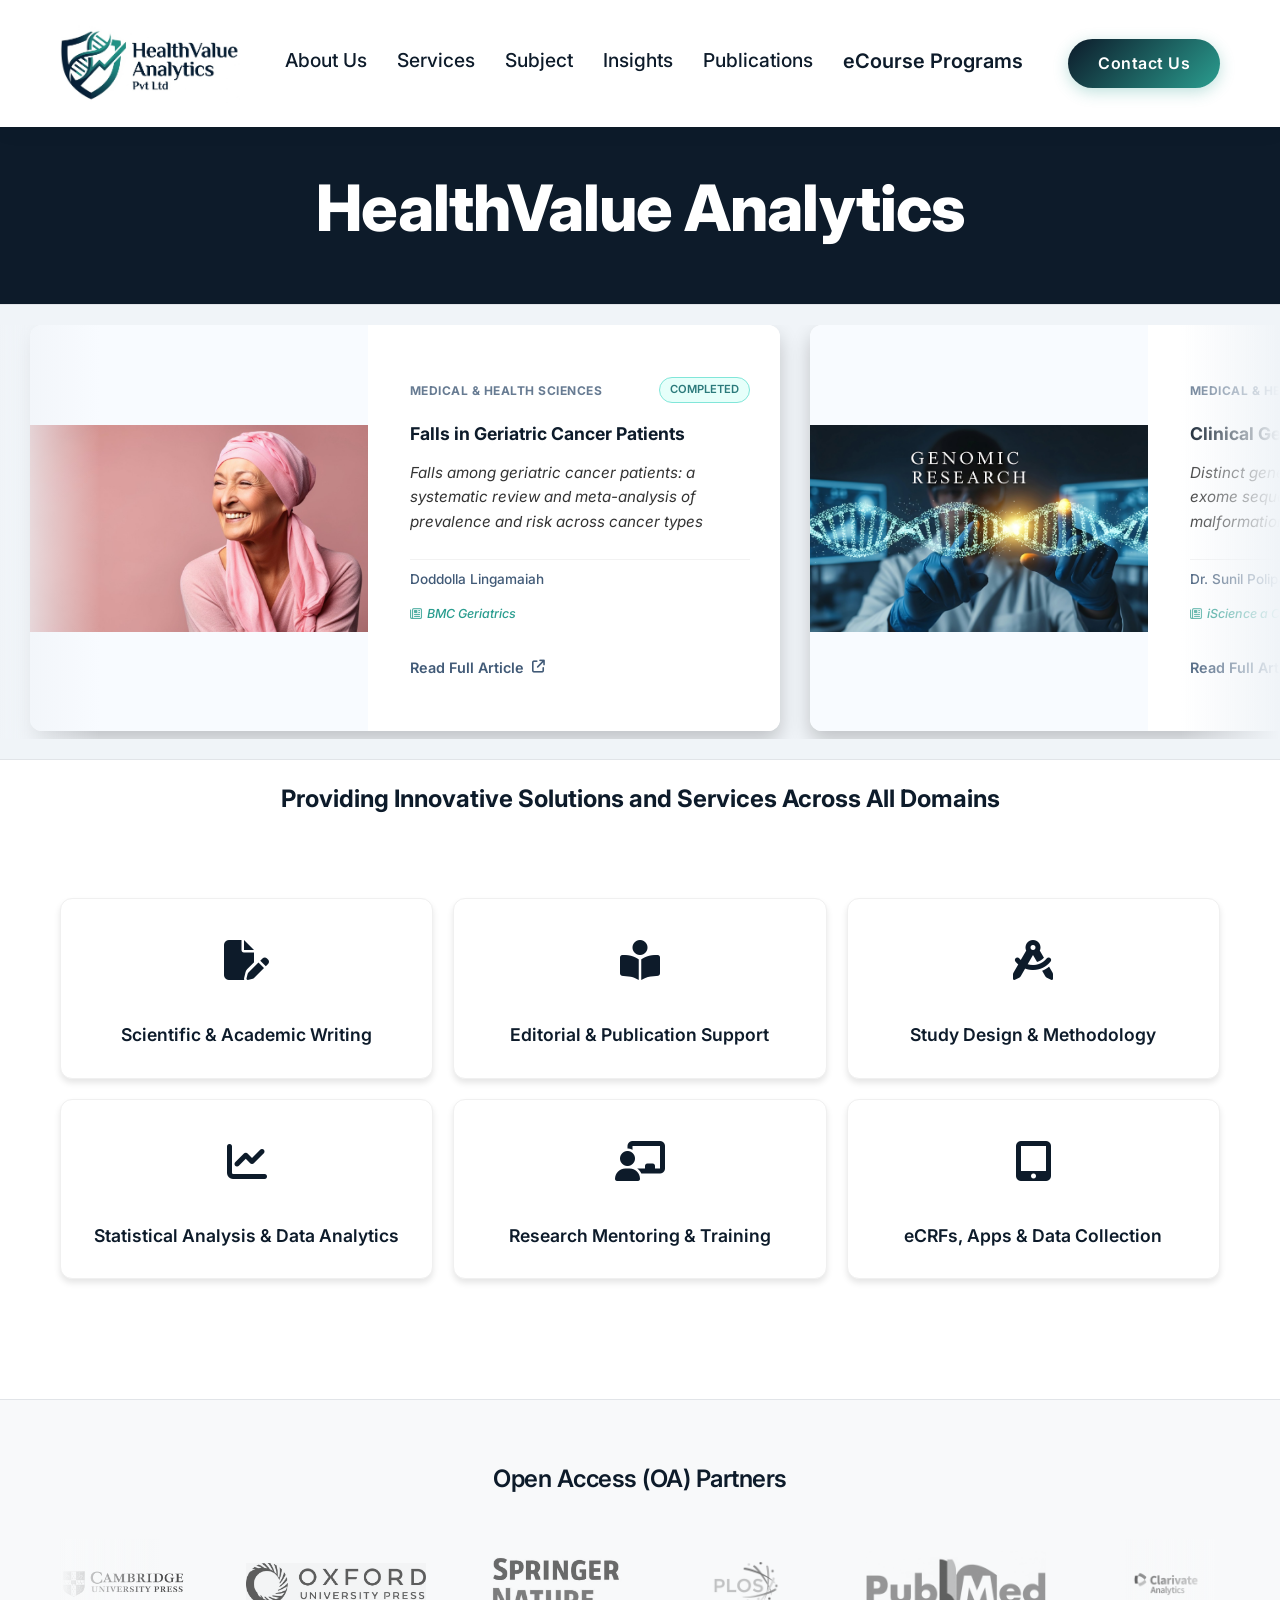
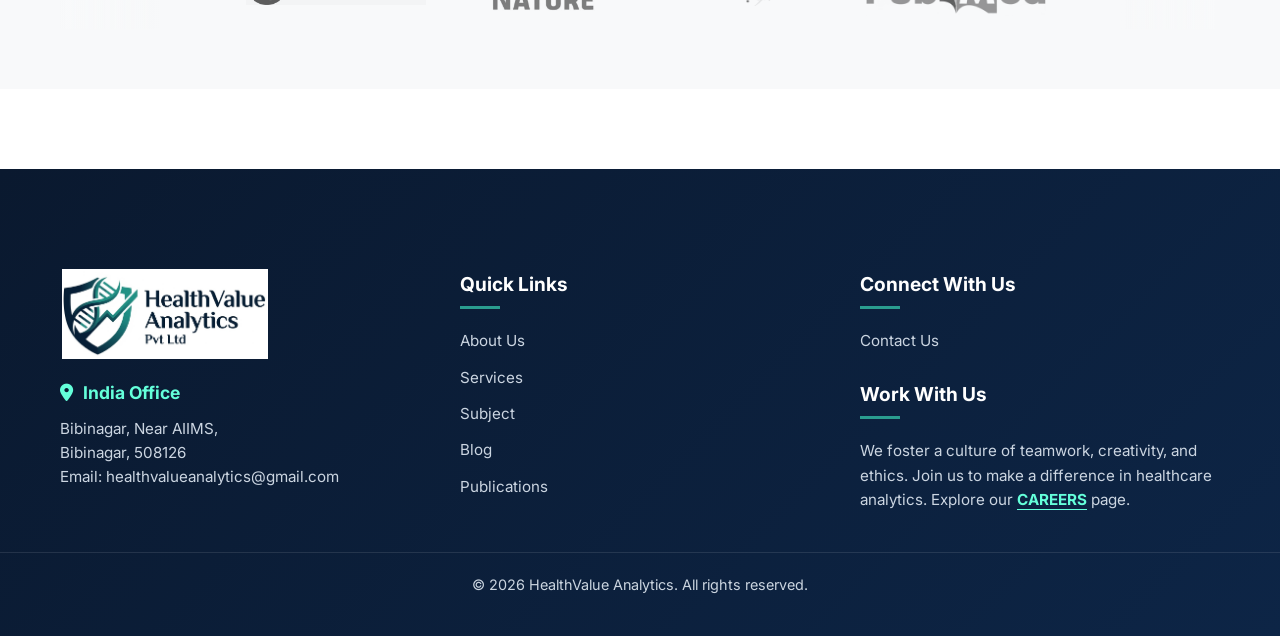
<file: index.html>
<!DOCTYPE html>
<html lang="en">
<head>
    <meta charset="UTF-8">
    <meta name="viewport" content="width=device-width, initial-scale=1.0">
    <title>HealthValue Analytics (HVA)</title>
    <link rel="preconnect" href="https://fonts.googleapis.com">
    <link rel="preconnect" href="https://fonts.gstatic.com" crossorigin>
    <link href="https://fonts.googleapis.com/css2?family=Inter:wght@400;500;600;700&display=swap" rel="stylesheet">
    <link rel="stylesheet" href="style.css">
    <!-- Using FontAwesome for icons -->
    <link rel="stylesheet" href="https://cdnjs.cloudflare.com/ajax/libs/font-awesome/6.4.0/css/all.min.css">
</head>
<body>

    <!-- Navigation Bar -->
    <nav class="navbar">
        <div class="container">
            <a href="#" class="logo">
                <img src="logo.png" alt="HealthValue Analytics Pvt Ltd" class="logo-img">
            </a>
            <div class="menu-toggle" id="mobile-menu">
                <span></span>
                <span></span>
                <span></span>
            </div>
            <div class="nav-links">
                <a href="#about-us" id="nav-about">About Us</a>
                <a href="#our-services" id="nav-services">Services</a>
                <a href="#subject-coverage" id="nav-subject">Subject</a>
                <a href="blog.html">Insights</a>
                <a href="publications.html">Publications</a>
                <a href="ecourses.html" class="nav-ecourses">eCourse Programs</a>
            </div>
            <a href="contact.html" class="btn-contact">Contact Us</a>
        </div>
    </nav>

    <!-- Hero Section -->
    <header class="hero">
        <div class="container hero-content">
            <h1>HealthValue Analytics</h1>

        </div>
    </header>

    <!-- Scrolling Updates Marquee -->
    <section class="updates-marquee">
        <div class="marquee-container">
            <div class="marquee-track" id="marquee-track">
                <!-- Items will be dynamically populated by script.js -->
            </div>
        </div>
    </section>

    <!-- Tagline (Moved) -->
    <div class="container" style="text-align: center; margin-top: 20px; margin-bottom: 20px;">
        <h2 class="tagline" style="color: var(--primary-color); font-size: 1.5rem;">Providing Innovative Solutions and Services Across All Domains</h2>
    </div>

    <!-- About Us Section -->
    <section id="about-us" class="about-us">
        <div class="container">
            <button class="section-close-btn" title="Close section"><i class="fa-solid fa-xmark"></i> Close</button>
            <div class="about-content">
                <p><strong>HealthValue Analytics</strong> is a leading academic and scientific platform dedicated to advancing excellence in research, healthcare, and evidence-based decision-making. We provide comprehensive writing, editing, and analytical services to researchers, clinicians, academicians, institutions, and industry partners across the globe.</p>
                
                <p>Our mission is to bridge the gap between high-quality research and impactful dissemination. We support the entire research lifecycle—from study conceptualization and protocol development to manuscript preparation, statistical analysis, and successful publication in reputable peer-reviewed journals.</p>
                
                <p>At HealthValue Analytics, we combine scientific rigor with editorial precision. Our multidisciplinary team comprises experienced researchers, medical writers, statisticians, methodologists, and subject-matter experts with strong backgrounds in clinical research, public health, pharmacology, health economics, and biomedical sciences. This enables us to deliver services that are not only technically accurate but also aligned with international ethical, regulatory, and reporting standards.</p>
                
                <p>We are committed to <span class="highlight-text">integrity, transparency, and academic excellence</span>. All our services adhere to globally accepted guidelines such as CONSORT, STROBE, PRISMA, ICMJE, and GCP, ensuring that the work we support meets the highest scientific and ethical benchmarks.</p>

                <h3>What We Do</h3>
                <ul>
                    <li>Academic and scientific writing</li>
                    <li>Manuscript editing and publication support</li>
                    <li>Systematic reviews and meta-analyses</li>
                    <li>Study design, protocol development, and statistical analysis</li>
                    <li>Real-world evidence and health outcomes research</li>
                    <li>Research mentoring and capacity building</li>
                </ul>

                <h3>Our Vision</h3>
                <p>To be a trusted global partner in academic and scientific research, empowering researchers and institutions to generate, communicate, and translate evidence that improves healthcare outcomes and policy.</p>

                <h3>Our Values</h3>
                <ul class="values-list">
                    <li><strong>Scientific Credibility:</strong> Led by experienced researchers and subject-matter experts</li>
                    <li><strong>End-to-End Support:</strong> From study conception to publication and dissemination</li>
                    <li><strong>Global Standards:</strong> Compliance with CONSORT, STROBE, PRISMA, ICMJE, and GCP</li>
                    <li><strong>Customized Solutions:</strong> Tailored services for academia, healthcare, and industry</li>
                    <li><strong>Impact-Driven:</strong> Focused on visibility, quality, and real-world relevance of research</li>
                </ul>

                <p class="closing-statement">HealthValue Analytics stands at the intersection of science, writing, and analytics—transforming data into knowledge and research into meaningful impact.</p>
            </div>
        </div>
    </section>

    </section>

    <!-- Services Section (Hidden by default, reuses about-us styles) -->
    <section id="our-services" class="about-us">
        <div class="container">
            <button class="section-close-btn" title="Close section"><i class="fa-solid fa-xmark"></i> Close</button>
            <div class="about-content">
                <p><strong>HealthValue Analytics</strong> delivers integrated scientific, analytical, and editorial solutions to support high-quality research, evidence generation, and impactful dissemination across academia, healthcare, and life sciences.</p>
                
                <hr style="margin: 30px 0; border: 0; border-top: 1px solid #e1e4e8;">

                <h3>Scientific & Academic Writing</h3>
                <ul>
                    <li>Research manuscripts and review articles</li>
                    <li>Systematic reviews and meta-analyses</li>
                    <li>Study protocols, SAPs, and grant writing</li>
                    <li>Abstracts, posters, and presentations</li>
                </ul>

                <hr style="margin: 30px 0; border: 0; border-top: 1px solid #e1e4e8;">

                <h3>Editorial & Publication Support</h3>
                <ul>
                    <li>Scientific and language editing</li>
                    <li>Journal selection and submission support</li>
                    <li>Peer-review response and revisions</li>
                    <li>Compliance with ICMJE, CONSORT, PRISMA, STROBE</li>
                </ul>

                <hr style="margin: 30px 0; border: 0; border-top: 1px solid #e1e4e8;">

                <h3>Study Design & Methodology</h3>
                <ul>
                    <li>RCTs and observational study design</li>
                    <li>Sample size and power calculations</li>
                    <li>CRFs and data collection tools</li>
                    <li>Ethics and regulatory documentation</li>
                </ul>

                <hr style="margin: 30px 0; border: 0; border-top: 1px solid #e1e4e8;">

                <h3>Statistical Analysis & Data Analytics</h3>
                <ul>
                    <li>Clinical and epidemiological analyses</li>
                    <li>Regression, survival, and longitudinal models</li>
                    <li>Data cleaning, validation, and visualization</li>
                    <li>Statistical interpretation and reporting</li>
                </ul>

                <hr style="margin: 30px 0; border: 0; border-top: 1px solid #e1e4e8;">

                <h3>Research Mentoring & Training</h3>
                <ul>
                    <li>Research mentoring and thesis support</li>
                    <li>Academic writing and methodology workshops</li>
                    <li>Statistics and publication strategy training</li>
                </ul>

                <hr style="margin: 30px 0; border: 0; border-top: 1px solid #e1e4e8;">

                <h3>eCRFs, Apps &amp; Data Collection Forms</h3>
                <ul>
                    <li>Custom electronic Case Report Form (eCRF) design</li>
                    <li>Simple web &amp; mobile app development for clinical data capture</li>
                    <li>Patient-facing and investigator-facing data collection tools</li>
                    <li>REDCap, KoBoToolbox &amp; custom platform setup</li>
                    <li>Offline-capable forms for low-connectivity settings</li>
                </ul>

                <hr style="margin: 30px 0; border: 0; border-top: 1px solid #e1e4e8;">

                <h3>Our Commitment</h3>
                <ul>
                    <li>Scientific rigor and ethical integrity</li>
                    <li>Global standards and regulatory alignment</li>
                    <li>Tailored, client-focused solutions</li>
                    <li>Evidence with real-world impact</li>
                </ul>

                <p class="closing-statement">HealthValue Analytics partners with researchers and organizations to transform data into credible evidence and informed decisions.</p>
            </div>
        </div>
    </section>

    </section>

    <!-- Subject Coverage Section (Hidden by default, reuses about-us styles) -->
    <section id="subject-coverage" class="about-us">
        <div class="container">
            <button class="section-close-btn" title="Close section"><i class="fa-solid fa-xmark"></i> Close</button>
            <div class="about-content">
                <p><strong>Across All Disciplines</strong></p>
                <p>HealthValue Analytics offers comprehensive medical, scientific, and technical writing services across a wide spectrum of disciplines. Our expertise spans both medical and non-medical domains, supporting academic, clinical, regulatory, and industry-focused research and documentation needs.</p>
                
                <p>Our team comprises certified scientific and medical writers, statisticians, and subject-matter experts with multidisciplinary backgrounds in life sciences, medicine, engineering, computer science, and emerging technologies. Specialists with deep therapeutic and domain-specific expertise are involved at every stage of the project lifecycle, ensuring scientific accuracy, regulatory compliance, and clarity of communication.</p>

                <hr style="margin: 30px 0; border: 0; border-top: 1px solid #e1e4e8;">

                <h3 style="text-align: center; font-size: 1.8rem; margin-bottom: 40px;">Disciplines We Cover</h3>

                <h3>Life Sciences & Biotechnology</h3>
                <ul>
                    <li>Animal Science</li>
                    <li>Agriculture & Agrotechnology</li>
                    <li>Biotechnology</li>
                    <li>Biomolecular Engineering</li>
                    <li>Bioengineering</li>
                    <li>Biomaterials & Biopolymers</li>
                    <li>Biophysics</li>
                    <li>Biochemistry</li>
                    <li>Cell Biology</li>
                    <li>Genomics & Glycobiology</li>
                    <li>Enzymes & Biocatalysts</li>
                    <li>Protein Engineering & Peptides</li>
                    <li>Tissue Engineering</li>
                    <li>Nanobiotechnology</li>
                    <li>Nutraceuticals</li>
                    <li>Biomonitoring</li>
                </ul>

                <hr style="margin: 30px 0; border: 0; border-top: 1px solid #e1e4e8;">

                <h3>Medical & Clinical Sciences</h3>
                <ul>
                    <li>Medicine & Life Sciences</li>
                    <li>Cardiology & Cardiovascular Biology</li>
                    <li>Cancer Research</li>
                    <li>Neurology & Neuroscience</li>
                    <li>Psychiatry & Psychology</li>
                    <li>Public Health</li>
                    <li>Dermatology</li>
                    <li>Diabetology</li>
                    <li>Gynecology</li>
                    <li>Dentistry</li>
                    <li>Surgery</li>
                    <li>Radiology & Medical Imaging</li>
                    <li>Medical Animation & Imaging Techniques</li>
                </ul>

                <hr style="margin: 30px 0; border: 0; border-top: 1px solid #e1e4e8;">

                <h3>Pharmaceutical & Chemical Sciences</h3>
                <ul>
                    <li>Pharmaceuticals</li>
                    <li>Medicinal & Pharmaceutical Chemistry</li>
                    <li>Medicinal Chemistry</li>
                    <li>Drug Delivery Systems</li>
                    <li>Nuclear Chemistry</li>
                    <li>Cosmeceuticals</li>
                </ul>

                <hr style="margin: 30px 0; border: 0; border-top: 1px solid #e1e4e8;">

                <h3>Engineering & Technology</h3>
                <ul>
                    <li>Biomedical Engineering</li>
                    <li>Chemical Engineering</li>
                    <li>Ceramic Engineering</li>
                    <li>Material Science</li>
                    <li>Molecular Engineering</li>
                    <li>Production Engineering</li>
                    <li>Nuclear Engineering</li>
                    <li>Optics & Electronics</li>
                    <li>Robotics</li>
                    <li>Sensor Technology</li>
                </ul>

                <hr style="margin: 30px 0; border: 0; border-top: 1px solid #e1e4e8;">

                <h3>Computing, Data & Digital Technologies</h3>
                <ul>
                    <li>Computer Science</li>
                    <li>Algorithms</li>
                    <li>Big Data & Hadoop</li>
                    <li>Data Mining</li>
                    <li>Biostatistical Programming</li>
                    <li>Bioinformatics & Biocomputing</li>
                    <li>Cloud Computing</li>
                    <li>Machine Learning</li>
                    <li>Internet of Things (IoT)</li>
                    <li>Augmented Reality</li>
                    <li>E-Learning</li>
                </ul>

                <hr style="margin: 30px 0; border: 0; border-top: 1px solid #e1e4e8;">

                <h3>Environmental, Food & Forensic Sciences</h3>
                <ul>
                    <li>Environmental Science</li>
                    <li>Food Science & Food Processing</li>
                    <li>Forensics</li>
                </ul>
            </div>
        </div>
    </section>

    <!-- Services Section (Grid) -->
    <section class="services">
        <div class="container">
            <div class="services-grid" id="services-grid">
                <!-- Card 1 -->
                <div class="service-card" data-service="1">
                    <div class="icon-box">
                        <i class="fa-solid fa-file-pen"></i>
                    </div>
                    <h3>Scientific & Academic Writing</h3>
                </div>
                <!-- Card 2 -->
                <div class="service-card" data-service="2">
                    <div class="icon-box">
                        <i class="fa-solid fa-book-open-reader"></i>
                    </div>
                    <h3>Editorial & Publication Support</h3>
                </div>
                <!-- Card 3 -->
                <div class="service-card" data-service="3">
                    <div class="icon-box">
                        <i class="fa-solid fa-compass-drafting"></i>
                    </div>
                    <h3>Study Design & Methodology</h3>
                </div>
                <!-- Card 4 -->
                <div class="service-card" data-service="4">
                    <div class="icon-box">
                        <i class="fa-solid fa-chart-line"></i>
                    </div>
                    <h3>Statistical Analysis & Data Analytics</h3>
                </div>
                <!-- Card 5 -->
                <div class="service-card" data-service="5">
                    <div class="icon-box">
                        <i class="fa-solid fa-chalkboard-user"></i>
                    </div>
                    <h3>Research Mentoring & Training</h3>
                </div>
                <!-- Card 6 -->
                <div class="service-card" data-service="6">
                    <div class="icon-box">
                        <i class="fa-solid fa-tablet-screen-button"></i>
                    </div>
                    <h3>eCRFs, Apps &amp; Data Collection</h3>
                </div>
            </div>

            <!-- Service Details Section (Expandable) -->
            <div id="service-details-container" class="service-details-container">
                <div class="service-content-wrapper" id="service-content">
                    <!-- Content will be injected here via JavaScript -->
                    <div class="placeholder-text">Select a service above to view details.</div>
                </div>
            </div>
        </div>
    </section>





    <!-- Partners & Collaborators Marquee -->
    <section class="partners-marquee">
        <div class="container">
            <h3>Open Access (OA) Partners</h3>
            <div class="partners-container">
                <div class="partners-track">
                    <!-- Original Set -->
                    <div class="partner-logo"><img src="partners/partner_01.jpg" alt="Partner 1"></div>
                    <div class="partner-logo"><img src="partners/partner_02.jpg" alt="Partner 2"></div>
                    <div class="partner-logo"><img src="partners/partner_03.jpg" alt="Partner 3"></div>
                    <div class="partner-logo"><img src="partners/partner_04.jpg" alt="Partner 4"></div>
                    <div class="partner-logo"><img src="partners/partner_05.png" alt="Partner 5"></div>
                    <div class="partner-logo"><img src="partners/partner_06.jpg" alt="Partner 6"></div>
                    <div class="partner-logo"><img src="partners/partner_07.png" alt="Partner 7"></div>
                    <div class="partner-logo"><img src="partners/partner_08.jpg" alt="Partner 8"></div>
                    <div class="partner-logo"><img src="partners/partner_09.jpg" alt="Partner 9"></div>
                    <div class="partner-logo"><img src="partners/partner_10.png" alt="Partner 10"></div>
                    <div class="partner-logo"><img src="partners/partner_11.png" alt="Partner 11"></div>
                    <div class="partner-logo"><img src="partners/partner_12.png" alt="Partner 12"></div>
                    <div class="partner-logo"><img src="partners/partner_13.jpg" alt="Partner 13"></div>
                    <div class="partner-logo"><img src="partners/partner_14.jpg" alt="Partner 14"></div>
                    
                    <!-- Duplicated Set for Infinite Scroll -->
                    <div class="partner-logo"><img src="partners/partner_01.jpg" alt="Partner 1"></div>
                    <div class="partner-logo"><img src="partners/partner_02.jpg" alt="Partner 2"></div>
                    <div class="partner-logo"><img src="partners/partner_03.jpg" alt="Partner 3"></div>
                    <div class="partner-logo"><img src="partners/partner_04.jpg" alt="Partner 4"></div>
                    <div class="partner-logo"><img src="partners/partner_05.png" alt="Partner 5"></div>
                    <div class="partner-logo"><img src="partners/partner_06.jpg" alt="Partner 6"></div>
                    <div class="partner-logo"><img src="partners/partner_07.png" alt="Partner 7"></div>
                    <div class="partner-logo"><img src="partners/partner_08.jpg" alt="Partner 8"></div>
                    <div class="partner-logo"><img src="partners/partner_09.jpg" alt="Partner 9"></div>
                    <div class="partner-logo"><img src="partners/partner_10.png" alt="Partner 10"></div>
                    <div class="partner-logo"><img src="partners/partner_11.png" alt="Partner 11"></div>
                    <div class="partner-logo"><img src="partners/partner_12.png" alt="Partner 12"></div>
                    <div class="partner-logo"><img src="partners/partner_13.jpg" alt="Partner 13"></div>
                    <div class="partner-logo"><img src="partners/partner_14.jpg" alt="Partner 14"></div>
                </div>
            </div>
        </div>
    </section>

    <!-- Footer Section (Simplified) -->
    <footer class="footer" id="contact-info">
        <div class="container footer-grid">
            <!-- Column 1: Company Info -->
            <div class="footer-col">
                <div class="footer-logo">
                    <img src="logo.png" alt="HealthValue Analytics Pvt Ltd" class="logo-img-footer">
                </div>
                <div class="office-info">
                    <h4><i class="fa-solid fa-location-dot"></i> India Office</h4>
                    <p>
                        Bibinagar, Near AIIMS,<br>
                        Bibinagar, 508126<br>
                        Email: <a href="mailto:healthvalueanalytics@gmail.com" class="footer-email">healthvalueanalytics@gmail.com</a>
                    </p>
                </div>
            </div>

            <!-- Column 2: Quick Links -->
            <div class="footer-col">
                <h3>Quick Links</h3>
                <ul class="footer-links">
                    <li><a href="#about-us">About Us</a></li>
                    <li><a href="#our-services">Services</a></li>
                    <li><a href="#subject-coverage">Subject</a></li>
                    <li><a href="blog.html">Blog</a></li>
                    <li><a href="publications.html">Publications</a></li>
                </ul>
            </div>

            <!-- Column 3: Connect -->
            <div class="footer-col">
                <h3>Connect With Us</h3>
                <ul class="footer-links">
                    <li><a href="contact.html">Contact Us</a></li>
                </ul>
                <div class="work-with-us">
                    <h3>Work With Us</h3>
                    <p>
                        We foster a culture of teamwork, creativity, and ethics. Join us to make a difference in healthcare analytics.
                        Explore our <a href="careers.html" class="career-link">CAREERS</a> page.
                    </p>
                </div>
            </div>
        </div>
        <div class="footer-bottom">
            <p>&copy; 2026 HealthValue Analytics. All rights reserved.</p>
        </div>
    </footer>

    <!-- Enquiry Modal -->
    <div id="enquire-modal" class="modal-overlay">
        <div class="modal-content">
            <button class="modal-close"><i class="fa-solid fa-xmark"></i></button>
            <h2>Send Us Your Enquiry</h2>
            <form id="enquiry-form">
                <div class="form-row">
                    <input type="text" placeholder="Full Name" required>
                    <input type="email" placeholder="Email Address" required>
                </div>
                <div class="form-row">
                    <input type="tel" placeholder="Phone">
                    <input type="text" placeholder="Subject">
                </div>
                <textarea placeholder="Your Message" rows="5" required></textarea>
                <button type="submit" class="btn-submit">Send Message</button>
            </form>
        </div>
    </div>

    <script src="script.js?v=1.3"></script>
</body>
</html>
</file>
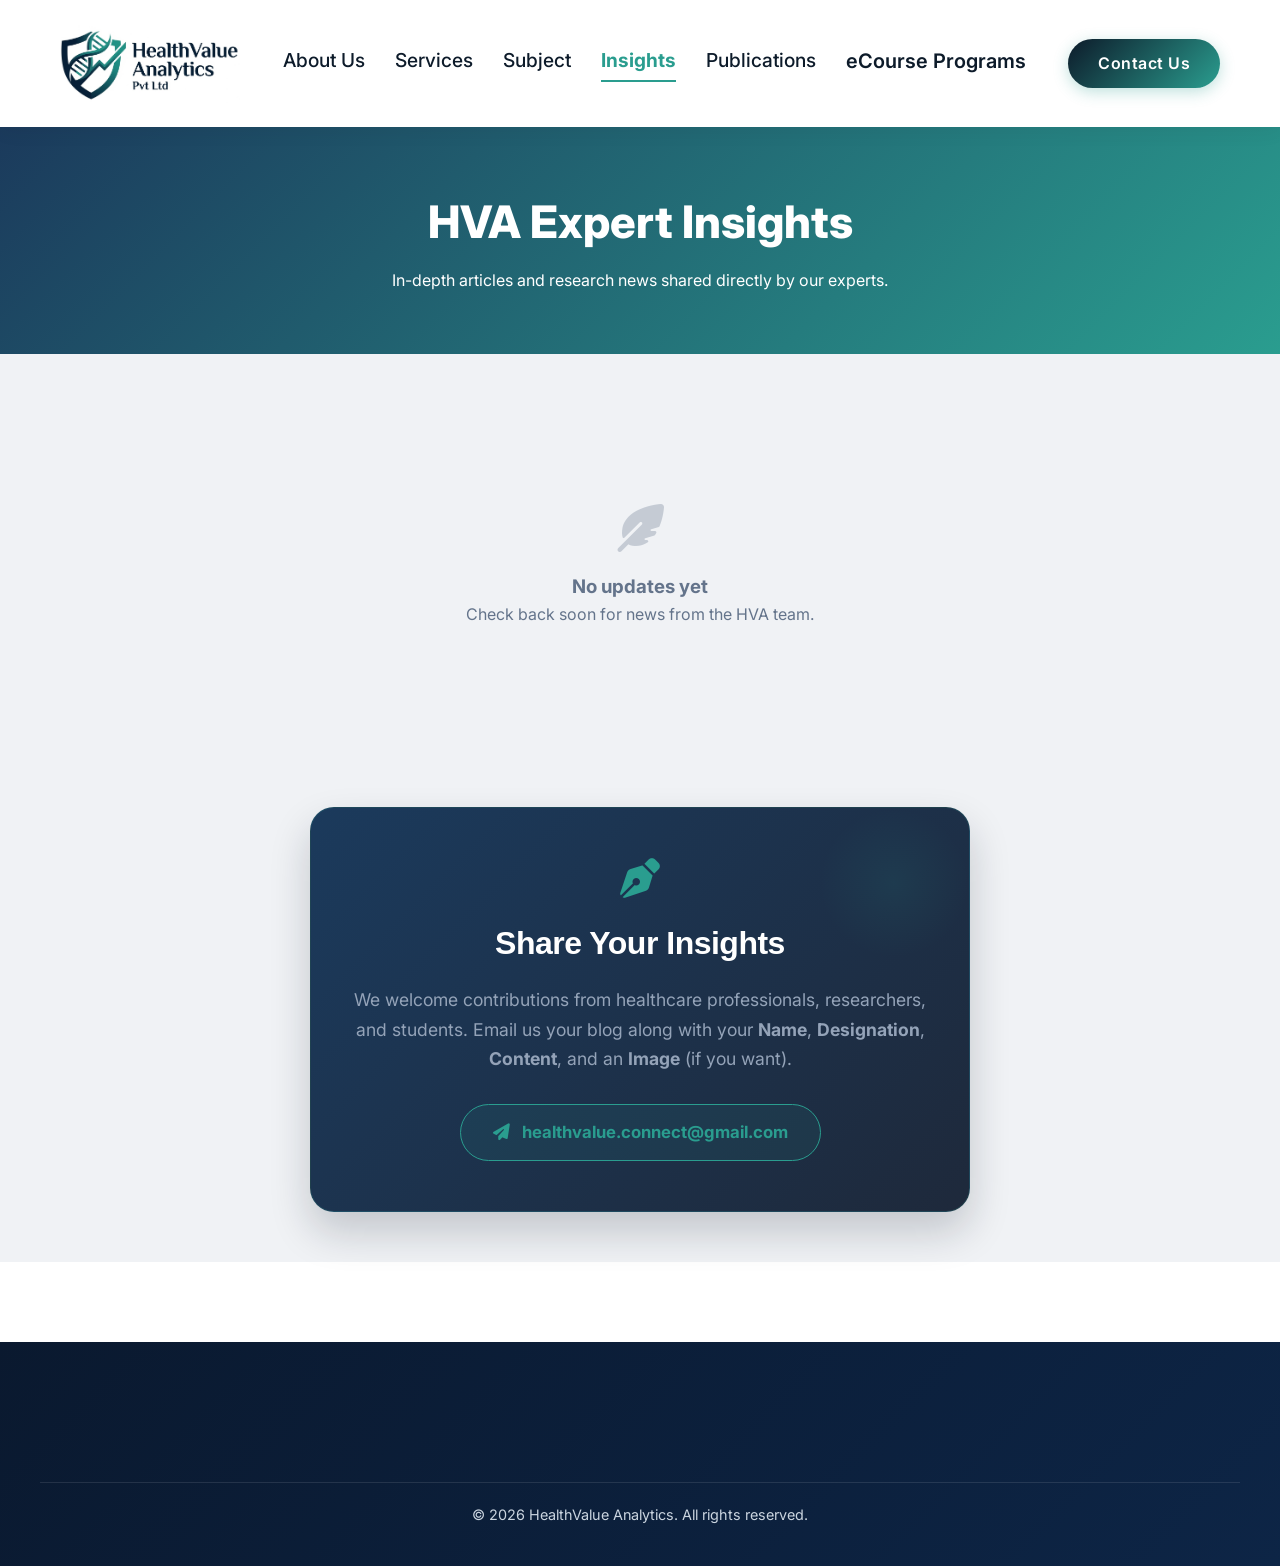
<file: blog.html>
<!DOCTYPE html>
<html lang="en">
<head>
    <meta charset="UTF-8">
    <meta name="viewport" content="width=device-width, initial-scale=1.0">
    <title>Expert Insights - HealthValue Analytics (HVA)</title>
    <meta name="description" content="Latest updates and insights from the HealthValue Analytics team.">
    <link rel="preconnect" href="https://fonts.googleapis.com">
    <link rel="preconnect" href="https://fonts.gstatic.com" crossorigin>
    <link href="https://fonts.googleapis.com/css2?family=Inter:wght@400;500;600;700;800&display=swap" rel="stylesheet">
    <link rel="stylesheet" href="style.css">
    <link rel="stylesheet" href="https://cdnjs.cloudflare.com/ajax/libs/font-awesome/6.4.0/css/all.min.css">
    <style>
        :root {
            --feed-bg: #f0f2f5;
            --hva-blue: #1b3a5c;
            --hva-teal: #2a9d8f;
        }

        .feed-hero {
            background: linear-gradient(135deg, var(--hva-blue) 0%, var(--hva-teal) 100%);
            color: white;
            padding: 60px 0;
            text-align: center;
        }

        .feed-hero h1 {
            font-size: 2.8rem;
            font-weight: 800;
            margin-bottom: 10px;
        }

        .feed-container {
            padding: 50px 0;
            background: var(--feed-bg);
            min-height: 800px;
        }

        .feed-content {
            max-width: 700px;
            margin: 0 auto;
        }

        /* --- Update Card --- */
        .update-card {
            background: white;
            border-radius: 12px;
            padding: 30px;
            margin-bottom: 25px;
            box-shadow: 0 2px 12px rgba(0,0,0,0.05);
            border: 1px solid #e1e4e8;
            transition: transform 0.2s;
        }

        .update-header {
            display: flex;
            align-items: center;
            gap: 15px;
            margin-bottom: 20px;
        }

        .team-avatar {
            width: 50px;
            height: 50px;
            background: var(--hva-blue);
            color: white;
            border-radius: 50%;
            display: flex;
            align-items: center;
            justify-content: center;
            font-weight: 800;
            font-size: 1.2rem;
            flex-shrink: 0;
            border: 2px solid var(--hva-teal);
            overflow: hidden;
        }

        .author-img {
            width: 100%;
            height: 100%;
            object-fit: cover;
        }

        .update-info h4 {
            color: var(--hva-blue);
            margin: 0;
            font-size: 1.15rem;
            font-family: 'Outfit', sans-serif;
            font-weight: 700;
        }

        .author-meta {
            font-size: 0.8rem;
            color: var(--hva-teal);
            font-weight: 600;
            text-transform: uppercase;
            letter-spacing: 0.5px;
            margin-bottom: 2px;
        }

        .update-date {
            font-size: 0.8rem;
            color: #94a3b8;
        }

        .update-body {
            color: #1e293b;
            line-height: 1.7;
            font-size: 1.05rem;
            white-space: pre-wrap;
        }

        .hashtag {
            color: #007bff;
            font-weight: 600;
            cursor: pointer;
            text-decoration: none;
        }

        .hashtag:hover {
            text-decoration: underline;
        }

        /* --- Skeleton Loading --- */
        .skeleton {
            background: #e2e8f0;
            background: linear-gradient(90deg, #e2e8f0 25%, #f8fafc 50%, #e2e8f0 75%);
            background-size: 200% 100%;
            animation: loading 1.5s infinite;
            border-radius: 12px;
            height: 200px;
            margin-bottom: 20px;
        }

        @keyframes loading {
            0% { background-position: 200% 0; }
            100% { background-position: -200% 0; }
        }

        #no-updates {
            text-align: center;
            padding: 100px 20px;
            color: #64748b;
            display: none;
        }
        /* --- Contribute CTA --- */
        .contribute-card {
            background: linear-gradient(135deg, var(--hva-blue), #1e293b);
            color: white;
            padding: 50px 40px;
            border-radius: 24px;
            text-align: center;
            margin-top: 80px;
            box-shadow: 0 20px 40px rgba(13, 27, 42, 0.2);
            border: 1px solid rgba(42, 157, 143, 0.2);
            position: relative;
            overflow: hidden;
        }
        .contribute-card::before {
            content: '';
            position: absolute;
            top: 0; right: 0;
            width: 150px; height: 150px;
            background: radial-gradient(circle, rgba(42, 157, 143, 0.1) 0%, transparent 70%);
            border-radius: 50%;
        }
        .contribute-card h3 {
            font-family: 'Outfit', sans-serif;
            font-size: 2rem;
            margin-bottom: 15px;
            color: #fff;
            letter-spacing: -0.5px;
        }
        .contribute-card p {
            color: #94a3b8;
            font-size: 1.1rem;
            line-height: 1.7;
            max-width: 650px;
            margin: 0 auto 30px;
        }
        .email-badge {
            background: rgba(42, 157, 143, 0.1);
            border: 1px solid var(--hva-teal);
            padding: 14px 32px;
            border-radius: 50px;
            color: var(--hva-teal);
            font-weight: 700;
            display: inline-flex;
            align-items: center;
            gap: 12px;
            text-decoration: none;
            transition: all 0.3s cubic-bezier(0.4, 0, 0.2, 1);
            font-size: 1.05rem;
        }
        .email-badge:hover {
            background: var(--hva-teal);
            color: white;
            transform: translateY(-3px) scale(1.02);
            box-shadow: 0 10px 20px rgba(42, 157, 143, 0.3);
        }


        @media (max-width: 768px) {
            .feed-hero h1 { font-size: 2.2rem; }
            .update-card { padding: 20px; }
        }
    </style>
</head>
<body>

    <!-- Navigation -->
    <nav class="navbar">
        <div class="container">
            <a href="index.html" class="logo">
                <img src="logo.png" alt="HealthValue Analytics" class="logo-img">
            </a>
            <div class="menu-toggle" id="mobile-menu">
                <span></span><span></span><span></span>
            </div>
            <div class="nav-links">
                <a href="index.html#about-us">About Us</a>
                <a href="index.html#our-services">Services</a>
                <a href="index.html#subject-coverage">Subject</a>
                <a href="blog.html" class="nav-active">Insights</a>
                <a href="publications.html">Publications</a>
                <a href="ecourses.html" class="nav-ecourses">eCourse Programs</a>
            </div>
            <a href="contact.html" class="btn-contact">Contact Us</a>
        </div>
    </nav>

    <!-- Hero -->
    <header class="feed-hero">
        <div class="container">
            <h1>HVA Expert Insights</h1>
            <p>In-depth articles and research news shared directly by our experts.</p>
        </div>
    </header>

    <!-- Feed Section -->
    <section class="feed-container">
        <div class="container feed-content">
            
            <!-- Loading Skeletons -->
            <div id="loading-state">
                <div class="skeleton"></div>
                <div class="skeleton"></div>
            </div>

            <!-- Empty State -->
            <div id="no-updates">
                <i class="fa-solid fa-feather-pointed" style="font-size: 3rem; margin-bottom: 20px; opacity: 0.3;"></i>
                <h3>No updates yet</h3>
                <p>Check back soon for news from the HVA team.</p>
            </div>

            <!-- The Feed -->
            <div id="update-feed"></div>

            <!-- Contribute CTA -->
            <div class="contribute-card">
                <i class="fa-solid fa-pen-nib" style="font-size: 2.5rem; color: var(--hva-teal); margin-bottom: 20px;"></i>
                <h3>Share Your Insights</h3>
                <p>We welcome contributions from healthcare professionals, researchers, and students. Email us your blog along with your <strong>Name</strong>, <strong>Designation</strong>, <strong>Content</strong>, and an <strong>Image</strong> (if you want).</p>
                <a href="mailto:healthvalue.connect@gmail.com" class="email-badge">
                    <i class="fa-solid fa-paper-plane"></i> healthvalue.connect@gmail.com
                </a>
            </div>
        </div>
    </section>

    <!-- Footer -->
    <footer class="footer">
        <div class="container footer-bottom">
            <p>&copy; 2026 HealthValue Analytics. All rights reserved.</p>
        </div>
    </footer>

    <script>
        const SCRIPT_URL = 'https://script.google.com/macros/s/AKfycbwwUzDmlxViAQo30fEmtDZW32EE8nqDsciKH1loOv4WlvmsYuihhl2FE0Ra2uIc1aPp/exec';

        let allPosts = [];

        async function fetchUpdates() {
            try {
                const response = await fetch(`${SCRIPT_URL}?action=getBlog`);
                const data = await response.json();
                
                document.getElementById('loading-state').style.display = 'none';
                
                // Filter: Only show posts where Approved is "TRUE"
                allPosts = (data.posts || []).filter(p => p.Approved === "TRUE" || p.Approved === true);

                if (allPosts.length === 0) {
                    document.getElementById('no-updates').style.display = 'block';
                    return;
                }

                renderFeed(allPosts);
            } catch (error) {
                console.error("Error fetching updates:", error);
                document.getElementById('loading-state').style.display = 'none';
                document.getElementById('no-updates').style.display = 'block';
            }
        }

        function filterByTag(tag) {
            const filtered = allPosts.filter(p => 
                p.Content && p.Content.toLowerCase().includes('#' + tag.toLowerCase())
            );
            renderFeed(filtered, tag);
            window.scrollTo({ top: 0, behavior: 'smooth' });
        }

        function clearFilter() {
            renderFeed(allPosts);
        }

        function formatContent(text) {
            if (!text) return "";
            // Replace hashtags with clickable links
            return text.replace(/#(\w+)/g, '<a href="javascript:void(0)" onclick="filterByTag(\'$1\')" class="hashtag">#$1</a>');
        }

        function renderFeed(posts, activeTag = null) {
            const feedContainer = document.getElementById('update-feed');
            
            let html = "";
            
            if (activeTag) {
                html += `
                    <div style="margin-bottom: 25px; display: flex; justify-content: space-between; align-items: center; background: white; padding: 15px 25px; border-radius: 12px; border: 1px solid var(--hva-teal); box-shadow: 0 4px 15px rgba(0,0,0,0.05);">
                        <div style="color: var(--hva-blue); font-weight: 600;">
                            <i class="fa-solid fa-filter"></i> Showing posts for <span class="hashtag">#${activeTag}</span>
                        </div>
                        <button onclick="clearFilter()" style="background: var(--hva-blue); color: white; border: none; padding: 6px 15px; border-radius: 6px; cursor: pointer; font-weight: 600; font-size: 0.85rem; transition: opacity 0.2s;">View All Posts</button>
                    </div>
                `;
            }

            if (posts.length === 0) {
                html += `<div style="text-align:center; padding: 50px; color: #64748b;">No posts found with this tag.</div>`;
            } else {
                html += posts.map(post => {
                    const name = post.AuthorName || 'HVA Team';
                    const role = post.AuthorRole || 'Healthcare Analytics Expert';
                    const image = post.AuthorImage || '';
                    const avatarContent = image 
                        ? `<img src="${image}" alt="${name}" class="author-img">`
                        : name.charAt(0);

                    return `
                        <div class="update-card">
                            <div class="update-header">
                                <div class="team-avatar">${avatarContent}</div>
                                <div class="update-info">
                                    <div class="author-meta">${role}</div>
                                    <h4>${name}</h4>
                                    <div class="update-date"><i class="fa-regular fa-clock"></i> ${post.Date || 'Recently posted'}</div>
                                </div>
                            </div>
                            <div class="update-body">${formatContent(post.Content || '')}</div>
                        </div>
                    `;
                }).join('');
            }
            
            feedContainer.innerHTML = html;
        }

        // Mobile Menu
        const menuToggle = document.getElementById('mobile-menu');
        const navLinks = document.querySelector('.nav-links');
        if (menuToggle) {
            menuToggle.addEventListener('click', () => {
                navLinks.classList.toggle('active');
                menuToggle.classList.toggle('open');
            });
        }

        fetchUpdates();
    </script>
</body>
</html>
</file>
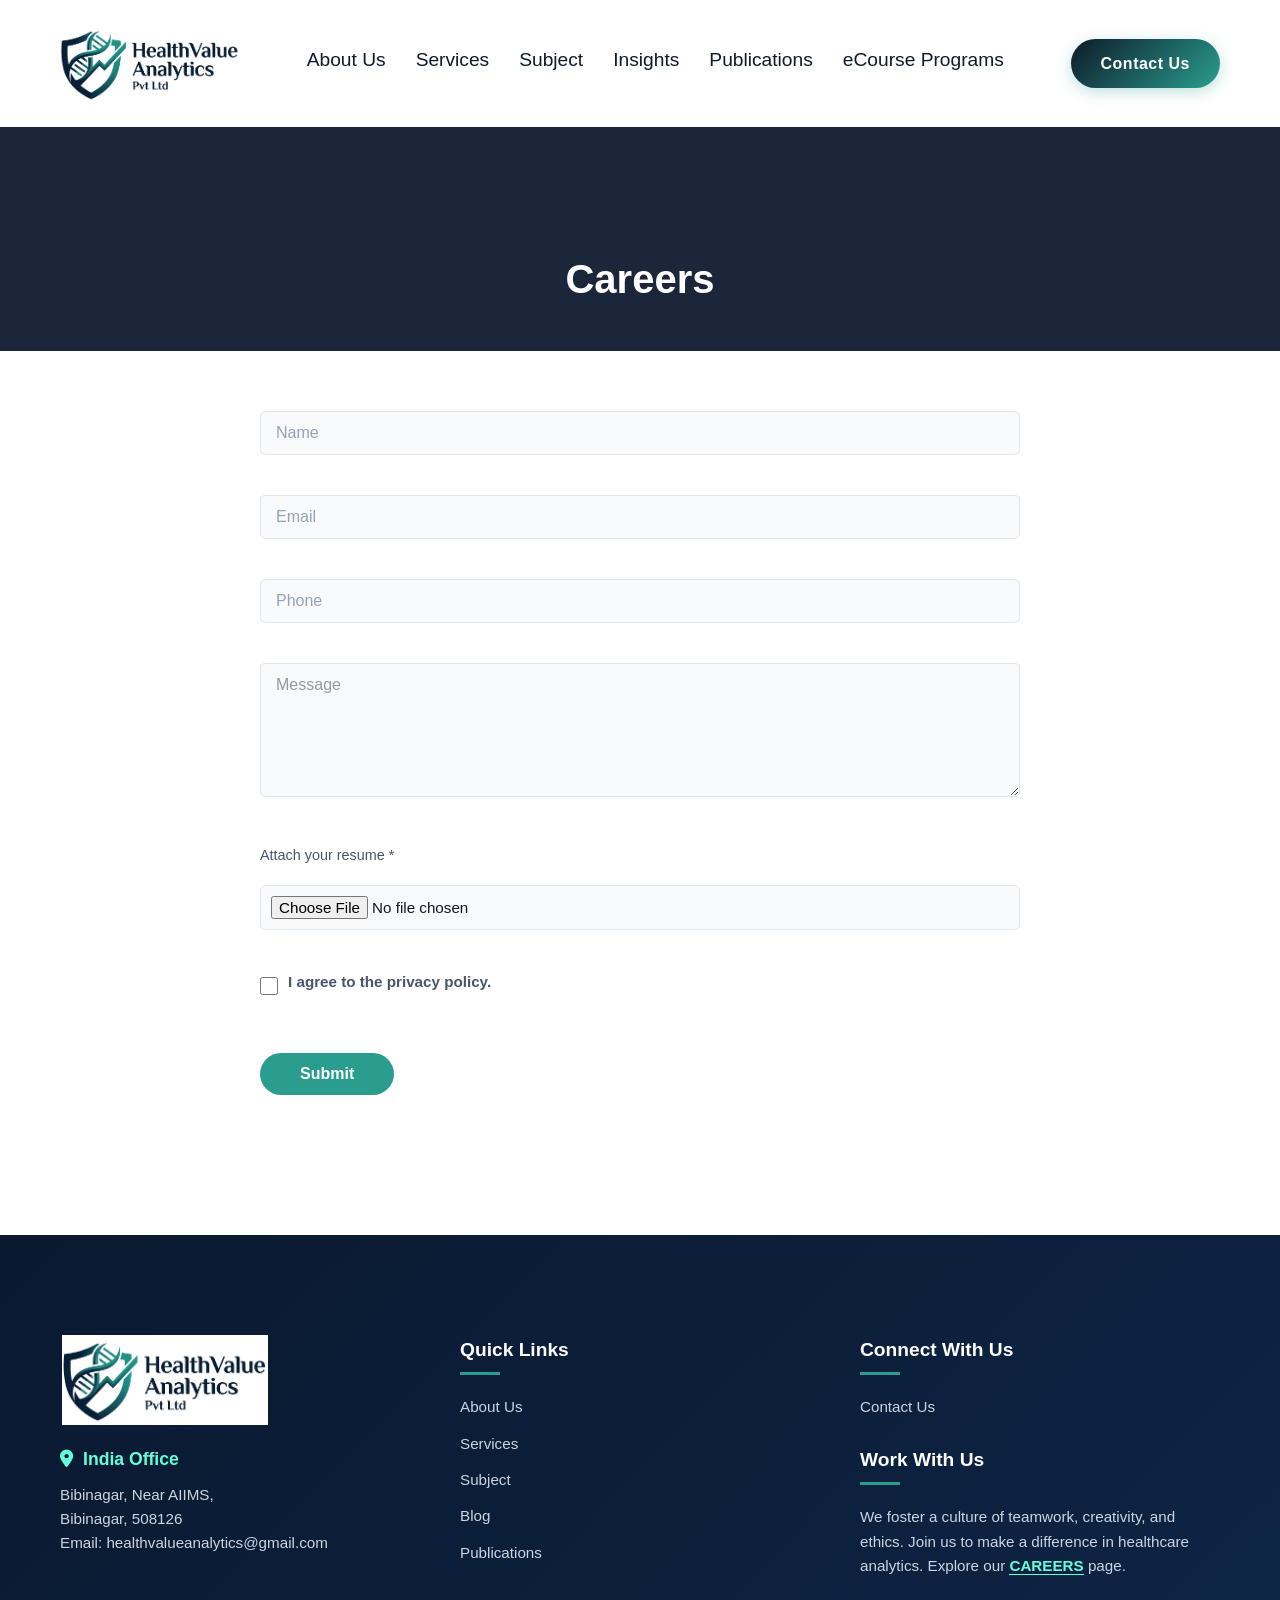
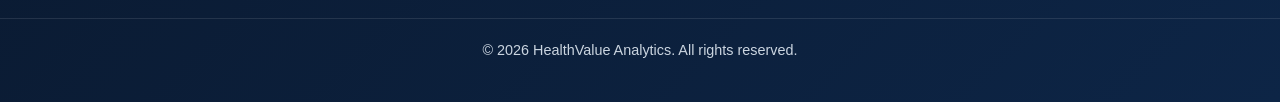
<file: careers.html>
<!DOCTYPE html>
<html lang="en">
<head>
    <meta charset="UTF-8">
    <meta name="viewport" content="width=device-width, initial-scale=1.0">
    <title>Careers - HealthValue Analytics</title>
    <link rel="stylesheet" href="style.css">
    <link rel="stylesheet" href="https://cdnjs.cloudflare.com/ajax/libs/font-awesome/6.5.1/css/all.min.css">
    <link href="https://fonts.googleapis.com/css2?family=Poppins:wght@300;400;500;600;700&display=swap" rel="stylesheet">
</head>
<body>
    <!-- Navigation -->
    <nav class="navbar">
        <div class="container nav-container">
            <a href="index.html" class="logo">
                <img src="logo.png" alt="HealthValue Analytics Pvt Ltd" class="logo-img">
            </a>
            <div class="menu-toggle" id="mobile-menu">
                <span></span>
                <span></span>
                <span></span>
            </div>
            <div class="nav-links">
                <a href="index.html#about-us">About Us</a>
                <a href="index.html#our-services">Services</a>
                <a href="index.html#subject-coverage">Subject</a>
                <a href="blog.html">Insights</a>
                <a href="publications.html">Publications</a>
                <a href="ecourses.html">eCourse Programs</a>
            </div>
            <a href="contact.html" class="btn-contact">Contact Us</a>
        </div>
    </nav>

    <!-- Careers Header -->
    <section class="careers-header">
        <div class="container">
            <h1>Careers</h1>
        </div>
    </section>

    <!-- Careers Form Section -->
    <section class="careers-section">
        <div class="container careers-form-container">
            <form action="mailto:healthvalueanalytics@gmail.com" method="post" enctype="text/plain" id="careers-form">
                <div class="form-group">
                    <input type="text" name="name" placeholder="Name" required>
                </div>
                <div class="form-group">
                    <input type="email" name="email" placeholder="Email" required>
                </div>
                <div class="form-group">
                    <input type="tel" name="phone" placeholder="Phone">
                </div>
                <div class="form-group">
                    <textarea name="message" rows="6" placeholder="Message" required></textarea>
                </div>
                
                <div class="form-group file-upload-group">
                    <label for="resume">Attach your resume *</label>
                    <div class="file-input-wrapper">
                        <input type="file" id="resume" name="resume" accept=".pdf,.doc,.docx" required>
                    </div>
                </div>

                <div class="form-group checkbox-group">
                    <input type="checkbox" id="privacy" required>
                    <label for="privacy">I agree to the privacy policy.</label>
                </div>

                <button type="submit" class="btn-submit-career">Submit</button>
            </form>
        </div>
    </section>

    <!-- Footer -->
    <footer class="footer" id="contact-info">
        <div class="container footer-grid">
            <div class="footer-col">
                <div class="footer-logo">
                    <img src="logo.png" alt="HealthValue Analytics Pvt Ltd" class="logo-img-footer">
                </div>
                <div class="office-info">
                    <h4><i class="fa-solid fa-location-dot"></i> India Office</h4>
                    <p>
                        Bibinagar, Near AIIMS,<br>
                        Bibinagar, 508126<br>
                        Email: <a href="mailto:healthvalueanalytics@gmail.com" class="footer-email">healthvalueanalytics@gmail.com</a>
                    </p>
                </div>
            </div>
            <div class="footer-col">
                <h3>Quick Links</h3>
                <ul class="footer-links">
                    <li><a href="index.html#about-us">About Us</a></li>
                    <li><a href="index.html#our-services">Services</a></li>
                    <li><a href="index.html#subject-coverage">Subject</a></li>
                    <li><a href="blog.html">Blog</a></li>
                    <li><a href="publications.html">Publications</a></li>
                </ul>
            </div>
            <div class="footer-col">
                <h3>Connect With Us</h3>
                <ul class="footer-links">
                    <li><a href="contact.html">Contact Us</a></li>
                </ul>
                <div class="work-with-us">
                    <h3>Work With Us</h3>
                    <p>
                        We foster a culture of teamwork, creativity, and ethics. Join us to make a difference in healthcare analytics.
                        Explore our <a href="careers.html" class="career-link">CAREERS</a> page.
                    </p>
                </div>
            </div>
        </div>
        <div class="footer-bottom">
            <p>&copy; 2026 HealthValue Analytics. All rights reserved.</p>
        </div>
    </footer>

    <script src="script.js?v=1.3"></script>
    <script>
        // --- CONFIGURATION ---
        const SCRIPT_URL = 'https://script.google.com/macros/s/AKfycbwwUzDmlxViAQo30fEmtDZW32EE8nqDsciKH1loOv4WlvmsYuihhl2FE0Ra2uIc1aPp/exec';

        const careersForm = document.getElementById('careers-form');
        
        if (careersForm) {
            careersForm.addEventListener('submit', function(e) {
                e.preventDefault();
                
                const submitBtn = careersForm.querySelector('button[type="submit"]');
                const originalBtnText = submitBtn.innerHTML;
                
                submitBtn.disabled = true;
                submitBtn.innerHTML = '<i class="fa-solid fa-spinner fa-spin"></i> Submitting...';

                const formData = new FormData(careersForm);
                const data = Object.fromEntries(formData.entries());

                // Note: Files are NOT sent in this basic implementation 
                // but we record the intent and text data.
                const payload = {
                    subject: `Career Application: ${data.name}`,
                    ...data,
                    source: 'Careers Page Form'
                };

                fetch(SCRIPT_URL, {
                    method: 'POST',
                    mode: 'no-cors',
                    cache: 'no-cache',
                    headers: { 'Content-Type': 'application/json' },
                    body: JSON.stringify(payload)
                })
                .then(() => {
                    alert('Application received! Thank you for your interest in HVA.');
                    careersForm.reset();
                })
                .catch(error => {
                    console.error('Error!', error.message);
                    alert('Submission error. Please try again later.');
                })
                .finally(() => {
                    submitBtn.disabled = false;
                    submitBtn.innerHTML = originalBtnText;
                });
            });
        }
    </script>
</body>
</html>
</file>
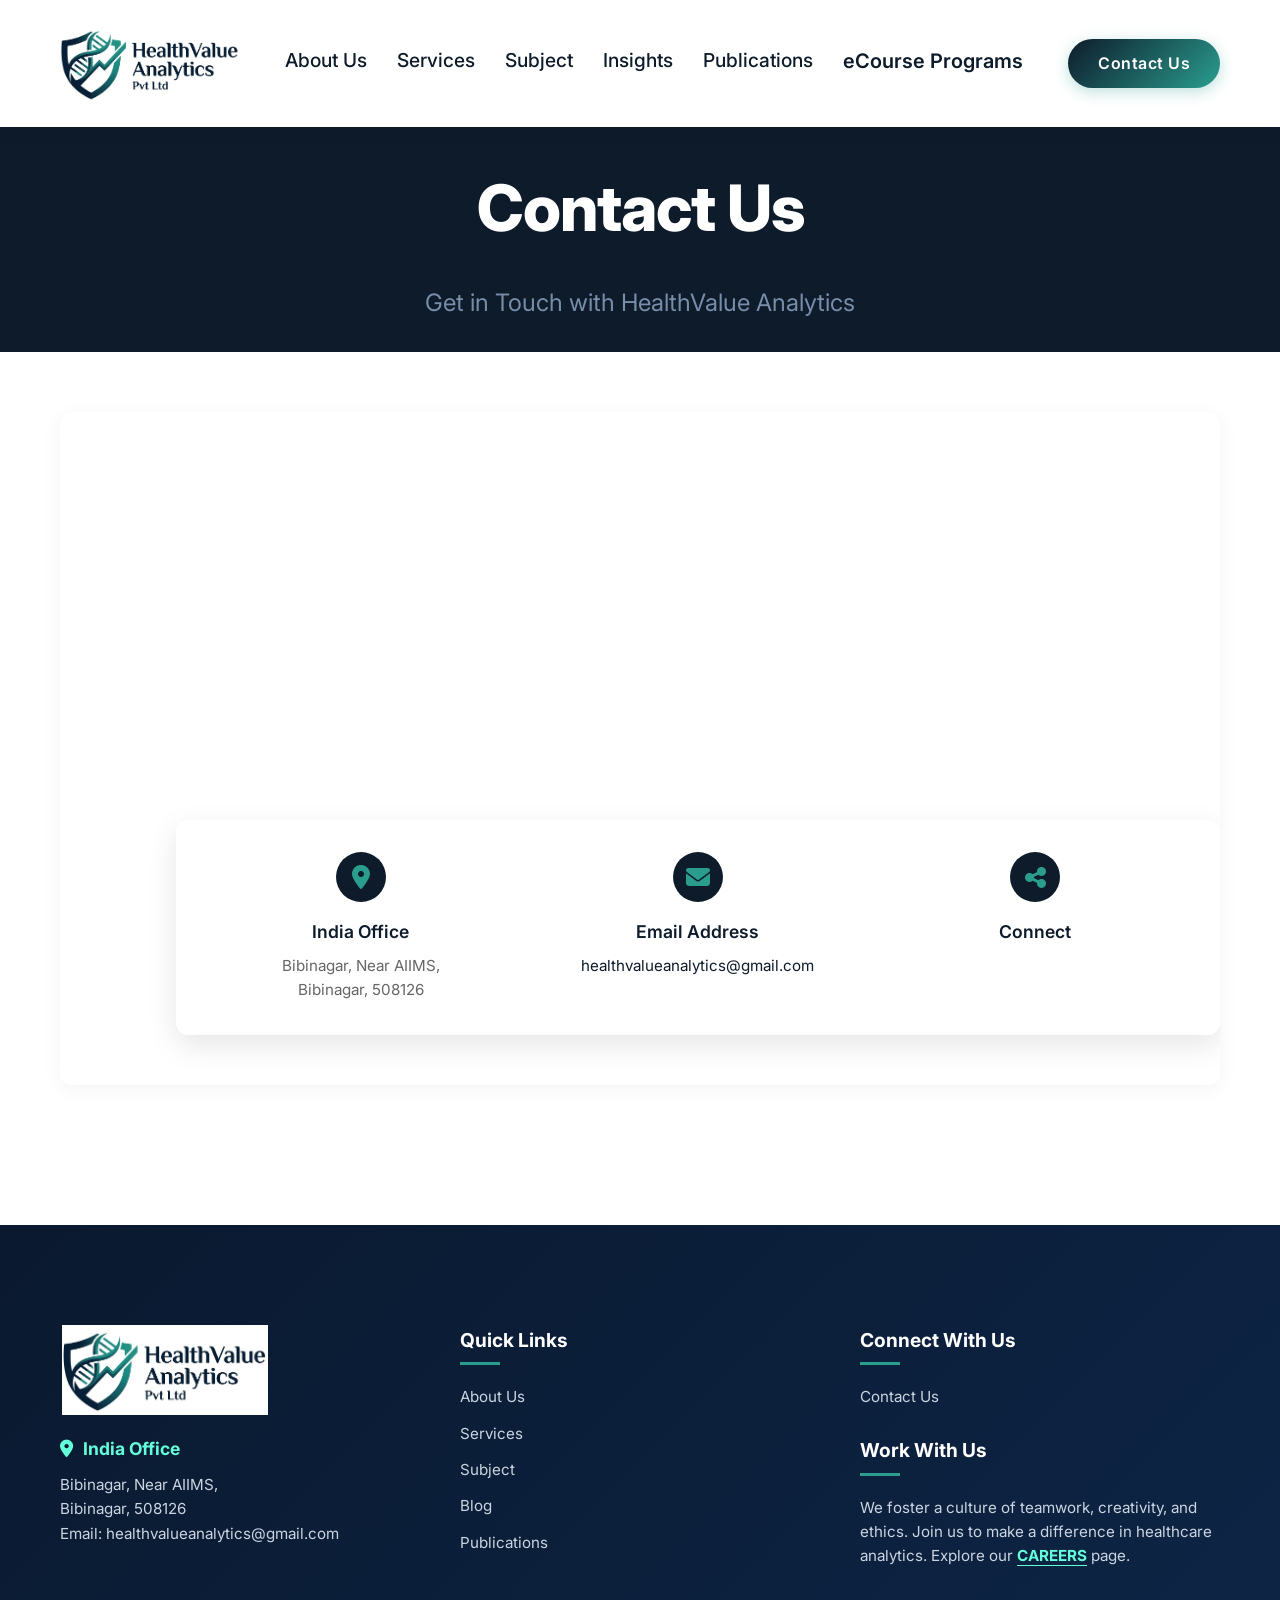
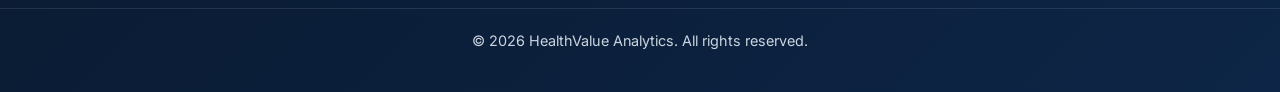
<file: contact.html>
<!DOCTYPE html>
<html lang="en">
<head>
    <meta charset="UTF-8">
    <meta name="viewport" content="width=device-width, initial-scale=1.0">
    <title>Contact Us - HealthValue Analytics</title>
    <link rel="stylesheet" href="style.css">
    <link rel="preconnect" href="https://fonts.googleapis.com">
    <link rel="preconnect" href="https://fonts.gstatic.com" crossorigin>
    <link href="https://fonts.googleapis.com/css2?family=Inter:wght@400;500;600;700&display=swap" rel="stylesheet">
    <link rel="stylesheet" href="https://cdnjs.cloudflare.com/ajax/libs/font-awesome/6.4.0/css/all.min.css">
</head>
<body>
    <!-- Navigation -->
    <nav class="navbar">
        <div class="container">
            <a href="index.html" class="logo">
                <img src="logo.png" alt="HealthValue Analytics Pvt Ltd" class="logo-img">
            </a>
            <div class="menu-toggle" id="mobile-menu">
                <span></span>
                <span></span>
                <span></span>
            </div>
            <div class="nav-links">
                <a href="index.html#about-us">About Us</a>
                <a href="index.html#our-services">Services</a>
                <a href="index.html#subject-coverage">Subject</a>
                <a href="blog.html">Insights</a>
                <a href="publications.html">Publications</a>
                <a href="ecourses.html" class="nav-ecourses">eCourse Programs</a>
            </div>
            <a href="contact.html" class="btn-contact">Contact Us</a>
        </div>
    </nav>

    <!-- Hero Section -->
    <header class="hero">
        <div class="container hero-content">
            <h1>Contact Us</h1>
            <h2 class="tagline">Get in Touch with HealthValue Analytics</h2>
        </div>
    </header>

    <!-- Contact Content Section -->
    <section class="about-us open"> <!-- reusing 'about-us' styles for consistent padding/bg, forcing 'open' -->
        <div class="container">
            <!-- Map and Contact Info can go here. Reusing the previous structure but wrapping it nicely -->
            
            <div class="map-container" style="margin-top: 0; box-shadow: 0 4px 20px rgba(0,0,0,0.05); border-radius: 12px; overflow: hidden;">
                <!-- Google Embed Map -->
                <iframe src="https://www.google.com/maps/embed?pb=!1m18!1m12!1m3!1d15220.04646738988!2d78.79069502932977!3d17.476483664796783!2m3!1f0!2f0!3f0!3m2!1i1024!2i768!4f13.1!3m3!1m2!1s0x3bcb9b0ac640c499%3A0xe549b6736270d4d9!2sBibinagar%2C%20Telangana%20508126!5e0!3m2!1sen!2sin!4v1706634589123!5m2!1sen!2sin" 
                width="100%" height="450" style="border:0;" allowfullscreen="" loading="lazy" referrerpolicy="no-referrer-when-downgrade"></iframe>
                
                <div class="floating-contact-card" style="position: relative; top: -50px; margin: 0 auto; width: 90%; background: white; padding: 2rem; border-radius: 12px; box-shadow: 0 10px 30px rgba(0,0,0,0.1); display: flex; justify-content: space-around; flex-wrap: wrap; gap: 2rem;">
                    <div class="contact-col" style="text-align: center; flex: 1; min-width: 200px;">
                        <div class="icon-circle" style="background: var(--primary-color); color: white; width: 50px; height: 50px; border-radius: 50%; display: flex; align-items: center; justify-content: center; margin: 0 auto 1rem; font-size: 1.2rem;">
                            <i class="fa-solid fa-location-dot"></i>
                        </div>
                        <h4 style="color: var(--primary-color); margin-bottom: 0.5rem;">India Office</h4>
                        <p style="color: #666; line-height: 1.6;">
                            Bibinagar, Near AIIMS,<br>
                            Bibinagar, 508126
                        </p>
                    </div>

                    <div class="contact-col" style="text-align: center; flex: 1; min-width: 200px;">
                        <div class="icon-circle" style="background: var(--primary-color); color: white; width: 50px; height: 50px; border-radius: 50%; display: flex; align-items: center; justify-content: center; margin: 0 auto 1rem; font-size: 1.2rem;">
                            <i class="fa-solid fa-envelope"></i>
                        </div>
                        <h4 style="color: var(--primary-color); margin-bottom: 0.5rem;">Email Address</h4>
                        <p>
                            <a href="mailto:healthvalueanalytics@gmail.com" class="contact-link" style="color: var(--primary-color); text-decoration: none;">healthvalueanalytics@gmail.com</a>
                        </p>
                    </div>

                    <div class="contact-col" style="text-align: center; flex: 1; min-width: 200px;">
                        <div class="icon-circle" style="background: var(--primary-color); color: white; width: 50px; height: 50px; border-radius: 50%; display: flex; align-items: center; justify-content: center; margin: 0 auto 1rem; font-size: 1.2rem;">
                            <i class="fa-solid fa-share-nodes"></i>
                        </div>
                        <h4 style="color: var(--primary-color); margin-bottom: 0.5rem;">Connect</h4>
                        <div class="contact-socials" style="display: flex; gap: 1rem; justify-content: center; margin-top: 0.5rem;">
                            <a href="#" style="color: var(--primary-color); font-size: 1.5rem;"><i class="fa-brands fa-linkedin"></i></a>
                            <a href="#" style="color: var(--primary-color); font-size: 1.5rem;"><i class="fa-brands fa-twitter"></i></a>
                        </div>
                    </div>
                </div>
            </div>
        </div>
    </section>

    <!-- Footer -->
    <footer class="footer" id="contact-info">
        <div class="container footer-grid">
            <div class="footer-col">
                <div class="footer-logo">
                    <img src="logo.png" alt="HealthValue Analytics Pvt Ltd" class="logo-img-footer">
                </div>
                <div class="office-info">
                    <h4><i class="fa-solid fa-location-dot"></i> India Office</h4>
                    <p>
                        Bibinagar, Near AIIMS,<br>
                        Bibinagar, 508126<br>
                        Email: <a href="mailto:healthvalueanalytics@gmail.com" class="footer-email">healthvalueanalytics@gmail.com</a>
                    </p>
                </div>
            </div>
            <div class="footer-col">
                <h3>Quick Links</h3>
                <ul class="footer-links">
                    <li><a href="index.html#about-us">About Us</a></li>
                    <li><a href="index.html#our-services">Services</a></li>
                    <li><a href="index.html#subject-coverage">Subject</a></li>
                    <li><a href="blog.html">Blog</a></li>
                    <li><a href="publications.html">Publications</a></li>
                </ul>
            </div>
            <div class="footer-col">
                <h3>Connect With Us</h3>
                <ul class="footer-links">
                    <li><a href="contact.html">Contact Us</a></li>
                </ul>
                <div class="work-with-us">
                    <h3>Work With Us</h3>
                    <p>
                        We foster a culture of teamwork, creativity, and ethics. Join us to make a difference in healthcare analytics.
                        Explore our <a href="careers.html" class="career-link">CAREERS</a> page.
                    </p>
                </div>
            </div>
        </div>
        <div class="footer-bottom">
            <p>&copy; 2026 HealthValue Analytics. All rights reserved.</p>
        </div>
    </footer>

    <script src="script.js?v=1.3"></script>
</body>
</html>
</file>
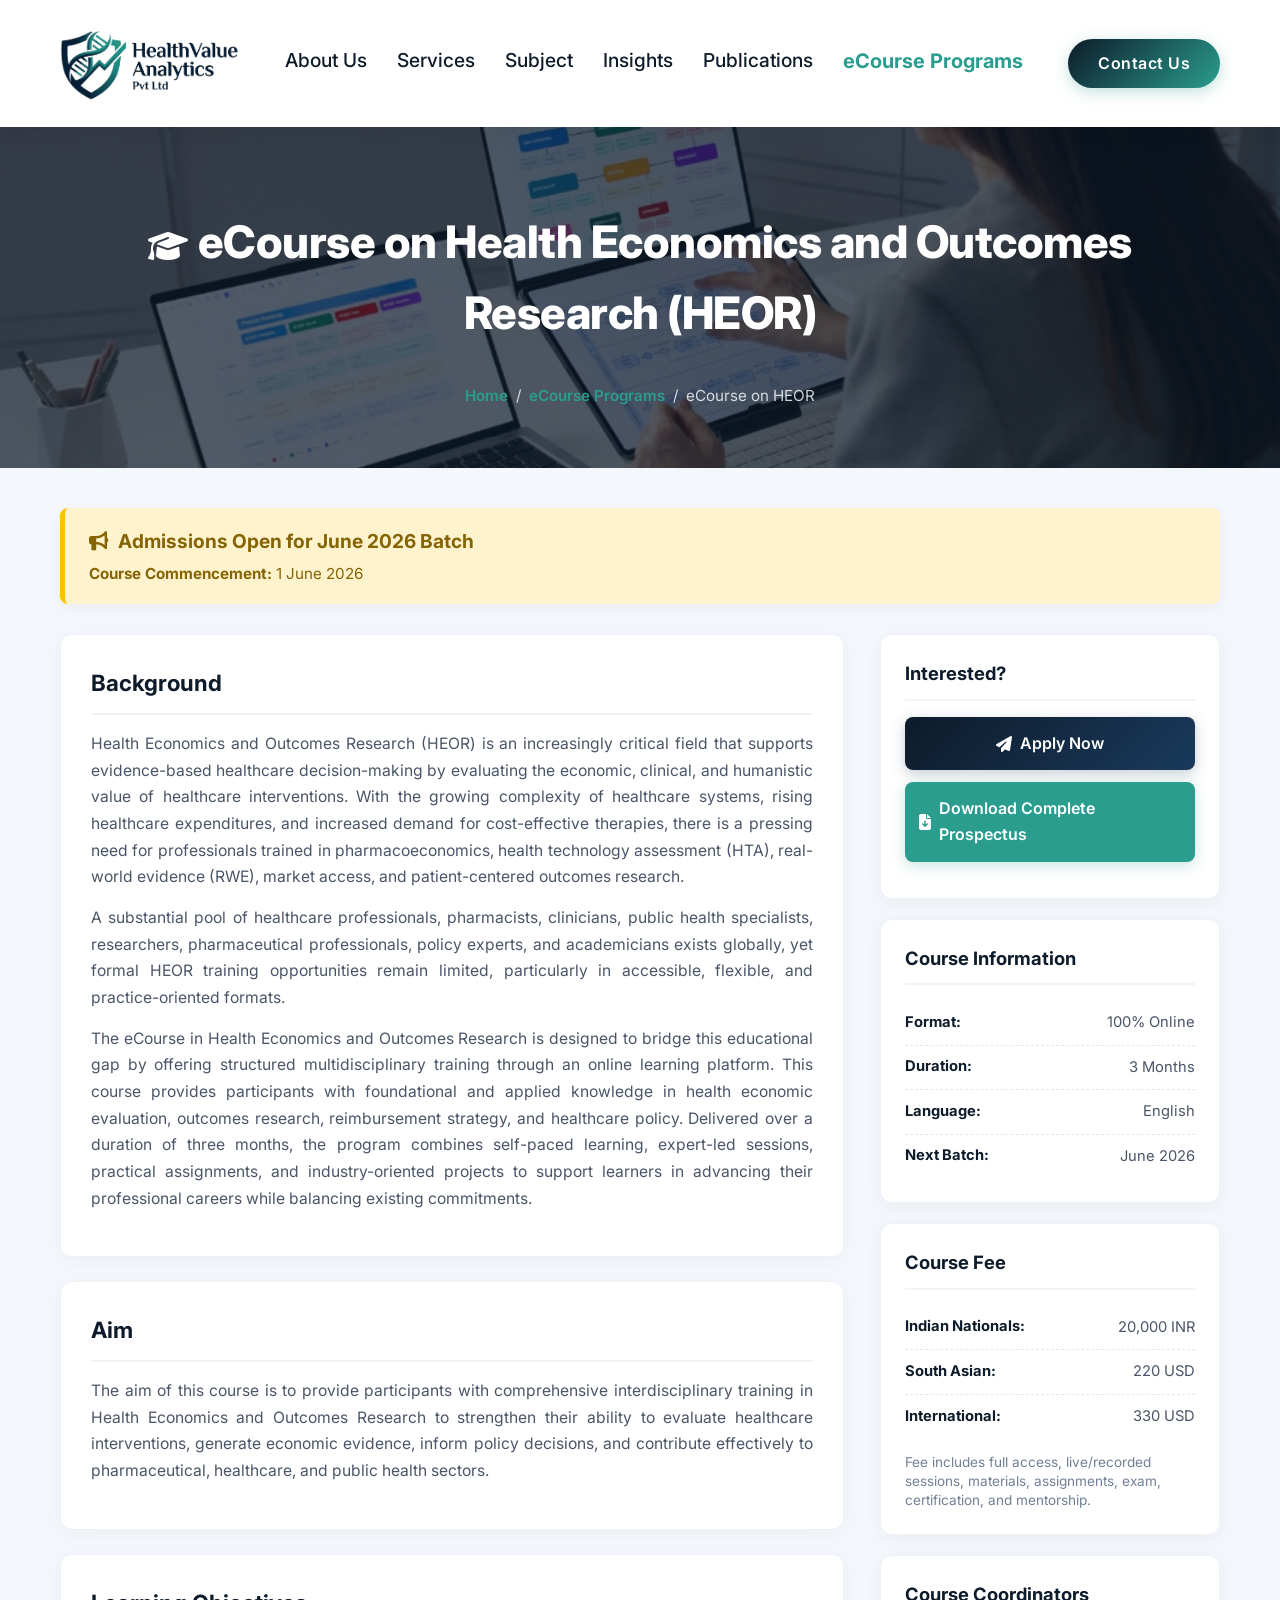
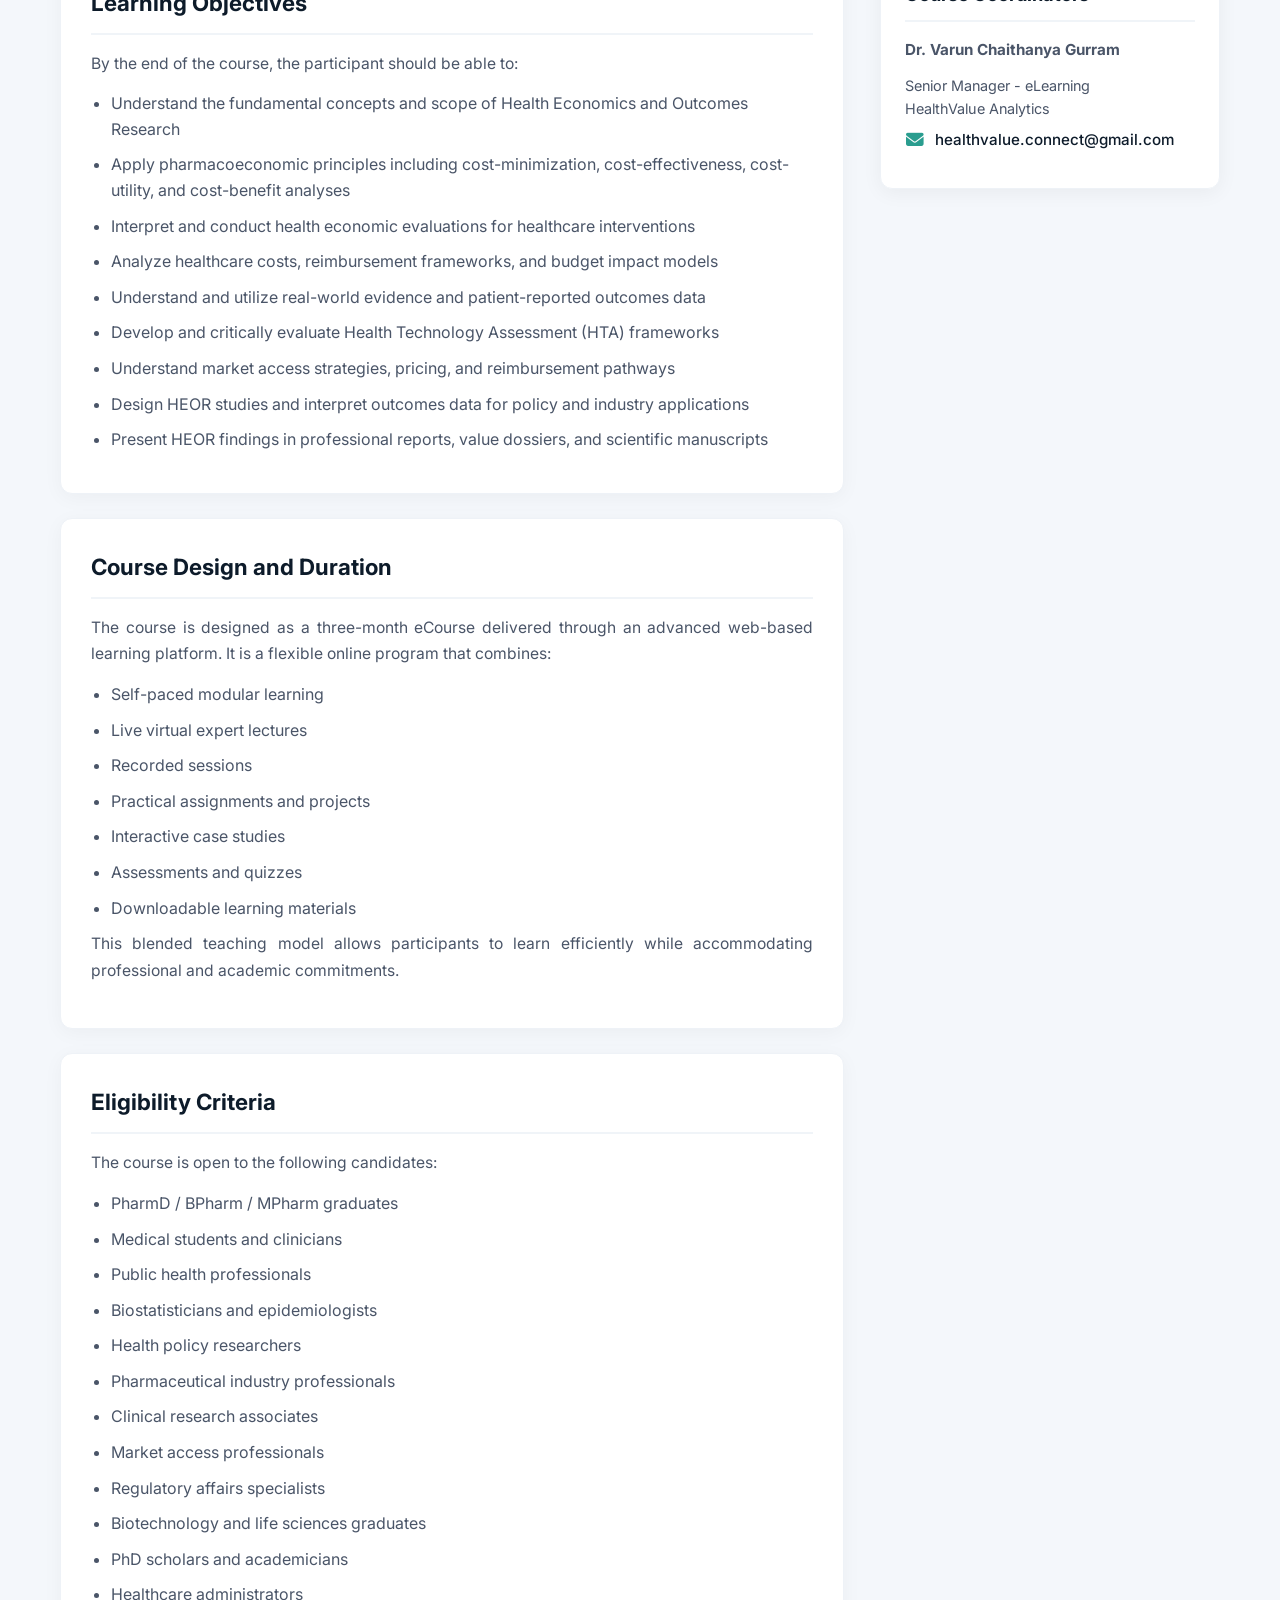
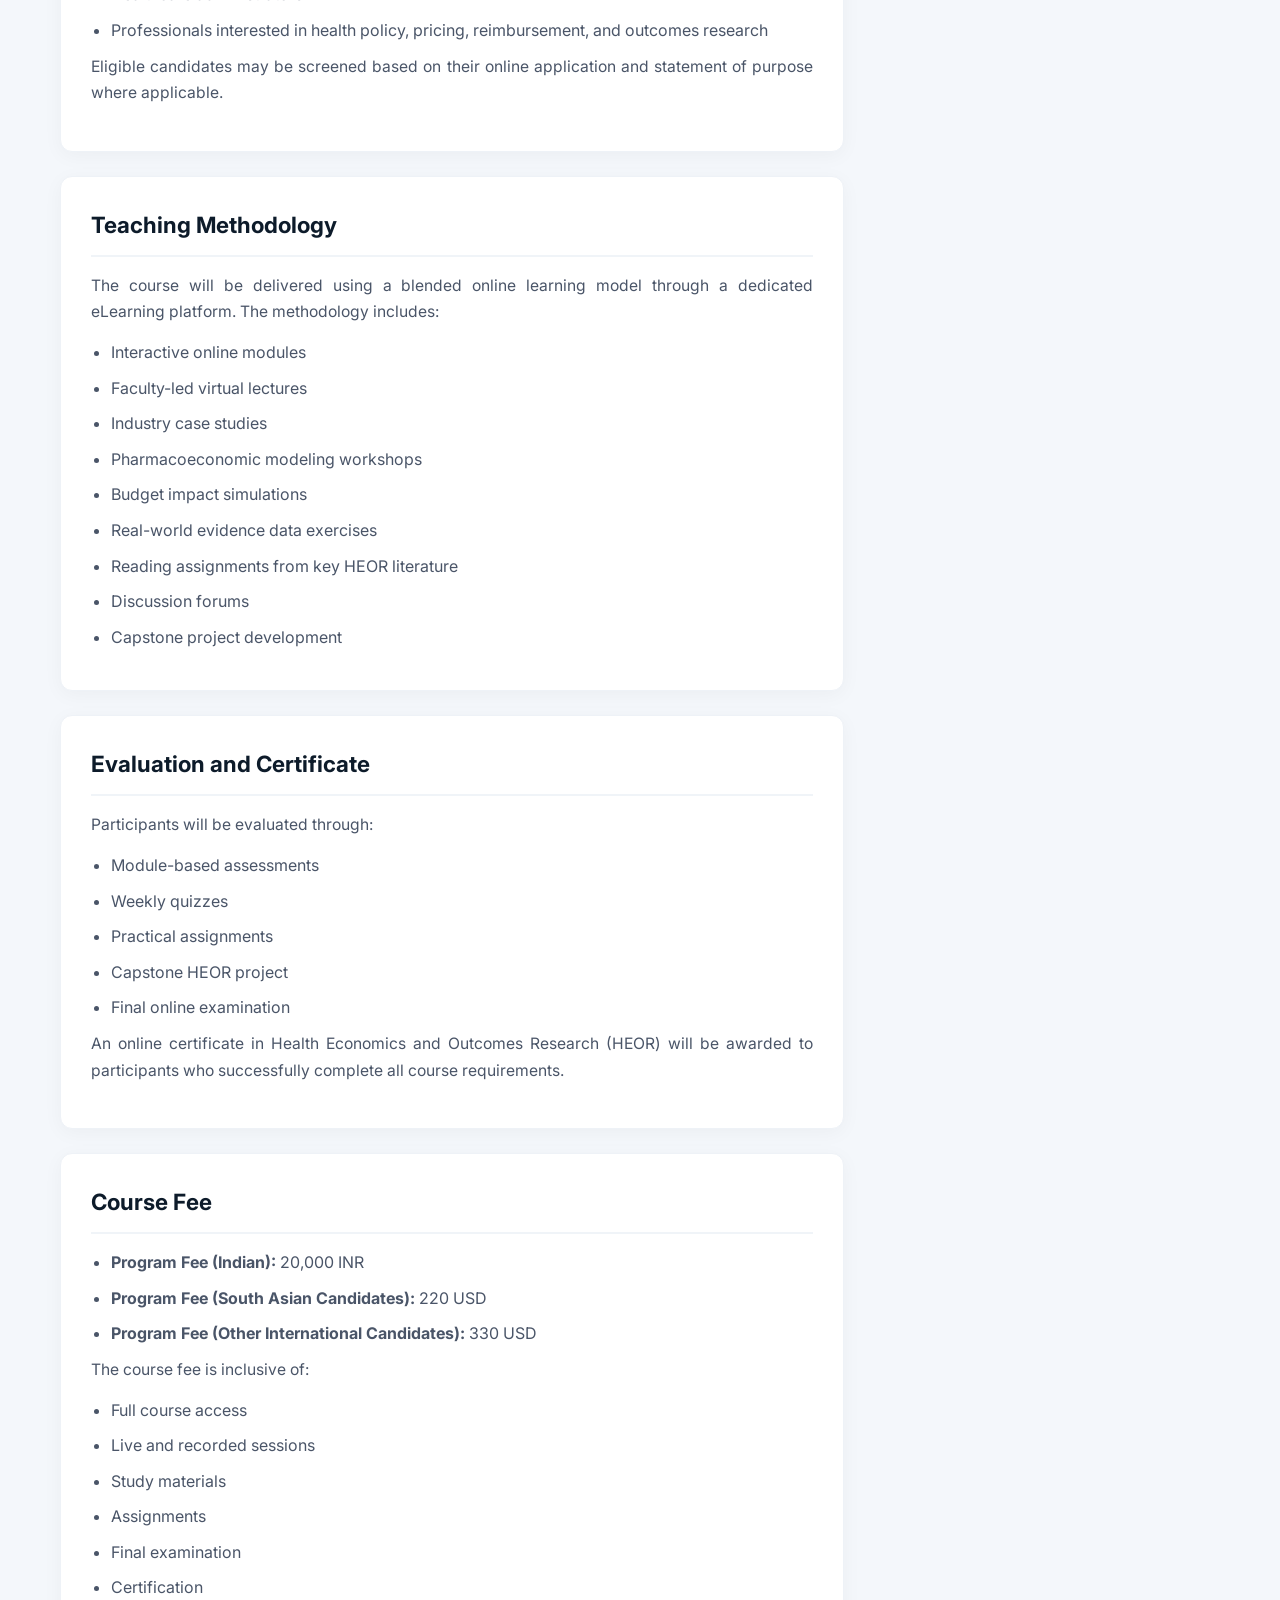
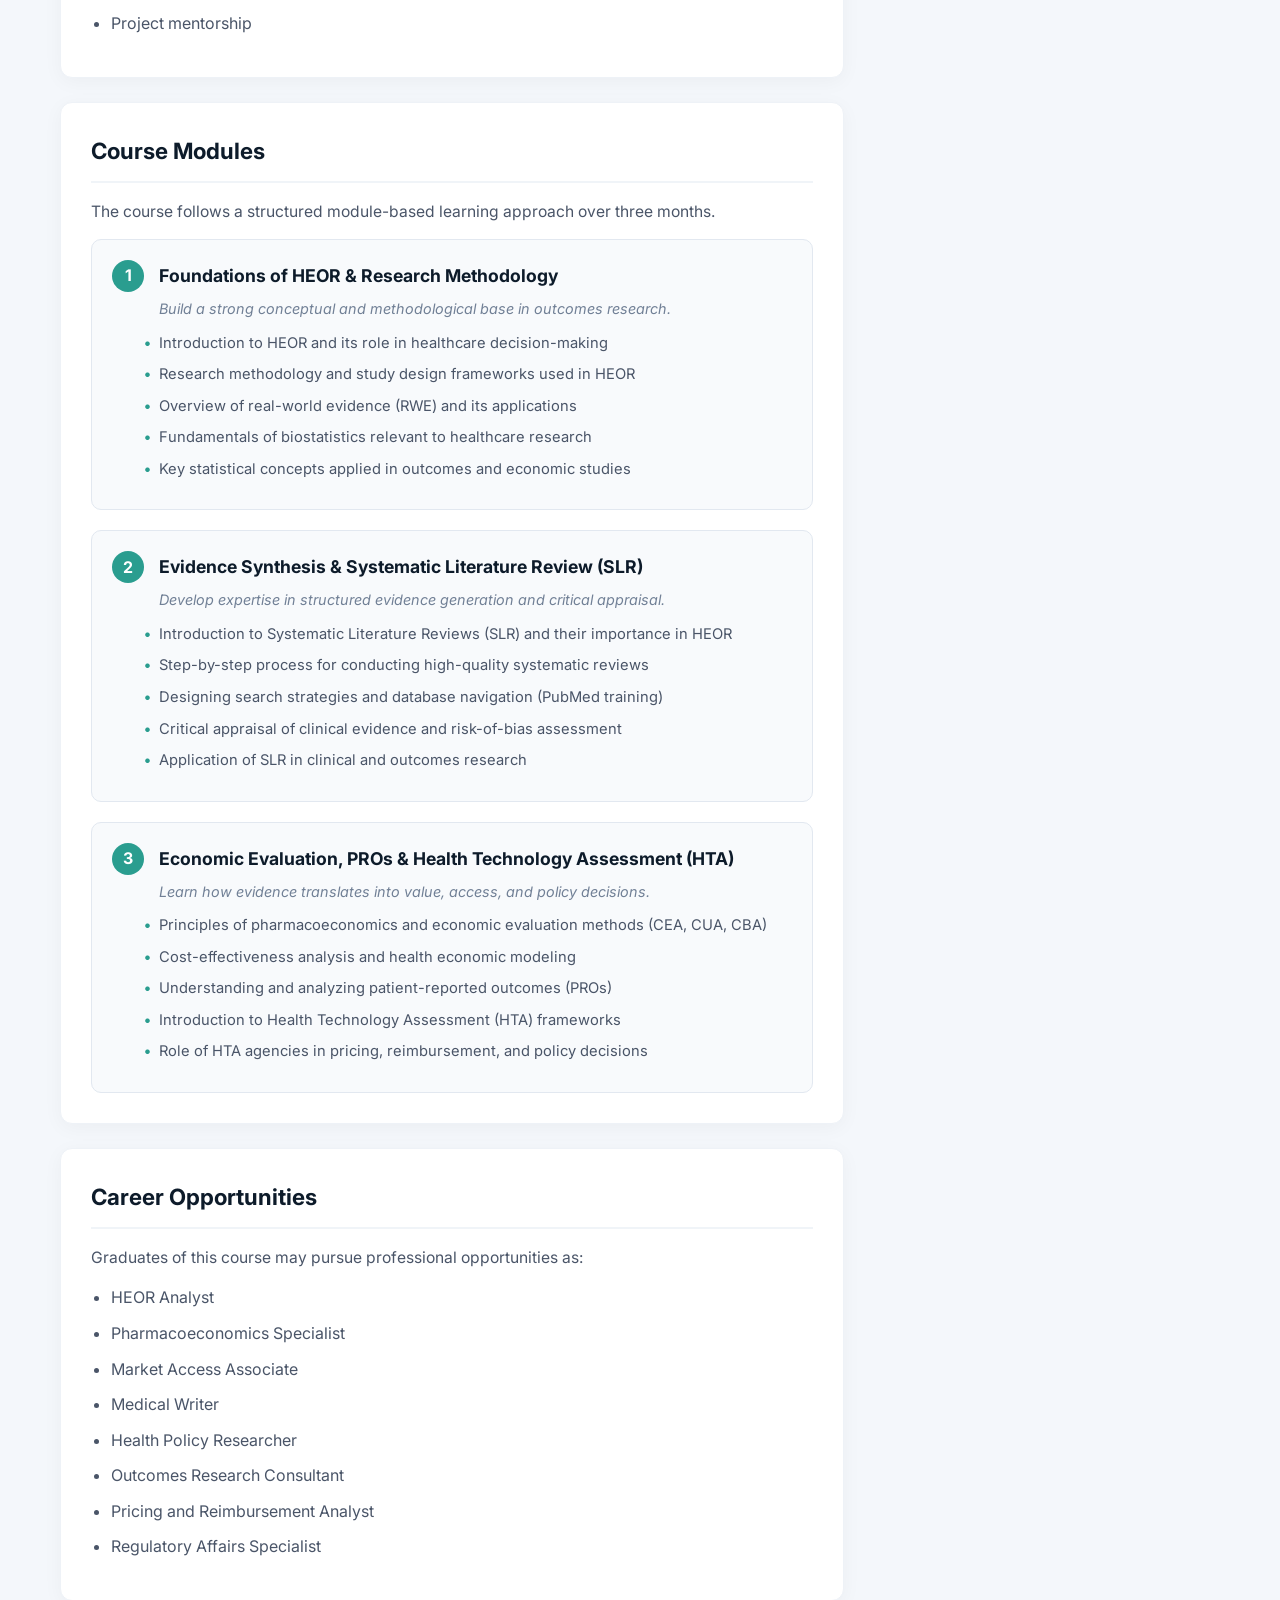
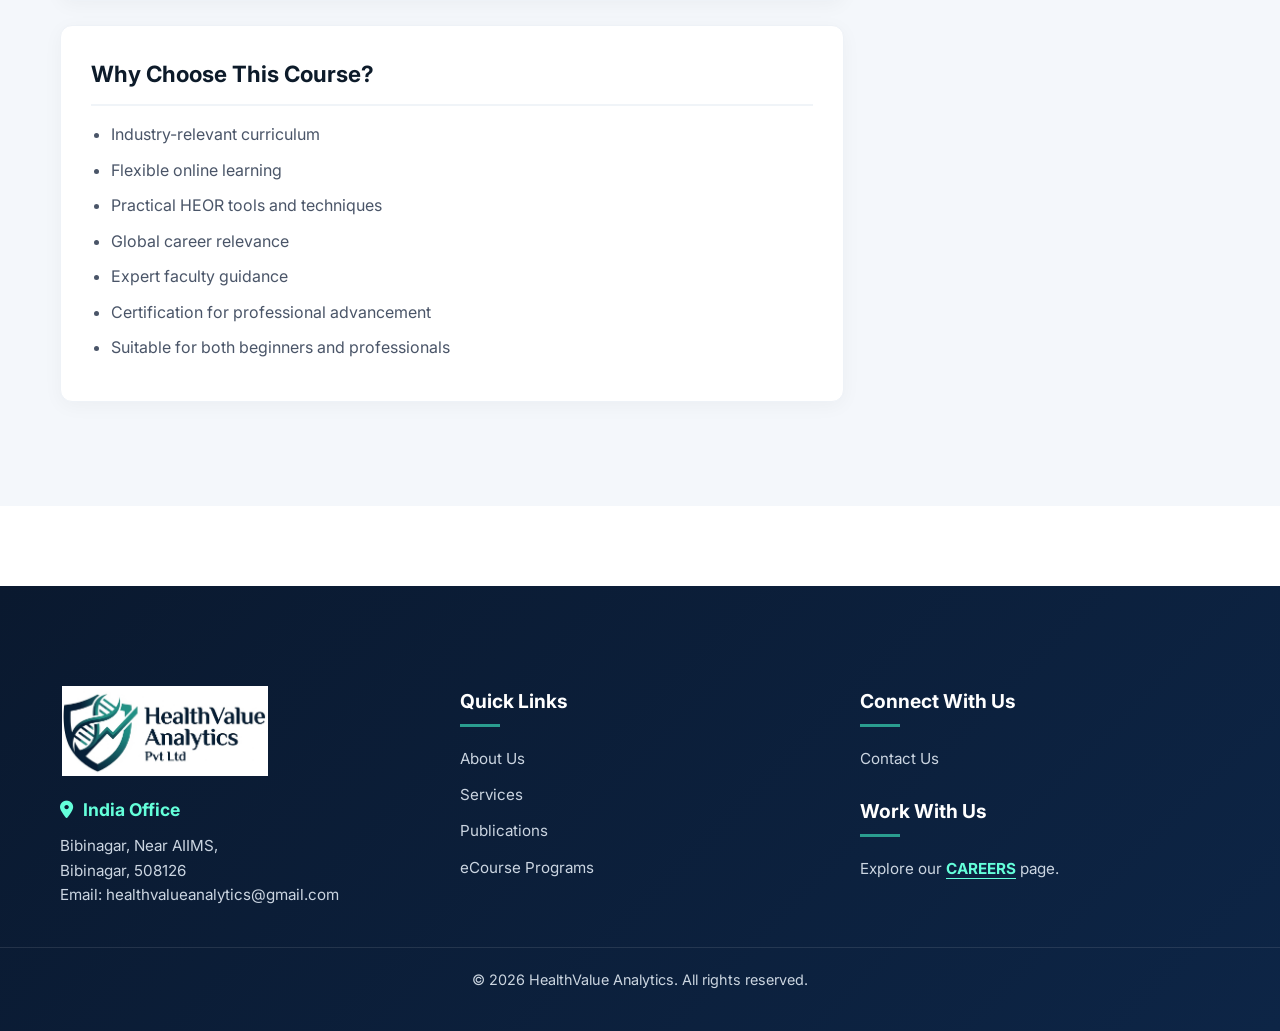
<file: ecourse-heor.html>
<!DOCTYPE html>
<html lang="en">
<head>
    <meta charset="UTF-8">
    <meta name="viewport" content="width=device-width, initial-scale=1.0">
    <title>eCourse on Health Economics and Outcomes Research (HEOR) – HealthValue Analytics</title>
    <link rel="preconnect" href="https://fonts.googleapis.com">
    <link rel="preconnect" href="https://fonts.gstatic.com" crossorigin>
    <link href="https://fonts.googleapis.com/css2?family=Inter:wght@400;500;600;700;800&display=swap" rel="stylesheet">
    <link rel="stylesheet" href="style.css">
    <link rel="stylesheet" href="https://cdnjs.cloudflare.com/ajax/libs/font-awesome/6.4.0/css/all.min.css">

    <style>
        /* ── Hero ── */
        .course-hero {
            background: linear-gradient(rgba(13, 27, 42, 0.7), rgba(13, 27, 42, 0.7)), url('heor_card.jpg');
            background-size: cover;
            background-position: center;
            padding: 80px 0 60px;
            text-align: center;
            position: relative;
            overflow: hidden;
            color: #fff;
        }

        .course-hero h1 {
            font-size: 2.8rem;
            font-weight: 800;
            color: #fff;
            letter-spacing: -0.5px;
            position: relative;
            margin-bottom: 8px;
        }
        .course-hero .breadcrumb {
            margin-top: 16px;
            position: relative;
            color: rgba(255,255,255,0.8);
            font-size: 0.95rem;
        }
        .course-hero .breadcrumb a {
            color: #2a9d8f;
            text-decoration: none;
            font-weight: 600;
        }
        .course-hero .breadcrumb a:hover {
            text-decoration: underline;
        }

        /* ── Page layout ── */
        .course-section {
            background: #f4f7fb;
            padding: 40px 0 80px;
        }
        
        .course-alert {
            background: #fff3cd;
            border-left: 5px solid #ffc107;
            padding: 18px 24px;
            border-radius: 8px;
            margin-bottom: 30px;
            box-shadow: 0 4px 15px rgba(0,0,0,0.05);
        }
        .course-alert h3 {
            color: #856404;
            margin-bottom: 5px;
            font-size: 1.2rem;
            display: flex;
            align-items: center;
            gap: 10px;
        }
        .course-alert p {
            color: #856404;
            margin: 0;
            font-size: 0.95rem;
        }

        .course-layout {
            display: grid;
            grid-template-columns: 1fr 340px;
            gap: 36px;
            align-items: start;
        }
        @media (max-width: 900px) {
            .course-layout { grid-template-columns: 1fr; }
            .course-sidebar { order: -1; }
        }

        /* ── Main Content ── */
        .course-content-block {
            background: #fff;
            padding: 30px;
            border-radius: 12px;
            box-shadow: 0 4px 20px rgba(0,0,0,0.04);
            margin-bottom: 24px;
            border: 1px solid #eef2f7;
        }
        .course-section-title {
            font-size: 1.4rem;
            font-weight: 700;
            color: var(--primary-color);
            margin-bottom: 16px;
            padding-bottom: 12px;
            border-bottom: 2px solid #f0f4f8;
        }
        .course-content-block p {
            font-size: 0.98rem;
            color: #4a5568;
            line-height: 1.7;
            margin-bottom: 14px;
            text-align: justify;
        }
        .course-list {
            padding-left: 20px;
            color: #4a5568;
        }
        .course-list li {
            margin-bottom: 10px;
            line-height: 1.6;
        }
        
        /* Modules List */
        .modules-list {
            display: flex;
            flex-direction: column;
            gap: 20px;
        }
        .module-item {
            padding: 20px;
            background: #f8fafc;
            border: 1px solid #e2e8f0;
            border-radius: 10px;
        }
        .module-header {
            display: flex;
            align-items: center;
            gap: 15px;
            margin-bottom: 15px;
        }
        .module-number {
            width: 32px;
            height: 32px;
            background: #2a9d8f;
            color: white;
            border-radius: 50%;
            display: flex;
            align-items: center;
            justify-content: center;
            font-weight: 700;
            flex-shrink: 0;
        }
        .module-title {
            font-size: 1.1rem;
            font-weight: 700;
            color: var(--primary-color);
        }
        .module-sublist {
            list-style: none;
            padding-left: 47px;
            margin: 0;
        }
        .module-sublist li {
            font-size: 0.92rem;
            color: #4a5568;
            margin-bottom: 8px;
            position: relative;
        }
        .module-sublist li::before {
            content: '•';
            position: absolute;
            left: -15px;
            color: #2a9d8f;
            font-weight: bold;
        }

        /* ── Sidebar ── */
        .course-sidebar {
            position: sticky;
            top: 90px;
            display: flex;
            flex-direction: column;
            gap: 20px;
        }
        .sidebar-card {
            background: #fff;
            border-radius: 12px;
            box-shadow: 0 4px 20px rgba(0,0,0,0.05);
            padding: 24px;
            border: 1px solid #eef2f7;
        }
        .sidebar-card h3 {
            font-size: 1.15rem;
            font-weight: 700;
            color: var(--primary-color);
            margin-bottom: 16px;
            padding-bottom: 10px;
            border-bottom: 2px solid #f0f4f8;
        }

        /* Action Card */
        .btn-apply, .btn-download, .btn-apply-full {
            display: flex;
            align-items: center;
            justify-content: center;
            gap: 8px;
            width: 100%;
            padding: 14px;
            border-radius: 8px;
            font-family: 'Inter', sans-serif;
            font-size: 1rem;
            font-weight: 600;
            cursor: pointer;
            border: none;
            transition: all 0.25s;
            margin-bottom: 12px;
            text-decoration: none;
        }
        .btn-apply, .btn-apply-full {
            background: linear-gradient(135deg, var(--primary-color), #1a3a5c);
            color: #fff;
            box-shadow: 0 4px 14px rgba(26,58,92,0.25);
        }
        .btn-apply:hover, .btn-apply-full:hover {
            transform: translateY(-2px);
            box-shadow: 0 6px 20px rgba(26,58,92,0.35);
        }
        .btn-download {
            background: #2a9d8f;
            color: #fff;
            box-shadow: 0 4px 14px rgba(42,157,143,0.25);
        }
        .btn-download:hover {
            background: #21867a;
            transform: translateY(-2px);
        }

        /* Info Card */
        .info-list {
            list-style: none;
            padding: 0;
            margin: 0;
        }
        .info-list li {
            display: flex;
            justify-content: space-between;
            padding: 10px 0;
            border-bottom: 1px dashed #e2e8f0;
            font-size: 0.92rem;
            color: #4a5568;
        }
        .info-list li:last-child {
            border-bottom: none;
        }
        .info-list li strong {
            color: var(--primary-color);
        }

        /* Contact Card */
        .contact-card p {
            display: flex;
            align-items: center;
            gap: 10px;
            margin-bottom: 12px;
            color: #4a5568;
            font-size: 0.95rem;
        }
        .contact-card p i {
            color: #2a9d8f;
            font-size: 1.1rem;
            width: 20px;
            text-align: center;
        }
        .contact-card a {
            color: var(--primary-color);
            text-decoration: none;
            font-weight: 500;
        }
        .contact-card a:hover {
            text-decoration: underline;
        }
    </style>
</head>
<body>

<!-- Navigation Bar -->
<nav class="navbar">
    <div class="container">
        <a href="index.html" class="logo">
            <img src="logo.png" alt="HealthValue Analytics Pvt Ltd" class="logo-img">
        </a>
        <div class="menu-toggle" id="mobile-menu">
            <span></span><span></span><span></span>
        </div>
        <div class="nav-links">
            <a href="index.html#about-us">About Us</a>
            <a href="index.html#our-services">Services</a>
            <a href="index.html#subject-coverage">Subject</a>
            <a href="blog.html">Insights</a>
            <a href="publications.html">Publications</a>
            <a href="ecourses.html" class="nav-ecourses" style="color:#2a9d8f;font-weight:700;">eCourse Programs</a>
        </div>
        <a href="contact.html" class="btn-contact">Contact Us</a>
    </div>
</nav>

<!-- Hero -->
<header class="course-hero">
    <div class="container hero-content">
        <h1><i class="fa-solid fa-graduation-cap" style="font-size:2rem;vertical-align:middle;margin-right:10px;"></i>eCourse on Health Economics and Outcomes Research (HEOR)</h1>
        <div class="breadcrumb">
            <a href="index.html">Home</a> &nbsp;/&nbsp; <a href="ecourses.html">eCourse Programs</a> &nbsp;/&nbsp; eCourse on HEOR
        </div>
    </div>
</header>

<!-- Course Section -->
<section class="course-section">
    <div class="container">
        
        <!-- Admissions Alert -->
        <div class="course-alert">
            <h3><i class="fa-solid fa-bullhorn"></i> Admissions Open for June 2026 Batch</h3>
            <p><strong>Course Commencement:</strong> 1 June 2026</p>
        </div>

        <div class="course-layout">
            <!-- LEFT: Main Content -->
            <div class="course-main">
                <div class="course-content-block">
                    <h2 class="course-section-title">Background</h2>
                    <p>Health Economics and Outcomes Research (HEOR) is an increasingly critical field that supports evidence-based healthcare decision-making by evaluating the economic, clinical, and humanistic value of healthcare interventions. With the growing complexity of healthcare systems, rising healthcare expenditures, and increased demand for cost-effective therapies, there is a pressing need for professionals trained in pharmacoeconomics, health technology assessment (HTA), real-world evidence (RWE), market access, and patient-centered outcomes research.</p>
                    <p>A substantial pool of healthcare professionals, pharmacists, clinicians, public health specialists, researchers, pharmaceutical professionals, policy experts, and academicians exists globally, yet formal HEOR training opportunities remain limited, particularly in accessible, flexible, and practice-oriented formats.</p>
                    <p>The eCourse in Health Economics and Outcomes Research is designed to bridge this educational gap by offering structured multidisciplinary training through an online learning platform. This course provides participants with foundational and applied knowledge in health economic evaluation, outcomes research, reimbursement strategy, and healthcare policy. Delivered over a duration of three months, the program combines self-paced learning, expert-led sessions, practical assignments, and industry-oriented projects to support learners in advancing their professional careers while balancing existing commitments.</p>
                </div>

                <div class="course-content-block">
                    <h2 class="course-section-title">Aim</h2>
                    <p>The aim of this course is to provide participants with comprehensive interdisciplinary training in Health Economics and Outcomes Research to strengthen their ability to evaluate healthcare interventions, generate economic evidence, inform policy decisions, and contribute effectively to pharmaceutical, healthcare, and public health sectors.</p>
                </div>

                <div class="course-content-block">
                    <h2 class="course-section-title">Learning Objectives</h2>
                    <p>By the end of the course, the participant should be able to:</p>
                    <ul class="course-list">
                        <li>Understand the fundamental concepts and scope of Health Economics and Outcomes Research</li>
                        <li>Apply pharmacoeconomic principles including cost-minimization, cost-effectiveness, cost-utility, and cost-benefit analyses</li>
                        <li>Interpret and conduct health economic evaluations for healthcare interventions</li>
                        <li>Analyze healthcare costs, reimbursement frameworks, and budget impact models</li>
                        <li>Understand and utilize real-world evidence and patient-reported outcomes data</li>
                        <li>Develop and critically evaluate Health Technology Assessment (HTA) frameworks</li>
                        <li>Understand market access strategies, pricing, and reimbursement pathways</li>
                        <li>Design HEOR studies and interpret outcomes data for policy and industry applications</li>
                        <li>Present HEOR findings in professional reports, value dossiers, and scientific manuscripts</li>
                    </ul>
                </div>

                <div class="course-content-block">
                    <h2 class="course-section-title">Course Design and Duration</h2>
                    <p>The course is designed as a three-month eCourse delivered through an advanced web-based learning platform. It is a flexible online program that combines:</p>
                    <ul class="course-list">
                        <li>Self-paced modular learning</li>
                        <li>Live virtual expert lectures</li>
                        <li>Recorded sessions</li>
                        <li>Practical assignments and projects</li>
                        <li>Interactive case studies</li>
                        <li>Assessments and quizzes</li>
                        <li>Downloadable learning materials</li>
                    </ul>
                    <p>This blended teaching model allows participants to learn efficiently while accommodating professional and academic commitments.</p>
                </div>

                <div class="course-content-block">
                    <h2 class="course-section-title">Eligibility Criteria</h2>
                    <p>The course is open to the following candidates:</p>
                    <ul class="course-list">
                        <li>PharmD / BPharm / MPharm graduates</li>
                        <li>Medical students and clinicians</li>
                        <li>Public health professionals</li>
                        <li>Biostatisticians and epidemiologists</li>
                        <li>Health policy researchers</li>
                        <li>Pharmaceutical industry professionals</li>
                        <li>Clinical research associates</li>
                        <li>Market access professionals</li>
                        <li>Regulatory affairs specialists</li>
                        <li>Biotechnology and life sciences graduates</li>
                        <li>PhD scholars and academicians</li>
                        <li>Healthcare administrators</li>
                        <li>Professionals interested in health policy, pricing, reimbursement, and outcomes research</li>
                    </ul>
                    <p>Eligible candidates may be screened based on their online application and statement of purpose where applicable.</p>
                </div>

                <div class="course-content-block">
                    <h2 class="course-section-title">Teaching Methodology</h2>
                    <p>The course will be delivered using a blended online learning model through a dedicated eLearning platform. The methodology includes:</p>
                    <ul class="course-list">
                        <li>Interactive online modules</li>
                        <li>Faculty-led virtual lectures</li>
                        <li>Industry case studies</li>
                        <li>Pharmacoeconomic modeling workshops</li>
                        <li>Budget impact simulations</li>
                        <li>Real-world evidence data exercises</li>
                        <li>Reading assignments from key HEOR literature</li>
                        <li>Discussion forums</li>
                        <li>Capstone project development</li>
                    </ul>
                </div>

                <div class="course-content-block">
                    <h2 class="course-section-title">Evaluation and Certificate</h2>
                    <p>Participants will be evaluated through:</p>
                    <ul class="course-list">
                        <li>Module-based assessments</li>
                        <li>Weekly quizzes</li>
                        <li>Practical assignments</li>
                        <li>Capstone HEOR project</li>
                        <li>Final online examination</li>
                    </ul>
                    <p>An online certificate in Health Economics and Outcomes Research (HEOR) will be awarded to participants who successfully complete all course requirements.</p>
                </div>

                <div class="course-content-block">
                    <h2 class="course-section-title">Course Fee</h2>
                    <ul class="course-list">
                        <li><strong>Program Fee (Indian):</strong> 20,000 INR</li>
                        <li><strong>Program Fee (South Asian Candidates):</strong> 220 USD</li>
                        <li><strong>Program Fee (Other International Candidates):</strong> 330 USD</li>
                    </ul>
                    <p>The course fee is inclusive of:</p>
                    <ul class="course-list">
                        <li>Full course access</li>
                        <li>Live and recorded sessions</li>
                        <li>Study materials</li>
                        <li>Assignments</li>
                        <li>Final examination</li>
                        <li>Certification</li>
                        <li>Project mentorship</li>
                    </ul>
                </div>

                <div class="course-content-block">
                    <h2 class="course-section-title">Course Modules</h2>
                    <p>The course follows a structured module-based learning approach over three months.</p>
                    
                    <div class="modules-list">
                        <div class="module-item">
                            <div class="module-header">
                                <div class="module-number">1</div>
                                <div class="module-title">Foundations of HEOR & Research Methodology</div>
                            </div>
                            <p style="font-size: 0.9rem; color: #718096; margin: -10px 0 10px 47px; font-style: italic;">Build a strong conceptual and methodological base in outcomes research.</p>
                            <ul class="module-sublist">
                                <li>Introduction to HEOR and its role in healthcare decision-making</li>
                                <li>Research methodology and study design frameworks used in HEOR</li>
                                <li>Overview of real-world evidence (RWE) and its applications</li>
                                <li>Fundamentals of biostatistics relevant to healthcare research</li>
                                <li>Key statistical concepts applied in outcomes and economic studies</li>
                            </ul>
                        </div>
                        
                        <div class="module-item">
                            <div class="module-header">
                                <div class="module-number">2</div>
                                <div class="module-title">Evidence Synthesis & Systematic Literature Review (SLR)</div>
                            </div>
                            <p style="font-size: 0.9rem; color: #718096; margin: -10px 0 10px 47px; font-style: italic;">Develop expertise in structured evidence generation and critical appraisal.</p>
                            <ul class="module-sublist">
                                <li>Introduction to Systematic Literature Reviews (SLR) and their importance in HEOR</li>
                                <li>Step-by-step process for conducting high-quality systematic reviews</li>
                                <li>Designing search strategies and database navigation (PubMed training)</li>
                                <li>Critical appraisal of clinical evidence and risk-of-bias assessment</li>
                                <li>Application of SLR in clinical and outcomes research</li>
                            </ul>
                        </div>

                        <div class="module-item">
                            <div class="module-header">
                                <div class="module-number">3</div>
                                <div class="module-title">Economic Evaluation, PROs & Health Technology Assessment (HTA)</div>
                            </div>
                            <p style="font-size: 0.9rem; color: #718096; margin: -10px 0 10px 47px; font-style: italic;">Learn how evidence translates into value, access, and policy decisions.</p>
                            <ul class="module-sublist">
                                <li>Principles of pharmacoeconomics and economic evaluation methods (CEA, CUA, CBA)</li>
                                <li>Cost-effectiveness analysis and health economic modeling</li>
                                <li>Understanding and analyzing patient-reported outcomes (PROs)</li>
                                <li>Introduction to Health Technology Assessment (HTA) frameworks</li>
                                <li>Role of HTA agencies in pricing, reimbursement, and policy decisions</li>
                            </ul>
                        </div>
                    </div>
                </div>

                <div class="course-content-block">
                    <h2 class="course-section-title">Career Opportunities</h2>
                    <p>Graduates of this course may pursue professional opportunities as:</p>
                    <ul class="course-list">
                        <li>HEOR Analyst</li>
                        <li>Pharmacoeconomics Specialist</li>
                        <li>Market Access Associate</li>
                        <li>Medical Writer</li>
                        <li>Health Policy Researcher</li>
                        <li>Outcomes Research Consultant</li>
                        <li>Pricing and Reimbursement Analyst</li>
                        <li>Regulatory Affairs Specialist</li>
                    </ul>
                </div>

                <div class="course-content-block">
                    <h2 class="course-section-title">Why Choose This Course?</h2>
                    <ul class="course-list">
                        <li>Industry-relevant curriculum</li>
                        <li>Flexible online learning</li>
                        <li>Practical HEOR tools and techniques</li>
                        <li>Global career relevance</li>
                        <li>Expert faculty guidance</li>
                        <li>Certification for professional advancement</li>
                        <li>Suitable for both beginners and professionals</li>
                    </ul>
                </div>
            </div>

            <!-- RIGHT: Sidebar -->
            <div class="course-sidebar">
                <div class="sidebar-card">
                    <h3>Interested?</h3>
                    <div class="sidebar-buttons">
                        <a href="#" class="btn-apply-full" onclick="openApplyModal('eCourse on HEOR')"><i class="fa-solid fa-paper-plane"></i> Apply Now</a>
                        <a href="brochure-heor.html" class="btn-download"><i class="fa-solid fa-file-arrow-down"></i> Download Complete Prospectus</a>
                    </div>
                </div>

                <div class="sidebar-card">
                    <h3>Course Information</h3>
                    <ul class="info-list">
                        <li><strong>Format:</strong> <span>100% Online</span></li>
                        <li><strong>Duration:</strong> <span>3 Months</span></li>
                        <li><strong>Language:</strong> <span>English</span></li>
                        <li><strong>Next Batch:</strong> <span>June 2026</span></li>
                    </ul>
                </div>

                <div class="sidebar-card">
                    <h3>Course Fee</h3>
                    <ul class="info-list">
                        <li><strong>Indian Nationals:</strong> <span>20,000 INR</span></li>
                        <li><strong>South Asian:</strong> <span>220 USD</span></li>
                        <li><strong>International:</strong> <span>330 USD</span></li>
                    </ul>
                    <p style="font-size: 0.85rem; color: #718096; margin-top: 15px; line-height: 1.4;">
                        Fee includes full access, live/recorded sessions, materials, assignments, exam, certification, and mentorship.
                    </p>
                </div>

                <div class="sidebar-card contact-card">
                    <h3>Course Coordinators</h3>
                    <p><strong>Dr. Varun Chaithanya Gurram</strong></p>
                    <p style="font-size: 0.9rem; color: #4a5568; margin-bottom: 8px;">Senior Manager - eLearning<br>HealthValue Analytics</p>
                    <p><i class="fa-solid fa-envelope"></i> <a href="mailto:healthvalue.connect@gmail.com">healthvalue.connect@gmail.com</a></p>
                </div>
            </div>

        </div>
    </div>
</section>

<!-- Footer -->
<footer class="footer">
    <div class="container footer-grid">
        <div class="footer-col">
            <div class="footer-logo">
                <img src="logo.png" alt="HealthValue Analytics" class="logo-img-footer">
            </div>
            <div class="office-info">
                <h4><i class="fa-solid fa-location-dot"></i> India Office</h4>
                <p>Bibinagar, Near AIIMS,<br>Bibinagar, 508126<br>
                Email: <a href="mailto:healthvalueanalytics@gmail.com" class="footer-email">healthvalueanalytics@gmail.com</a></p>
            </div>
        </div>
        <div class="footer-col">
            <h3>Quick Links</h3>
            <ul class="footer-links">
                <li><a href="index.html#about-us">About Us</a></li>
                <li><a href="index.html#our-services">Services</a></li>
                <li><a href="publications.html">Publications</a></li>
                <li><a href="ecourses.html">eCourse Programs</a></li>
            </ul>
        </div>
        <div class="footer-col">
            <h3>Connect With Us</h3>
            <ul class="footer-links">
                <li><a href="contact.html">Contact Us</a></li>
            </ul>
            <div class="work-with-us">
                <h3>Work With Us</h3>
                <p>Explore our <a href="careers.html" class="career-link">CAREERS</a> page.</p>
            </div>
        </div>
    </div>
    <div class="footer-bottom">
        <p>&copy; 2026 HealthValue Analytics. All rights reserved.</p>
    </div>
</footer>


<!-- Apply Now Modal -->
<div class="modal-overlay" id="apply-modal">
    <div class="modal-content">
        <button class="modal-close" id="close-apply" aria-label="Close modal">&times;</button>
        
        <div class="modal-header">
            <h2>Course Application</h2>
            <p class="modal-subtitle">Home / eCourse Programs / <strong>eCourse on HEOR</strong></p>
        </div>

        <div class="form-progress">
            <div class="progress-step active" data-step="1"></div>
            <div class="progress-step" data-step="2"></div>
            <div class="progress-step" data-step="3"></div>
        </div>
        
        <form id="apply-form" class="apply-form">
            <!-- Step 1: Personal Details -->
            <div class="form-step active" data-step="1">
                <div class="form-section-title">
                    <i class="fa-solid fa-user"></i> Personal Information
                </div>
                <div class="form-grid">
                    <div class="form-group">
                        <label for="full-name">Full Name *</label>
                        <input type="text" id="full-name" name="full-name" placeholder="As per official documents" required>
                    </div>
                    <div class="form-group">
                        <label for="email">Email Address *</label>
                        <input type="email" id="email" name="email" placeholder="yourname@example.com" required>
                    </div>
                    <div class="form-group">
                        <label for="phone">Phone Number *</label>
                        <input type="tel" id="phone" name="phone" placeholder="+91-XXXXX-XXXXX" required>
                    </div>
                    <div class="form-group">
                        <div class="form-grid" style="gap:10px; grid-template-columns: 1fr 1fr;">
                            <div class="form-group" style="margin-bottom:0;">
                                <label for="age">Age *</label>
                                <input type="number" id="age" name="age" min="18" max="100" required>
                            </div>
                            <div class="form-group" style="margin-bottom:0;">
                                <label for="sex">Sex *</label>
                                <select id="sex" name="sex" required>
                                    <option value="">Select</option>
                                    <option value="Male">Male</option>
                                    <option value="Female">Female</option>
                                    <option value="Other">Other</option>
                                </select>
                            </div>
                        </div>
                    </div>
                    <div class="form-group full-width">
                        <label for="address">Full Residential Address *</label>
                        <textarea id="address" name="address" rows="2" placeholder="Street, City, State, ZIP, Country" required></textarea>
                    </div>
                </div>
            </div>

            <!-- Step 2: Education Details -->
            <div class="form-step" data-step="2">
                <div class="form-section-title">
                    <i class="fa-solid fa-user-graduate"></i> Academic Background
                </div>
                <div class="form-grid">
                    <div class="form-group">
                        <label for="highest-degree">Highest Qualification *</label>
                        <input type="text" id="highest-degree" name="highest-degree" placeholder="e.g., PharmD, MBBS, PhD" required>
                    </div>
                    <div class="form-group">
                        <label for="specialization">Specialization / Major *</label>
                        <input type="text" id="specialization" name="specialization" placeholder="e.g., Pharmacology, Public Health" required>
                    </div>
                    <div class="form-group">
                        <label for="university">University / Institute *</label>
                        <input type="text" id="university" name="university" required>
                    </div>
                    <div class="form-group">
                        <label for="year-passing">Year of Passing *</label>
                        <input type="number" id="year-passing" name="year-passing" min="1950" max="2026" required>
                    </div>
                </div>
            </div>

            <!-- Step 3: Professional Details & Others -->
            <div class="form-step" data-step="3">
                <div class="form-section-title">
                    <i class="fa-solid fa-briefcase"></i> Professional Details
                </div>
                <div class="form-grid">
                    <div class="form-group">
                        <label for="occupation">Current Occupation *</label>
                        <input type="text" id="occupation" name="occupation" placeholder="e.g., Student, Researcher, Manager" required>
                    </div>
                    <div class="form-group">
                        <label for="experience">Years of Experience (if any)</label>
                        <input type="number" id="experience" name="experience" min="0" step="0.5">
                    </div>
                    <div class="form-group full-width">
                        <label for="sop">Statement of Purpose</label>
                        <textarea id="sop" name="sop" rows="3" placeholder="Briefly describe why you want to take this course..."></textarea>
                    </div>
                </div>
            </div>

            <div class="form-navigation">
                <button type="button" class="btn-prev" id="prev-step" style="display:none;"><i class="fa-solid fa-arrow-left"></i> Back</button>
                <button type="button" class="btn-next" id="next-step">Next <i class="fa-solid fa-arrow-right"></i></button>
                <button type="submit" class="btn-submit-app" id="submit-form" style="display:none;">Submit Application <i class="fa-solid fa-paper-plane"></i></button>
            </div>
        </form>
        
        <!-- Success State (Hidden by default) -->
        <div id="success-state" class="success-message" style="display:none;">
            <div class="success-icon">
                <i class="fa-solid fa-check"></i>
            </div>
            <h3>Application Received!</h3>
            <p>Thank you for applying. Your details have been recorded in our database. Our course coordinator will review your application and contact you via email shortly.</p>
            <button type="button" class="btn-next" onclick="closeApplyModal()" style="margin-top:20px; max-width:200px; margin-inline:auto;">Close</button>
        </div>
    </div>
</div>

<script>
    // --- CONFIGURATION ---
    const SCRIPT_URL = 'https://script.google.com/macros/s/AKfycbwwUzDmlxViAQo30fEmtDZW32EE8nqDsciKH1loOv4WlvmsYuihhl2FE0Ra2uIc1aPp/exec';

    // Navigation Toggle
    const menuToggle = document.getElementById('mobile-menu');
    const navLinks   = document.querySelector('.nav-links');
    if (menuToggle && navLinks) {
        menuToggle.addEventListener('click', () => {
            navLinks.classList.toggle('active');
            menuToggle.classList.toggle('open');
        });
    }

    // Modal Logic
    const applyModal = document.getElementById('apply-modal');
    const closeApply = document.getElementById('close-apply');
    const applyForm  = document.getElementById('apply-form');
    const applyBtns  = document.querySelectorAll('.btn-apply');
    const successState = document.getElementById('success-state');

    // Multi-step Logic
    let currentStep = 1;
    const totalSteps = 3;
    const steps = document.querySelectorAll('.form-step');
    const progressSteps = document.querySelectorAll('.progress-step');
    const btnNext = document.getElementById('next-step');
    const btnPrev = document.getElementById('prev-step');
    const btnSubmit = document.getElementById('submit-form');

    function updateStep() {
        steps.forEach(step => step.classList.remove('active'));
        progressSteps.forEach((p, idx) => {
            p.classList.remove('active', 'completed');
            if (idx + 1 === currentStep) p.classList.add('active');
            if (idx + 1 < currentStep) p.classList.add('completed');
        });
        document.querySelector(`.form-step[data-step="${currentStep}"]`).classList.add('active');

        // Update buttons
        btnPrev.style.display = currentStep === 1 ? 'none' : 'flex';
        if (currentStep === totalSteps) {
            btnNext.style.display = 'none';
            btnSubmit.style.display = 'flex';
        } else {
            btnNext.style.display = 'flex';
            btnSubmit.style.display = 'none';
        }
    }

    btnNext.addEventListener('click', () => {
        const currentInputs = steps[currentStep-1].querySelectorAll('input[required], select[required], textarea[required]');
        let valid = true;
        currentInputs.forEach(input => {
            if (!input.value) {
                input.style.borderColor = '#ef4444';
                valid = false;
            } else {
                input.style.borderColor = '';
            }
        });

        if (valid && currentStep < totalSteps) {
            currentStep++;
            updateStep();
        }
    });

    btnPrev.addEventListener('click', () => {
        if (currentStep > 1) {
            currentStep--;
            updateStep();
        }
    });

    // Modal Handlers
    function openApplyModal() {
        applyModal.classList.add('open');
        document.body.style.overflow = 'hidden';
        // Reset to step 1
        currentStep = 1;
        updateStep();
        applyForm.style.display = 'block';
        successState.style.display = 'none';
    }

    function closeApplyModal() {
        applyModal.classList.remove('open');
        document.body.style.overflow = '';
    }

    applyBtns.forEach(btn => btn.addEventListener('click', openApplyModal));
    closeApply.addEventListener('click', closeApplyModal);
    applyModal.addEventListener('click', (e) => {
        if (e.target === applyModal) closeApplyModal();
    });

    // Form Submission (Automated)
    applyForm.addEventListener('submit', (e) => {
        e.preventDefault();
        
        const submitBtn = document.getElementById('submit-form');
        const originalBtnText = submitBtn.innerHTML;
        
        // Show loading state
        submitBtn.disabled = true;
        submitBtn.innerHTML = '<i class="fa-solid fa-spinner fa-spin"></i> Processing...';

        const formData = new FormData(applyForm);
        const data = Object.fromEntries(formData.entries());
        
        // Prepare payload
        const payload = {
            subject: `Application: HEOR Course - ${data['full-name']}`,
            ...data,
            course: 'Health Economics and Outcomes Research (HEOR)',
            source: 'HEOR Application Form'
        };

        // Send to Google Apps Script
        fetch(SCRIPT_URL, {
            method: 'POST',
            mode: 'no-cors',
            cache: 'no-cache',
            headers: { 'Content-Type': 'application/json' },
            body: JSON.stringify(payload)
        })
        .then(() => {
            // Show success state
            applyForm.style.display = 'none';
            successState.style.display = 'block';
            applyForm.reset();
        })
        .catch(error => {
            console.error('Error!', error.message);
            alert('There was an error submitting your application. Please check your internet connection and try again.');
        })
        .finally(() => {
            submitBtn.disabled = false;
            submitBtn.innerHTML = originalBtnText;
        });
    });
</script>
</body>
</html>
</file>
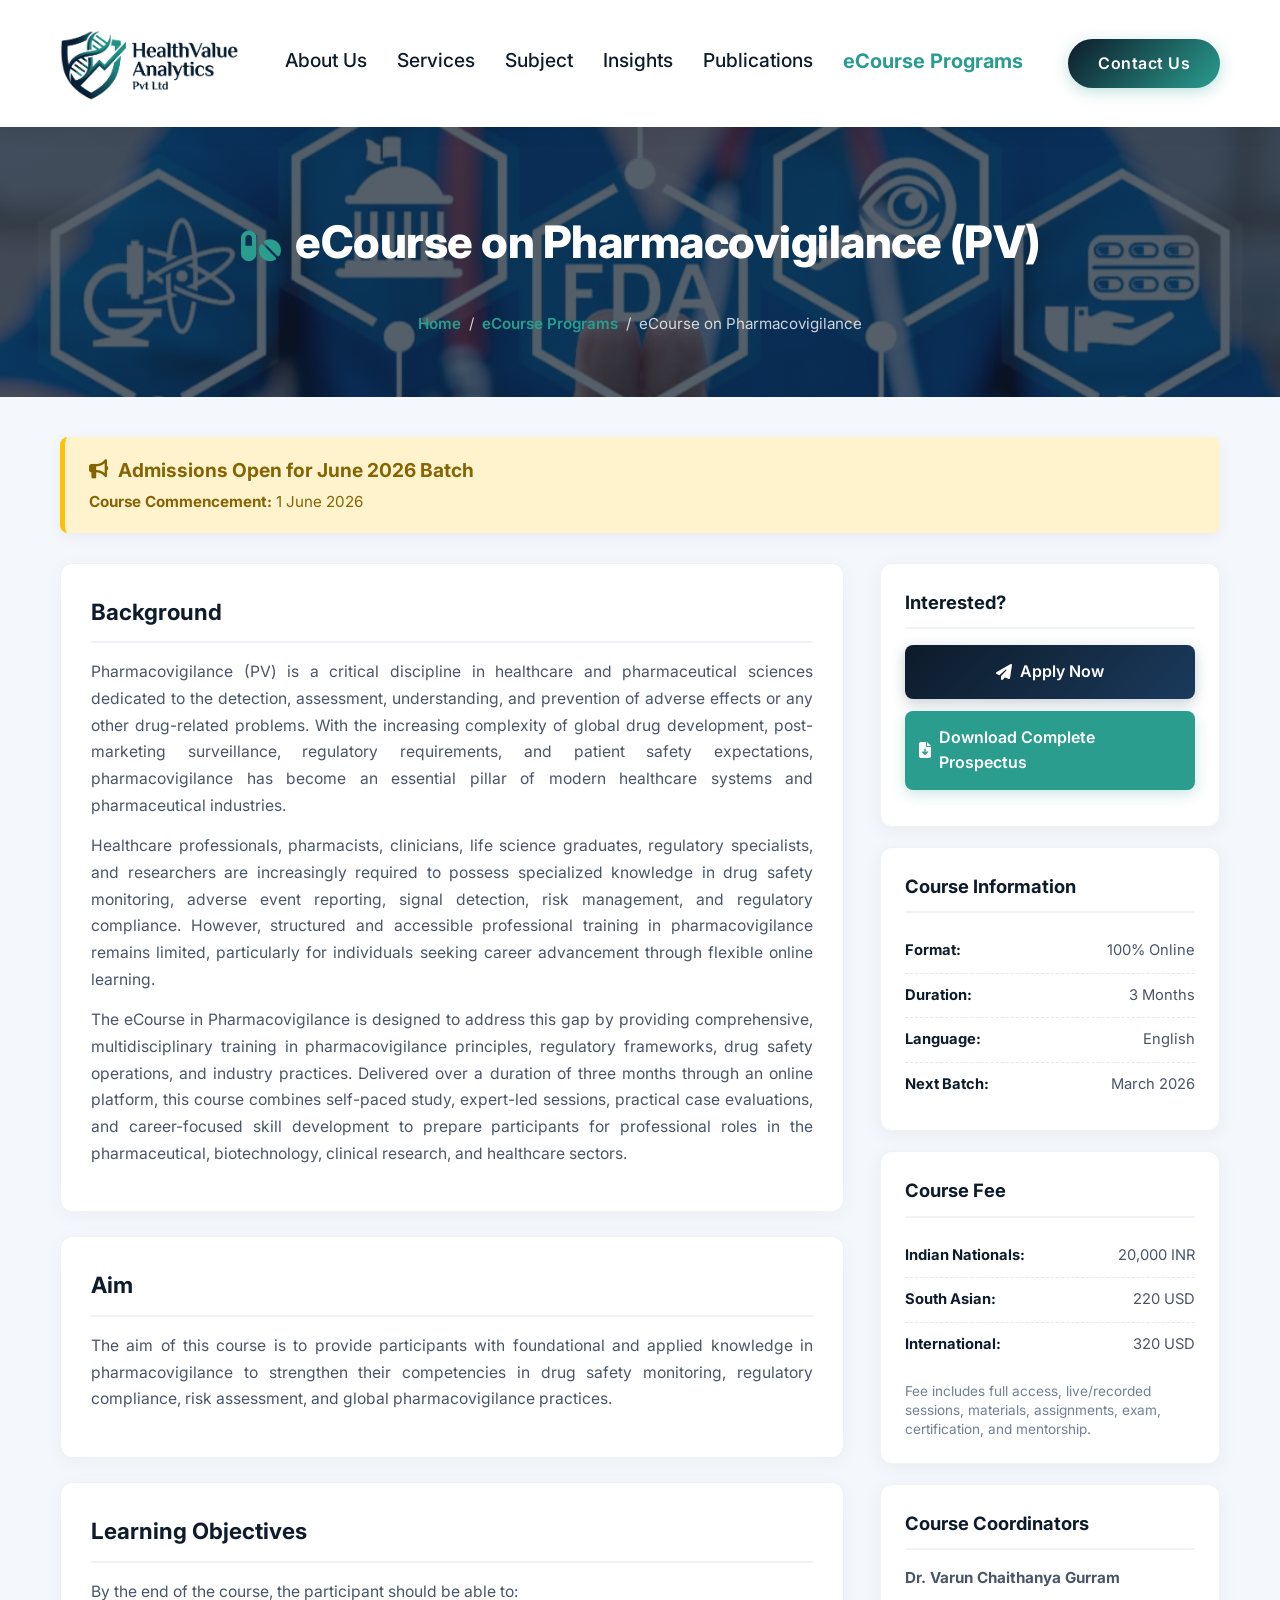
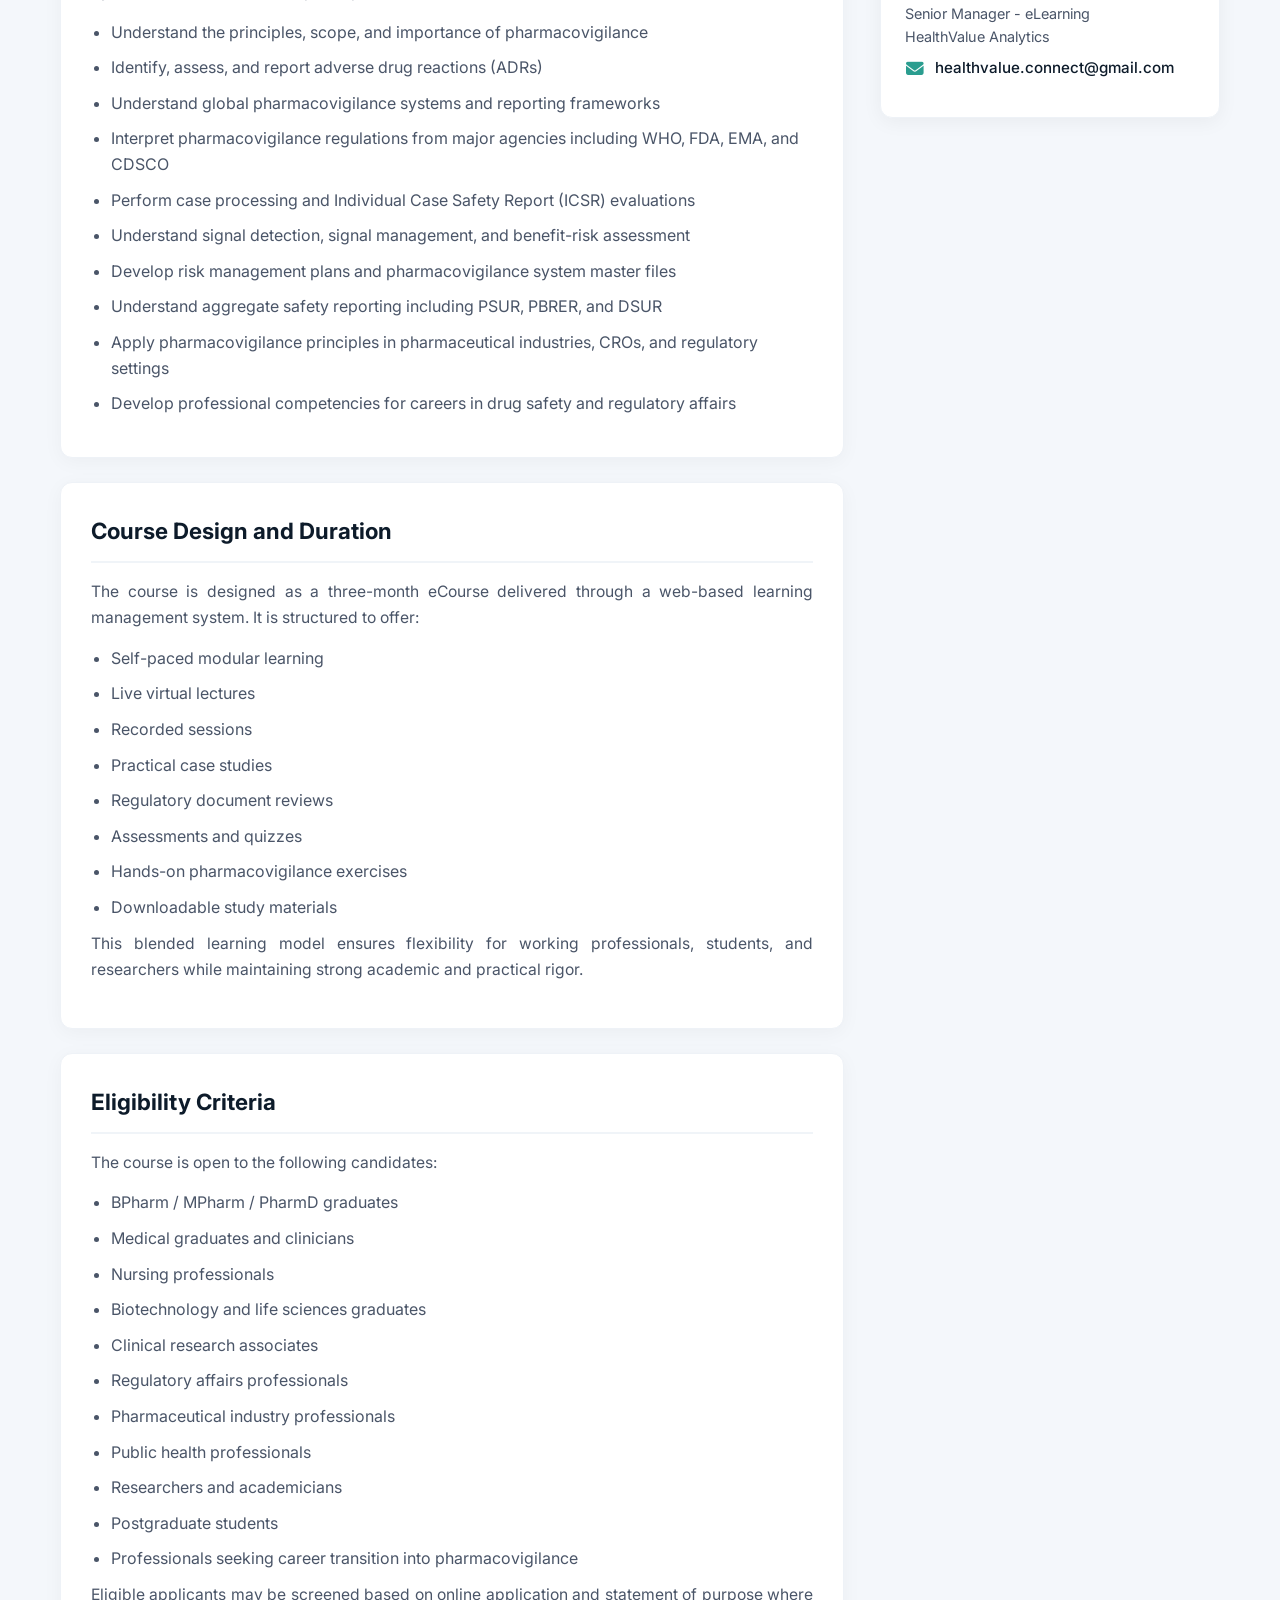
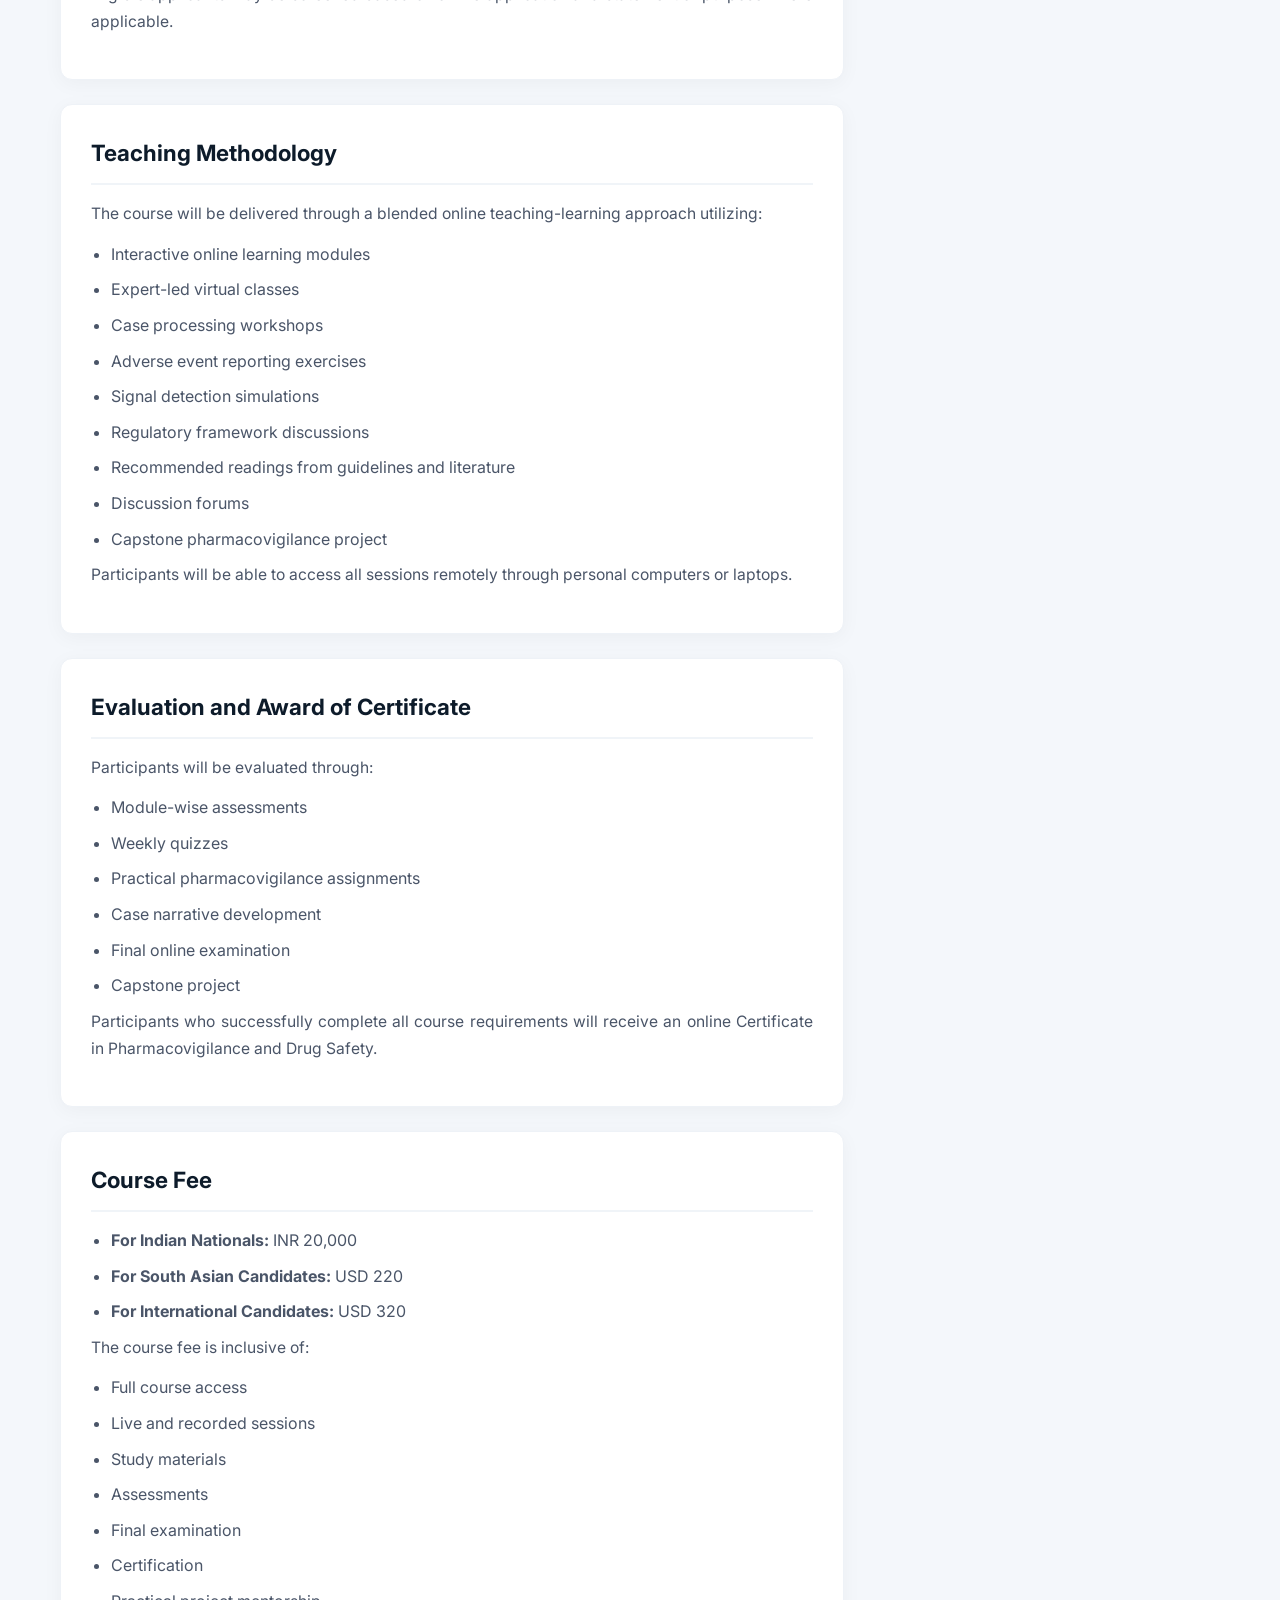
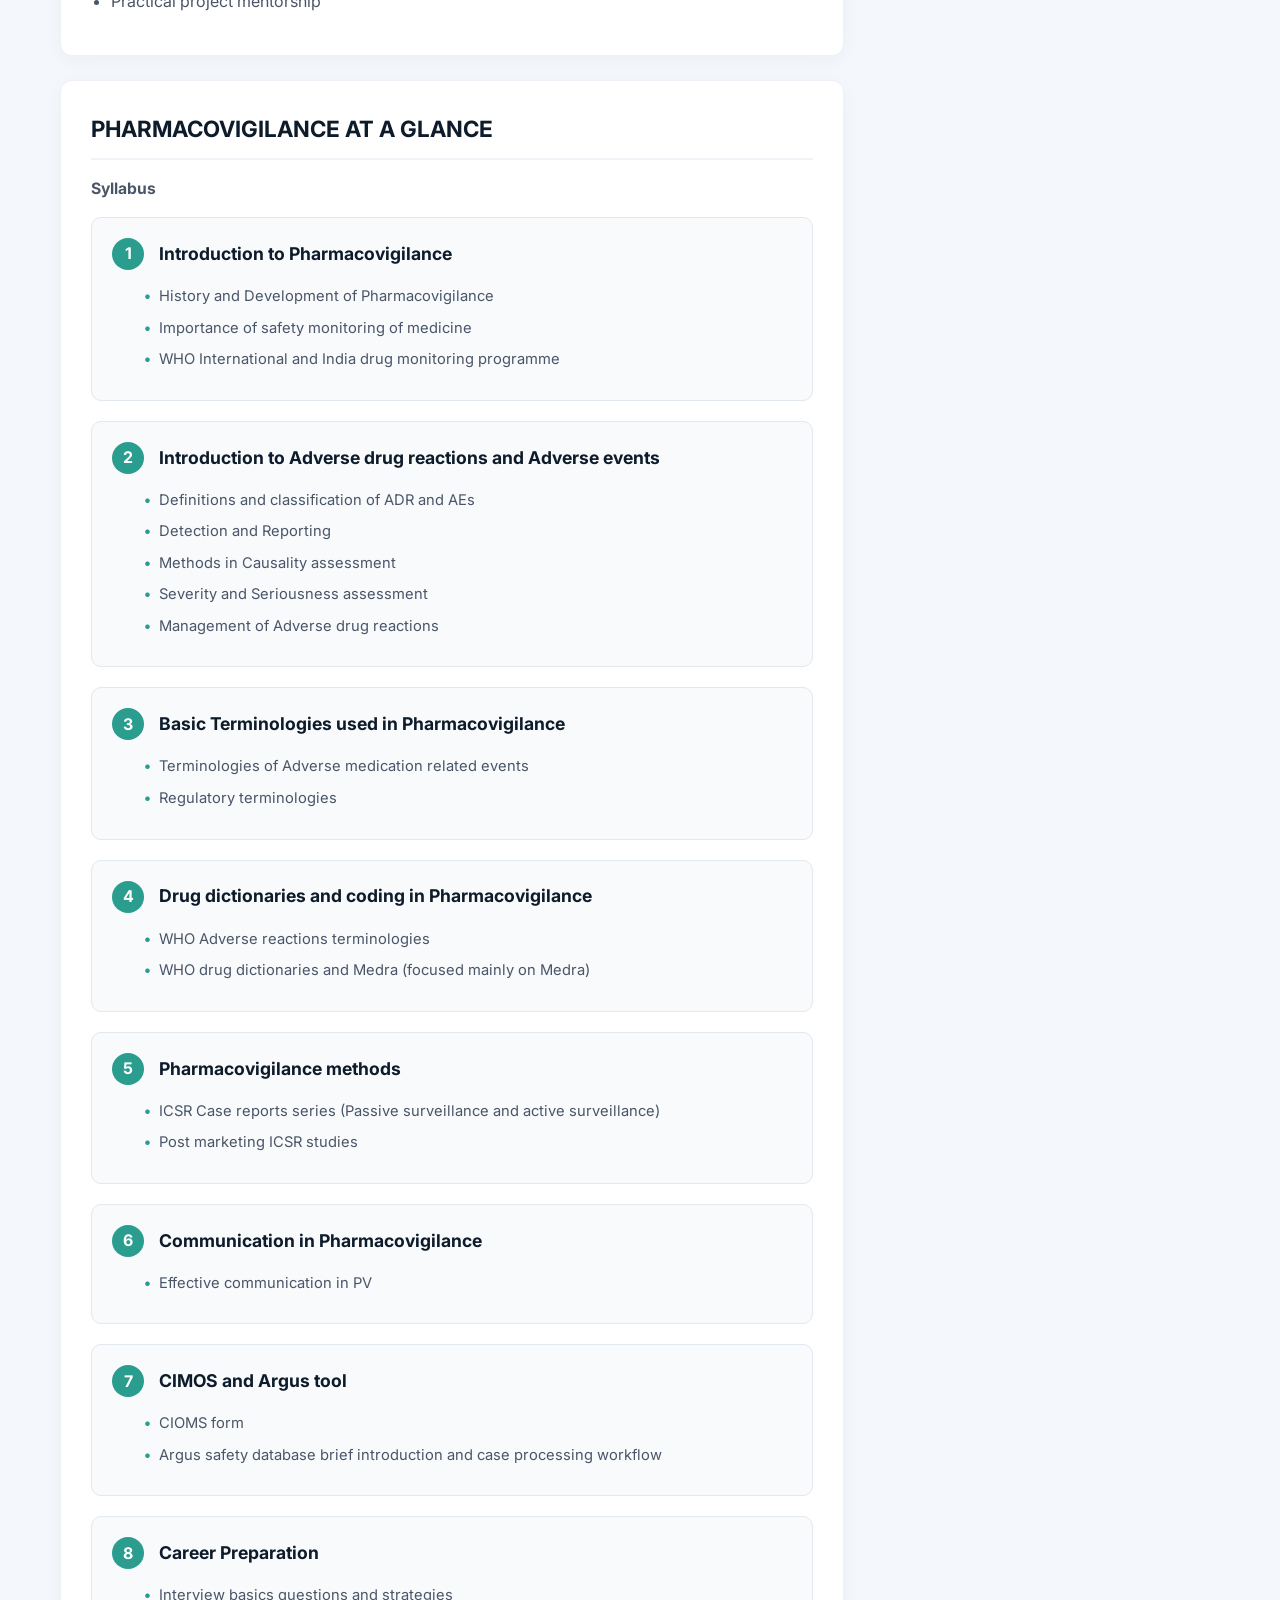
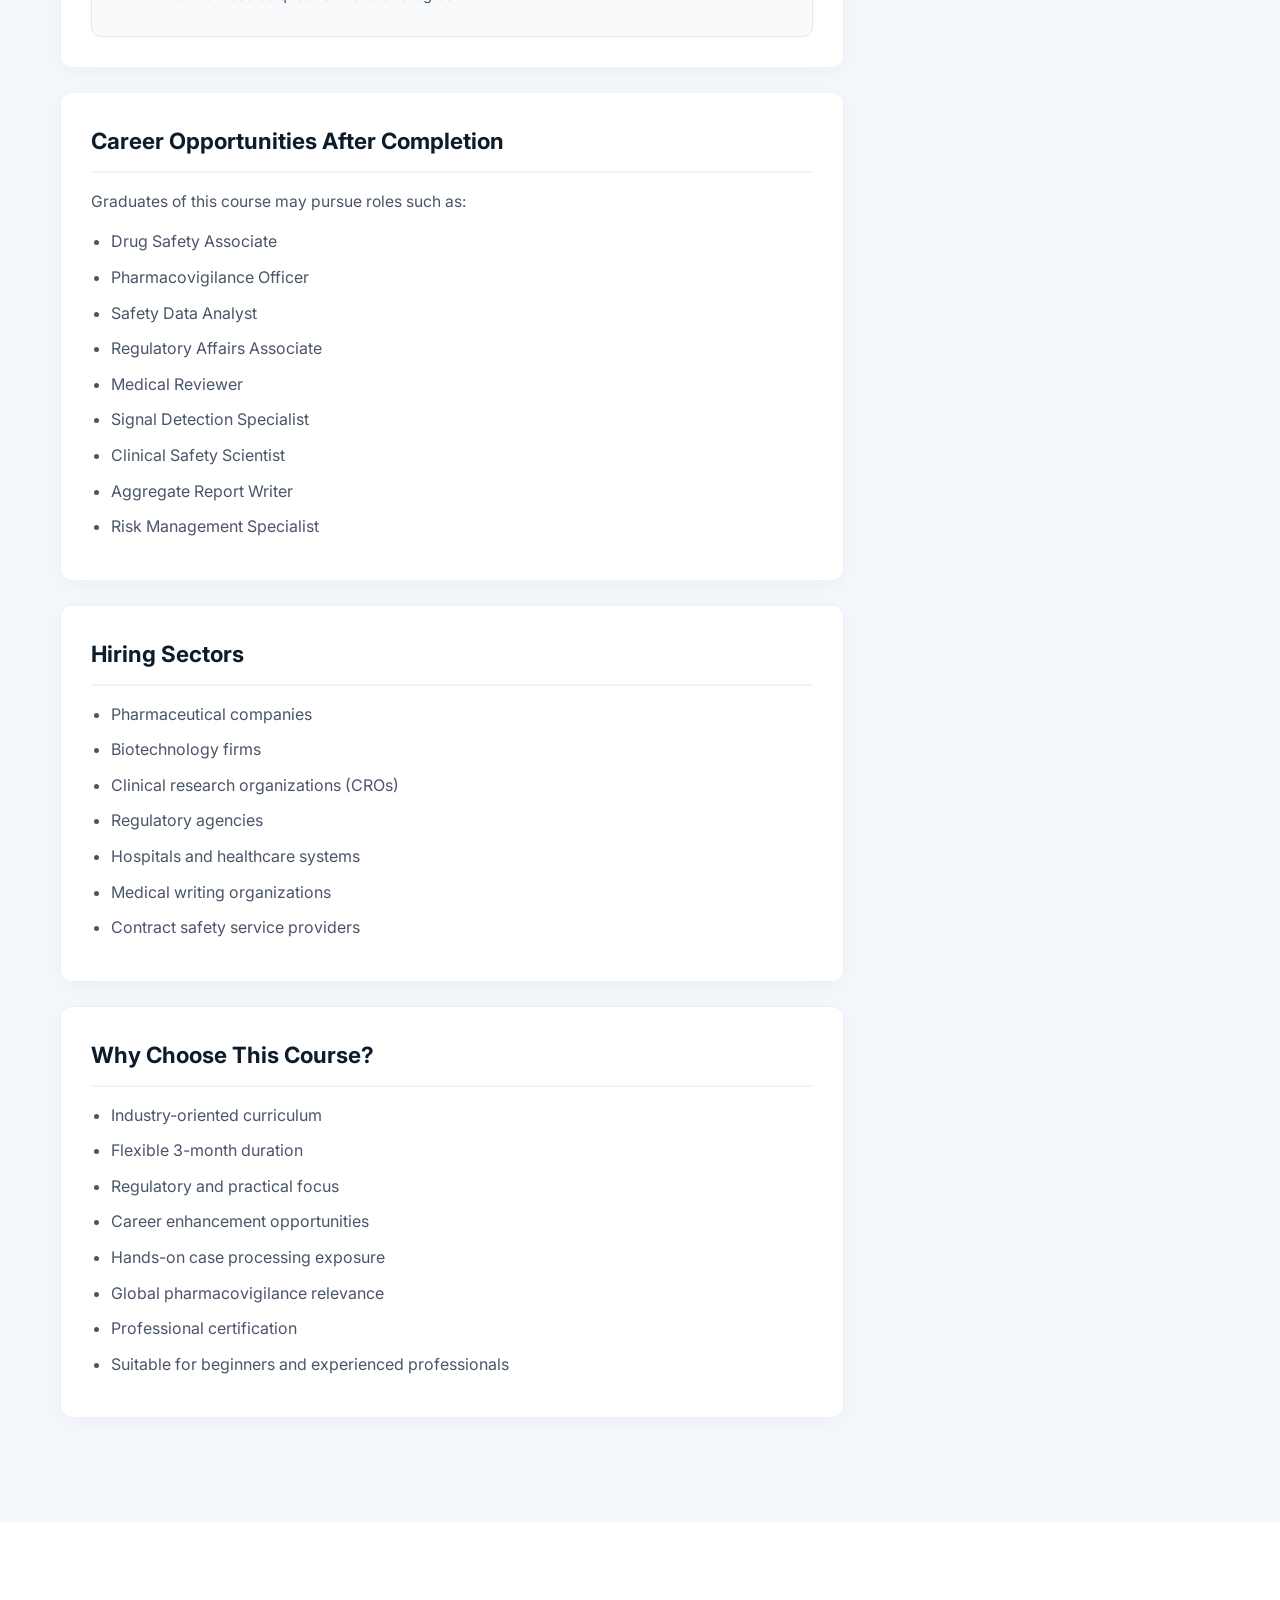
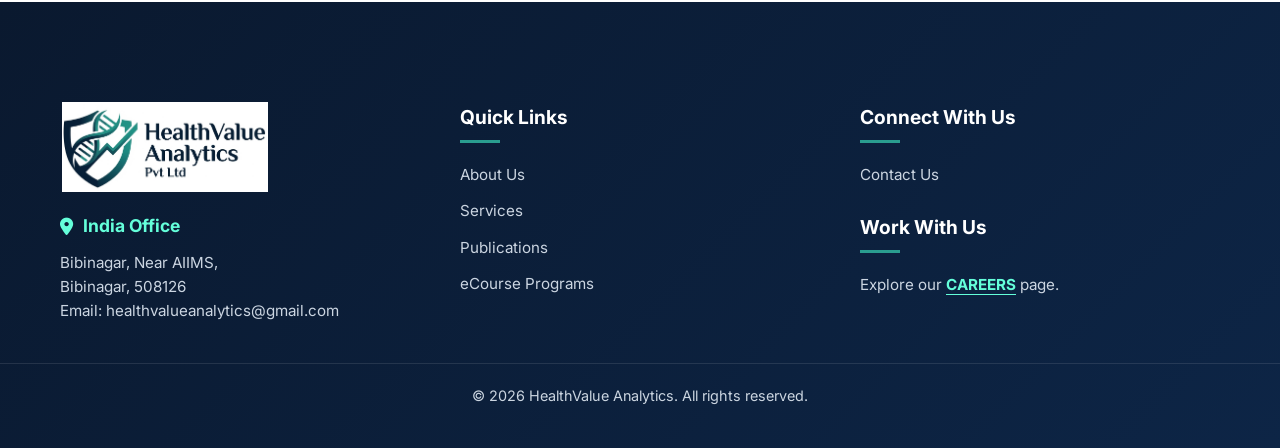
<file: ecourse-pv.html>
<!DOCTYPE html>
<html lang="en">
<head>
    <meta charset="UTF-8">
    <meta name="viewport" content="width=device-width, initial-scale=1.0">
    <title>eCourse on Pharmacovigilance (PV) – HealthValue Analytics</title>
    <link rel="preconnect" href="https://fonts.googleapis.com">
    <link rel="preconnect" href="https://fonts.gstatic.com" crossorigin>
    <link href="https://fonts.googleapis.com/css2?family=Inter:wght@400;500;600;700;800&display=swap" rel="stylesheet">
    <link rel="stylesheet" href="style.css">
    <link rel="stylesheet" href="https://cdnjs.cloudflare.com/ajax/libs/font-awesome/6.4.0/css/all.min.css">

    <style>
        /* ── Hero ── */
        .course-hero {
            background: linear-gradient(rgba(13, 27, 42, 0.7), rgba(13, 27, 42, 0.7)), url('pv_banner.jpg.jpeg');
            background-size: cover;
            background-position: center;
            padding: 80px 0 60px;
            text-align: center;
            position: relative;
            overflow: hidden;
            color: #fff;
        }

        .course-hero h1 {
            font-size: 2.8rem;
            font-weight: 800;
            color: #fff;
            letter-spacing: -0.5px;
            position: relative;
            margin-bottom: 8px;
        }
        .course-hero .breadcrumb {
            margin-top: 16px;
            position: relative;
            color: rgba(255,255,255,0.8);
            font-size: 0.95rem;
        }
        .course-hero .breadcrumb a {
            color: #2a9d8f;
            text-decoration: none;
            font-weight: 600;
        }
        .course-hero .breadcrumb a:hover {
            text-decoration: underline;
        }

        /* ── Page layout ── */
        .course-section {
            background: #f4f7fb;
            padding: 40px 0 80px;
        }
        
        .course-alert {
            background: #fff3cd;
            border-left: 5px solid #ffc107;
            padding: 18px 24px;
            border-radius: 8px;
            margin-bottom: 30px;
            box-shadow: 0 4px 15px rgba(0,0,0,0.05);
        }
        .course-alert h3 {
            color: #856404;
            margin-bottom: 5px;
            font-size: 1.2rem;
            display: flex;
            align-items: center;
            gap: 10px;
        }
        .course-alert p {
            color: #856404;
            margin: 0;
            font-size: 0.95rem;
        }

        .course-layout {
            display: grid;
            grid-template-columns: 1fr 340px;
            gap: 36px;
            align-items: start;
        }
        @media (max-width: 900px) {
            .course-layout { grid-template-columns: 1fr; }
            .course-sidebar { order: -1; }
        }

        /* ── Main Content ── */
        .course-content-block {
            background: #fff;
            padding: 30px;
            border-radius: 12px;
            box-shadow: 0 4px 20px rgba(0,0,0,0.04);
            margin-bottom: 24px;
            border: 1px solid #eef2f7;
        }
        .course-section-title {
            font-size: 1.4rem;
            font-weight: 700;
            color: var(--primary-color);
            margin-bottom: 16px;
            padding-bottom: 12px;
            border-bottom: 2px solid #f0f4f8;
        }
        .course-content-block p {
            font-size: 0.98rem;
            color: #4a5568;
            line-height: 1.7;
            margin-bottom: 14px; text-align: justify;
        }
        .course-list {
            padding-left: 20px;
            color: #4a5568;
        }
        .course-list li {
            margin-bottom: 10px;
            line-height: 1.6;
        }
        
        /* Modules List */
        .modules-list {
            display: flex;
            flex-direction: column;
            gap: 20px;
        }
        .module-item {
            padding: 20px;
            background: #f8fafc;
            border: 1px solid #e2e8f0;
            border-radius: 10px;
        }
        .module-header {
            display: flex;
            align-items: center;
            gap: 15px;
            margin-bottom: 15px;
        }
        .module-number {
            width: 32px;
            height: 32px;
            background: #2a9d8f;
            color: white;
            border-radius: 50%;
            display: flex;
            align-items: center;
            justify-content: center;
            font-weight: 700;
            flex-shrink: 0;
        }
        .module-title {
            font-size: 1.1rem;
            font-weight: 700;
            color: var(--primary-color);
        }
        .module-sublist {
            list-style: none;
            padding-left: 47px;
            margin: 0;
        }
        .module-sublist li {
            font-size: 0.92rem;
            color: #4a5568;
            margin-bottom: 8px;
            position: relative;
        }
        .module-sublist li::before {
            content: '•';
            position: absolute;
            left: -15px;
            color: #2a9d8f;
            font-weight: bold;
        }

        /* ── Sidebar ── */
        .course-sidebar {
            position: sticky;
            top: 90px;
            display: flex;
            flex-direction: column;
            gap: 20px;
        }
        .sidebar-card {
            background: #fff;
            border-radius: 12px;
            box-shadow: 0 4px 20px rgba(0,0,0,0.05);
            padding: 24px;
            border: 1px solid #eef2f7;
        }
        .sidebar-card h3 {
            font-size: 1.15rem;
            font-weight: 700;
            color: var(--primary-color);
            margin-bottom: 16px;
            padding-bottom: 10px;
            border-bottom: 2px solid #f0f4f8;
        }

        /* Action Card */
        .btn-apply, .btn-download, .btn-apply-full {
            display: flex;
            align-items: center;
            justify-content: center;
            gap: 8px;
            width: 100%;
            padding: 14px;
            border-radius: 8px;
            font-family: 'Inter', sans-serif;
            font-size: 1rem;
            font-weight: 600;
            cursor: pointer;
            border: none;
            transition: all 0.25s;
            margin-bottom: 12px;
            text-decoration: none;
        }
        .btn-apply, .btn-apply-full {
            background: linear-gradient(135deg, var(--primary-color), #1a3a5c);
            color: #fff;
            box-shadow: 0 4px 14px rgba(26,58,92,0.25);
        }
        .btn-apply:hover, .btn-apply-full:hover {
            transform: translateY(-2px);
            box-shadow: 0 6px 20px rgba(26,58,92,0.35);
        }
        .btn-download {
            background: #2a9d8f;
            color: #fff;
            box-shadow: 0 4px 14px rgba(42,157,143,0.25);
        }
        .btn-download:hover {
            background: #21867a;
            transform: translateY(-2px);
        }

        /* Info Card */
        .info-list {
            list-style: none;
            padding: 0;
            margin: 0;
        }
        .info-list li {
            display: flex;
            justify-content: space-between;
            padding: 10px 0;
            border-bottom: 1px dashed #e2e8f0;
            font-size: 0.92rem;
            color: #4a5568;
        }
        .info-list li:last-child {
            border-bottom: none;
        }
        .info-list li strong {
            color: var(--primary-color);
        }

        /* Contact Card */
        .contact-card p {
            display: flex;
            align-items: center;
            gap: 10px;
            margin-bottom: 12px;
            color: #4a5568;
            font-size: 0.95rem;
        }
        .contact-card p i {
            color: #2a9d8f;
            font-size: 1.1rem;
            width: 20px;
            text-align: center;
        }
        .contact-card a {
            color: var(--primary-color);
            text-decoration: none;
            font-weight: 500;
        }
        .contact-card a:hover {
            text-decoration: underline;
        }
    </style>
</head>
<body>

<!-- Navigation Bar -->
<nav class="navbar">
    <div class="container">
        <a href="index.html" class="logo">
            <img src="logo.png" alt="HealthValue Analytics Pvt Ltd" class="logo-img">
        </a>
        <div class="menu-toggle" id="mobile-menu">
            <span></span><span></span><span></span>
        </div>
        <div class="nav-links">
            <a href="index.html#about-us">About Us</a>
            <a href="index.html#our-services">Services</a>
            <a href="index.html#subject-coverage">Subject</a>
            <a href="blog.html">Insights</a>
            <a href="publications.html">Publications</a>
            <a href="ecourses.html" class="nav-ecourses" style="color:#2a9d8f;font-weight:700;">eCourse Programs</a>
        </div>
        <a href="contact.html" class="btn-contact">Contact Us</a>
    </div>
</nav>

<!-- Hero -->
<header class="course-hero">
    <div class="container hero-content">
        <h1><i class="fa-solid fa-pills" style="font-size:2.2rem;vertical-align:middle;margin-right:15px;color:#2a9d8f;"></i>eCourse on Pharmacovigilance (PV)</h1>
        <div class="breadcrumb">
            <a href="index.html">Home</a> &nbsp;/&nbsp; <a href="ecourses.html">eCourse Programs</a> &nbsp;/&nbsp; eCourse on Pharmacovigilance
        </div>
    </div>
</header>

<!-- Course Section -->
<section class="course-section">
    <div class="container">
        
        <!-- Admissions Alert -->
        <div class="course-alert">
            <h3><i class="fa-solid fa-bullhorn"></i> Admissions Open for June 2026 Batch</h3>
            <p><strong>Course Commencement:</strong> 1 June 2026</p>
        </div>

        <div class="course-layout">
            <!-- LEFT: Main Content -->
            <div class="course-main">
                <div class="course-content-block">
                    <h2 class="course-section-title">Background</h2>
                    <p>Pharmacovigilance (PV) is a critical discipline in healthcare and pharmaceutical sciences dedicated to the detection, assessment, understanding, and prevention of adverse effects or any other drug-related problems. With the increasing complexity of global drug development, post-marketing surveillance, regulatory requirements, and patient safety expectations, pharmacovigilance has become an essential pillar of modern healthcare systems and pharmaceutical industries.</p>
                    <p>Healthcare professionals, pharmacists, clinicians, life science graduates, regulatory specialists, and researchers are increasingly required to possess specialized knowledge in drug safety monitoring, adverse event reporting, signal detection, risk management, and regulatory compliance. However, structured and accessible professional training in pharmacovigilance remains limited, particularly for individuals seeking career advancement through flexible online learning.</p>
                    <p>The eCourse in Pharmacovigilance is designed to address this gap by providing comprehensive, multidisciplinary training in pharmacovigilance principles, regulatory frameworks, drug safety operations, and industry practices. Delivered over a duration of three months through an online platform, this course combines self-paced study, expert-led sessions, practical case evaluations, and career-focused skill development to prepare participants for professional roles in the pharmaceutical, biotechnology, clinical research, and healthcare sectors.</p>
                </div>

                <div class="course-content-block">
                    <h2 class="course-section-title">Aim</h2>
                    <p>The aim of this course is to provide participants with foundational and applied knowledge in pharmacovigilance to strengthen their competencies in drug safety monitoring, regulatory compliance, risk assessment, and global pharmacovigilance practices.</p>
                </div>

                <div class="course-content-block">
                    <h2 class="course-section-title">Learning Objectives</h2>
                    <p>By the end of the course, the participant should be able to:</p>
                    <ul class="course-list">
                        <li>Understand the principles, scope, and importance of pharmacovigilance</li>
                        <li>Identify, assess, and report adverse drug reactions (ADRs)</li>
                        <li>Understand global pharmacovigilance systems and reporting frameworks</li>
                        <li>Interpret pharmacovigilance regulations from major agencies including WHO, FDA, EMA, and CDSCO</li>
                        <li>Perform case processing and Individual Case Safety Report (ICSR) evaluations</li>
                        <li>Understand signal detection, signal management, and benefit-risk assessment</li>
                        <li>Develop risk management plans and pharmacovigilance system master files</li>
                        <li>Understand aggregate safety reporting including PSUR, PBRER, and DSUR</li>
                        <li>Apply pharmacovigilance principles in pharmaceutical industries, CROs, and regulatory settings</li>
                        <li>Develop professional competencies for careers in drug safety and regulatory affairs</li>
                    </ul>
                </div>

                <div class="course-content-block">
                    <h2 class="course-section-title">Course Design and Duration</h2>
                    <p>The course is designed as a three-month eCourse delivered through a web-based learning management system. It is structured to offer:</p>
                    <ul class="course-list">
                        <li>Self-paced modular learning</li>
                        <li>Live virtual lectures</li>
                        <li>Recorded sessions</li>
                        <li>Practical case studies</li>
                        <li>Regulatory document reviews</li>
                        <li>Assessments and quizzes</li>
                        <li>Hands-on pharmacovigilance exercises</li>
                        <li>Downloadable study materials</li>
                    </ul>
                    <p>This blended learning model ensures flexibility for working professionals, students, and researchers while maintaining strong academic and practical rigor.</p>
                </div>

                <div class="course-content-block">
                    <h2 class="course-section-title">Eligibility Criteria</h2>
                    <p>The course is open to the following candidates:</p>
                    <ul class="course-list">
                        <li>BPharm / MPharm / PharmD graduates</li>
                        <li>Medical graduates and clinicians</li>
                        <li>Nursing professionals</li>
                        <li>Biotechnology and life sciences graduates</li>
                        <li>Clinical research associates</li>
                        <li>Regulatory affairs professionals</li>
                        <li>Pharmaceutical industry professionals</li>
                        <li>Public health professionals</li>
                        <li>Researchers and academicians</li>
                        <li>Postgraduate students</li>
                        <li>Professionals seeking career transition into pharmacovigilance</li>
                    </ul>
                    <p>Eligible applicants may be screened based on online application and statement of purpose where applicable.</p>
                </div>

                <div class="course-content-block">
                    <h2 class="course-section-title">Teaching Methodology</h2>
                    <p>The course will be delivered through a blended online teaching-learning approach utilizing:</p>
                    <ul class="course-list">
                        <li>Interactive online learning modules</li>
                        <li>Expert-led virtual classes</li>
                        <li>Case processing workshops</li>
                        <li>Adverse event reporting exercises</li>
                        <li>Signal detection simulations</li>
                        <li>Regulatory framework discussions</li>
                        <li>Recommended readings from guidelines and literature</li>
                        <li>Discussion forums</li>
                        <li>Capstone pharmacovigilance project</li>
                    </ul>
                    <p>Participants will be able to access all sessions remotely through personal computers or laptops.</p>
                </div>

                <div class="course-content-block">
                    <h2 class="course-section-title">Evaluation and Award of Certificate</h2>
                    <p>Participants will be evaluated through:</p>
                    <ul class="course-list">
                        <li>Module-wise assessments</li>
                        <li>Weekly quizzes</li>
                        <li>Practical pharmacovigilance assignments</li>
                        <li>Case narrative development</li>
                        <li>Final online examination</li>
                        <li>Capstone project</li>
                    </ul>
                    <p>Participants who successfully complete all course requirements will receive an online Certificate in Pharmacovigilance and Drug Safety.</p>
                </div>

                <div class="course-content-block">
                    <h2 class="course-section-title">Course Fee</h2>
                    <ul class="course-list">
                        <li><strong>For Indian Nationals:</strong> INR 20,000</li>
                        <li><strong>For South Asian Candidates:</strong> USD 220</li>
                        <li><strong>For International Candidates:</strong> USD 320</li>
                    </ul>
                    <p>The course fee is inclusive of:</p>
                    <ul class="course-list">
                        <li>Full course access</li>
                        <li>Live and recorded sessions</li>
                        <li>Study materials</li>
                        <li>Assessments</li>
                        <li>Final examination</li>
                        <li>Certification</li>
                        <li>Practical project mentorship</li>
                    </ul>
                </div>

                <div class="course-content-block">
                    <h2 class="course-section-title">PHARMACOVIGILANCE AT A GLANCE</h2>
                    <p><strong>Syllabus</strong></p>
                    
                    <div class="modules-list">
                        <div class="module-item">
                            <div class="module-header">
                                <div class="module-number">1</div>
                                <div class="module-title">Introduction to Pharmacovigilance</div>
                            </div>
                            <ul class="module-sublist">
                                <li>History and Development of Pharmacovigilance</li>
                                <li>Importance of safety monitoring of medicine</li>
                                <li>WHO International and India drug monitoring programme</li>
                            </ul>
                        </div>
                        
                        <div class="module-item">
                            <div class="module-header">
                                <div class="module-number">2</div>
                                <div class="module-title">Introduction to Adverse drug reactions and Adverse events</div>
                            </div>
                            <ul class="module-sublist">
                                <li>Definitions and classification of ADR and AEs</li>
                                <li>Detection and Reporting</li>
                                <li>Methods in Causality assessment</li>
                                <li>Severity and Seriousness assessment</li>
                                <li>Management of Adverse drug reactions</li>
                            </ul>
                        </div>

                        <div class="module-item">
                            <div class="module-header">
                                <div class="module-number">3</div>
                                <div class="module-title">Basic Terminologies used in Pharmacovigilance</div>
                            </div>
                            <ul class="module-sublist">
                                <li>Terminologies of Adverse medication related events</li>
                                <li>Regulatory terminologies</li>
                            </ul>
                        </div>

                        <div class="module-item">
                            <div class="module-header">
                                <div class="module-number">4</div>
                                <div class="module-title">Drug dictionaries and coding in Pharmacovigilance</div>
                            </div>
                            <ul class="module-sublist">
                                <li>WHO Adverse reactions terminologies</li>
                                <li>WHO drug dictionaries and Medra (focused mainly on Medra)</li>
                            </ul>
                        </div>

                        <div class="module-item">
                            <div class="module-header">
                                <div class="module-number">5</div>
                                <div class="module-title">Pharmacovigilance methods</div>
                            </div>
                            <ul class="module-sublist">
                                <li>ICSR Case reports series (Passive surveillance and active surveillance)</li>
                                <li>Post marketing ICSR studies</li>
                            </ul>
                        </div>

                        <div class="module-item">
                            <div class="module-header">
                                <div class="module-number">6</div>
                                <div class="module-title">Communication in Pharmacovigilance</div>
                            </div>
                            <ul class="module-sublist">
                                <li>Effective communication in PV</li>
                            </ul>
                        </div>

                        <div class="module-item">
                            <div class="module-header">
                                <div class="module-number">7</div>
                                <div class="module-title">CIMOS and Argus tool</div>
                            </div>
                            <ul class="module-sublist">
                                <li>CIOMS form</li>
                                <li>Argus safety database brief introduction and case processing workflow</li>
                            </ul>
                        </div>

                        <div class="module-item">
                            <div class="module-header">
                                <div class="module-number">8</div>
                                <div class="module-title">Career Preparation</div>
                            </div>
                            <ul class="module-sublist">
                                <li>Interview basics questions and strategies</li>
                            </ul>
                        </div>
                    </div>
                </div>

                <div class="course-content-block">
                    <h2 class="course-section-title">Career Opportunities After Completion</h2>
                    <p>Graduates of this course may pursue roles such as:</p>
                    <ul class="course-list">
                        <li>Drug Safety Associate</li>
                        <li>Pharmacovigilance Officer</li>
                        <li>Safety Data Analyst</li>
                        <li>Regulatory Affairs Associate</li>
                        <li>Medical Reviewer</li>
                        <li>Signal Detection Specialist</li>
                        <li>Clinical Safety Scientist</li>
                        <li>Aggregate Report Writer</li>
                        <li>Risk Management Specialist</li>
                    </ul>
                </div>

                <div class="course-content-block">
                    <h2 class="course-section-title">Hiring Sectors</h2>
                    <ul class="course-list">
                        <li>Pharmaceutical companies</li>
                        <li>Biotechnology firms</li>
                        <li>Clinical research organizations (CROs)</li>
                        <li>Regulatory agencies</li>
                        <li>Hospitals and healthcare systems</li>
                        <li>Medical writing organizations</li>
                        <li>Contract safety service providers</li>
                    </ul>
                </div>

                <div class="course-content-block">
                    <h2 class="course-section-title">Why Choose This Course?</h2>
                    <ul class="course-list">
                        <li>Industry-oriented curriculum</li>
                        <li>Flexible 3-month duration</li>
                        <li>Regulatory and practical focus</li>
                        <li>Career enhancement opportunities</li>
                        <li>Hands-on case processing exposure</li>
                        <li>Global pharmacovigilance relevance</li>
                        <li>Professional certification</li>
                        <li>Suitable for beginners and experienced professionals</li>
                    </ul>
                </div>
            </div>

            <!-- RIGHT: Sidebar -->
            <div class="course-sidebar">
                <div class="sidebar-card">
                    <h3>Interested?</h3>
                    <div class="sidebar-buttons">
                        <a href="#" class="btn-apply-full" onclick="openApplyModal('eCourse on Pharmacovigilance (PV)')"><i class="fa-solid fa-paper-plane"></i> Apply Now</a>
                        <a href="brochure-pv.html" class="btn-download"><i class="fa-solid fa-file-arrow-down"></i> Download Complete Prospectus</a>
                    </div>
                </div>

                <div class="sidebar-card">
                    <h3>Course Information</h3>
                    <ul class="info-list">
                        <li><strong>Format:</strong> <span>100% Online</span></li>
                        <li><strong>Duration:</strong> <span>3 Months</span></li>
                        <li><strong>Language:</strong> <span>English</span></li>
                        <li><strong>Next Batch:</strong> <span>March 2026</span></li>
                    </ul>
                </div>

                <div class="sidebar-card">
                    <h3>Course Fee</h3>
                    <ul class="info-list">
                        <li><strong>Indian Nationals:</strong> <span>20,000 INR</span></li>
                        <li><strong>South Asian:</strong> <span>220 USD</span></li>
                        <li><strong>International:</strong> <span>320 USD</span></li>
                    </ul>
                    <p style="font-size: 0.85rem; color: #718096; margin-top: 15px; line-height: 1.4;">
                        Fee includes full access, live/recorded sessions, materials, assignments, exam, certification, and mentorship.
                    </p>
                </div>

                <div class="sidebar-card contact-card">
                    <h3>Course Coordinators</h3>
                    <p><strong>Dr. Varun Chaithanya Gurram</strong></p>
                    <p style="font-size: 0.9rem; color: #4a5568; margin-bottom: 8px;">Senior Manager - eLearning<br>HealthValue Analytics</p>
                    <p><i class="fa-solid fa-envelope"></i> <a href="mailto:healthvalue.connect@gmail.com">healthvalue.connect@gmail.com</a></p>
                </div>
            </div>

        </div>
    </div>
</section>

<!-- Footer -->
<footer class="footer">
    <div class="container footer-grid">
        <div class="footer-col">
            <div class="footer-logo">
                <img src="logo.png" alt="HealthValue Analytics" class="logo-img-footer">
            </div>
            <div class="office-info">
                <h4><i class="fa-solid fa-location-dot"></i> India Office</h4>
                <p>Bibinagar, Near AIIMS,<br>Bibinagar, 508126<br>
                Email: <a href="mailto:healthvalueanalytics@gmail.com" class="footer-email">healthvalueanalytics@gmail.com</a></p>
            </div>
        </div>
        <div class="footer-col">
            <h3>Quick Links</h3>
            <ul class="footer-links">
                <li><a href="index.html#about-us">About Us</a></li>
                <li><a href="index.html#our-services">Services</a></li>
                <li><a href="publications.html">Publications</a></li>
                <li><a href="ecourses.html">eCourse Programs</a></li>
            </ul>
        </div>
        <div class="footer-col">
            <h3>Connect With Us</h3>
            <ul class="footer-links">
                <li><a href="contact.html">Contact Us</a></li>
            </ul>
            <div class="work-with-us">
                <h3>Work With Us</h3>
                <p>Explore our <a href="careers.html" class="career-link">CAREERS</a> page.</p>
            </div>
        </div>
    </div>
    <div class="footer-bottom">
        <p>&copy; 2026 HealthValue Analytics. All rights reserved.</p>
    </div>
</footer>



<!-- Apply Now Modal -->
<div class="modal-overlay" id="apply-modal">
    <div class="modal-content">
        <button class="modal-close" id="close-apply" aria-label="Close modal">&times;</button>
        
        <div class="modal-header">
            <h2>Course Application</h2>
            <p class="modal-subtitle">Home / eCourse Programs / <strong>eCourse on Pharmacovigilance</strong></p>
        </div>

        <div class="form-progress">
            <div class="progress-step active" data-step="1"></div>
            <div class="progress-step" data-step="2"></div>
            <div class="progress-step" data-step="3"></div>
        </div>
        
        <form id="apply-form" class="apply-form">
            <!-- Step 1: Personal Details -->
            <div class="form-step active" data-step="1">
                <div class="form-section-title">
                    <i class="fa-solid fa-user"></i> Personal Information
                </div>
                <div class="form-grid">
                    <div class="form-group">
                        <label for="full-name">Full Name *</label>
                        <input type="text" id="full-name" name="full-name" placeholder="As per official documents" required>
                    </div>
                    <div class="form-group">
                        <label for="email">Email Address *</label>
                        <input type="email" id="email" name="email" placeholder="yourname@example.com" required>
                    </div>
                    <div class="form-group">
                        <label for="phone">Phone Number *</label>
                        <input type="tel" id="phone" name="phone" placeholder="+91-XXXXX-XXXXX" required>
                    </div>
                    <div class="form-group">
                        <div class="form-grid" style="gap:10px; grid-template-columns: 1fr 1fr;">
                            <div class="form-group" style="margin-bottom:0;">
                                <label for="age">Age *</label>
                                <input type="number" id="age" name="age" min="18" max="100" required>
                            </div>
                            <div class="form-group" style="margin-bottom:0;">
                                <label for="sex">Sex *</label>
                                <select id="sex" name="sex" required>
                                    <option value="">Select</option>
                                    <option value="Male">Male</option>
                                    <option value="Female">Female</option>
                                    <option value="Other">Other</option>
                                </select>
                            </div>
                        </div>
                    </div>
                    <div class="form-group full-width">
                        <label for="address">Full Residential Address *</label>
                        <textarea id="address" name="address" rows="2" placeholder="Street, City, State, ZIP, Country" required></textarea>
                    </div>
                </div>
            </div>

            <!-- Step 2: Education Details -->
            <div class="form-step" data-step="2">
                <div class="form-section-title">
                    <i class="fa-solid fa-user-graduate"></i> Academic Background
                </div>
                <div class="form-grid">
                    <div class="form-group">
                        <label for="highest-degree">Highest Qualification *</label>
                        <input type="text" id="highest-degree" name="highest-degree" placeholder="e.g., PharmD, MBBS, PhD" required>
                    </div>
                    <div class="form-group">
                        <label for="specialization">Specialization / Major *</label>
                        <input type="text" id="specialization" name="specialization" placeholder="e.g., Pharmacology, Public Health" required>
                    </div>
                    <div class="form-group">
                        <label for="university">University / Institute *</label>
                        <input type="text" id="university" name="university" required>
                    </div>
                    <div class="form-group">
                        <label for="year-passing">Year of Passing *</label>
                        <input type="number" id="year-passing" name="year-passing" min="1950" max="2026" required>
                    </div>
                </div>
            </div>

            <!-- Step 3: Professional Details & Others -->
            <div class="form-step" data-step="3">
                <div class="form-section-title">
                    <i class="fa-solid fa-briefcase"></i> Professional Details
                </div>
                <div class="form-grid">
                    <div class="form-group">
                        <label for="occupation">Current Occupation *</label>
                        <input type="text" id="occupation" name="occupation" placeholder="e.g., Student, Researcher, Manager" required>
                    </div>
                    <div class="form-group">
                        <label for="experience">Years of Experience (if any)</label>
                        <input type="number" id="experience" name="experience" min="0" step="0.5">
                    </div>
                    <div class="form-group full-width">
                        <label for="sop">Statement of Purpose</label>
                        <textarea id="sop" name="sop" rows="3" placeholder="Briefly describe why you want to take this course..."></textarea>
                    </div>
                </div>
            </div>

            <div class="form-navigation">
                <button type="button" class="btn-prev" id="prev-step" style="display:none;"><i class="fa-solid fa-arrow-left"></i> Back</button>
                <button type="button" class="btn-next" id="next-step">Next <i class="fa-solid fa-arrow-right"></i></button>
                <button type="submit" class="btn-submit-app" id="submit-form" style="display:none;">Submit Application <i class="fa-solid fa-paper-plane"></i></button>
            </div>
        </form>
        
        <!-- Success State (Hidden by default) -->
        <div id="success-state" class="success-message" style="display:none;">
            <div class="success-icon">
                <i class="fa-solid fa-check"></i>
            </div>
            <h3>Application Received!</h3>
            <p>Thank you for applying. Your details have been recorded in our database. Our course coordinator will review your application and contact you via email shortly.</p>
            <button type="button" class="btn-next" onclick="closeApplyModal()" style="margin-top:20px; max-width:200px; margin-inline:auto;">Close</button>
        </div>
    </div>
</div>

<script>
    // --- CONFIGURATION ---
    const SCRIPT_URL = 'https://script.google.com/macros/s/AKfycbwwUzDmlxViAQo30fEmtDZW32EE8nqDsciKH1loOv4WlvmsYuihhl2FE0Ra2uIc1aPp/exec';

    // Navigation Toggle
    const menuToggle = document.getElementById('mobile-menu');
    const navLinks   = document.querySelector('.nav-links');
    if (menuToggle && navLinks) {
        menuToggle.addEventListener('click', () => {
            navLinks.classList.toggle('active');
            menuToggle.classList.toggle('open');
        });
    }

    // Modal Logic
    const applyModal = document.getElementById('apply-modal');
    const closeApply = document.getElementById('close-apply');
    const applyForm  = document.getElementById('apply-form');
    const applyBtns  = document.querySelectorAll('.btn-apply');
    const successState = document.getElementById('success-state');

    // Multi-step Logic
    let currentStep = 1;
    const totalSteps = 3;
    const steps = document.querySelectorAll('.form-step');
    const progressSteps = document.querySelectorAll('.progress-step');
    const btnNext = document.getElementById('next-step');
    const btnPrev = document.getElementById('prev-step');
    const btnSubmit = document.getElementById('submit-form');

    function updateStep() {
        steps.forEach(step => step.classList.remove('active'));
        progressSteps.forEach((p, idx) => {
            p.classList.remove('active', 'completed');
            if (idx + 1 === currentStep) p.classList.add('active');
            if (idx + 1 < currentStep) p.classList.add('completed');
        });
        document.querySelector(`.form-step[data-step="${currentStep}"]`).classList.add('active');

        // Update buttons
        btnPrev.style.display = currentStep === 1 ? 'none' : 'flex';
        if (currentStep === totalSteps) {
            btnNext.style.display = 'none';
            btnSubmit.style.display = 'flex';
        } else {
            btnNext.style.display = 'flex';
            btnSubmit.style.display = 'none';
        }
    }

    btnNext.addEventListener('click', () => {
        const currentInputs = steps[currentStep-1].querySelectorAll('input[required], select[required], textarea[required]');
        let valid = true;
        currentInputs.forEach(input => {
            if (!input.value) {
                input.style.borderColor = '#ef4444';
                valid = false;
            } else {
                input.style.borderColor = '';
            }
        });

        if (valid && currentStep < totalSteps) {
            currentStep++;
            updateStep();
        }
    });

    btnPrev.addEventListener('click', () => {
        if (currentStep > 1) {
            currentStep--;
            updateStep();
        }
    });

    // Modal Handlers
    function openApplyModal() {
        applyModal.classList.add('open');
        document.body.style.overflow = 'hidden';
        // Reset to step 1
        currentStep = 1;
        updateStep();
        applyForm.style.display = 'block';
        successState.style.display = 'none';
    }

    function closeApplyModal() {
        applyModal.classList.remove('open');
        document.body.style.overflow = '';
    }

    applyBtns.forEach(btn => btn.addEventListener('click', openApplyModal));
    closeApply.addEventListener('click', closeApplyModal);
    applyModal.addEventListener('click', (e) => {
        if (e.target === applyModal) closeApplyModal();
    });

    // Form Submission (Automated)
    applyForm.addEventListener('submit', (e) => {
        e.preventDefault();
        
        const submitBtn = document.getElementById('submit-form');
        const originalBtnText = submitBtn.innerHTML;
        
        // Show loading state
        submitBtn.disabled = true;
        submitBtn.innerHTML = '<i class="fa-solid fa-spinner fa-spin"></i> Processing...';

        const formData = new FormData(applyForm);
        const data = Object.fromEntries(formData.entries());
        
        // Prepare payload
        const payload = {
            subject: `Application: PV Course - ${data['full-name']}`,
            ...data,
            course: 'Pharmacovigilance (PV)',
            source: 'PV Application Form'
        };

        // Send to Google Apps Script
        fetch(SCRIPT_URL, {
            method: 'POST',
            mode: 'no-cors',
            cache: 'no-cache',
            headers: { 'Content-Type': 'application/json' },
            body: JSON.stringify(payload)
        })
        .then(() => {
            // Show success state
            applyForm.style.display = 'none';
            successState.style.display = 'block';
            applyForm.reset();
        })
        .catch(error => {
            console.error('Error!', error.message);
            alert('There was an error submitting your application. Please check your internet connection and try again.');
        })
        .finally(() => {
            submitBtn.disabled = false;
            submitBtn.innerHTML = originalBtnText;
        });
    });
</script>
</body>
</html>
</file>
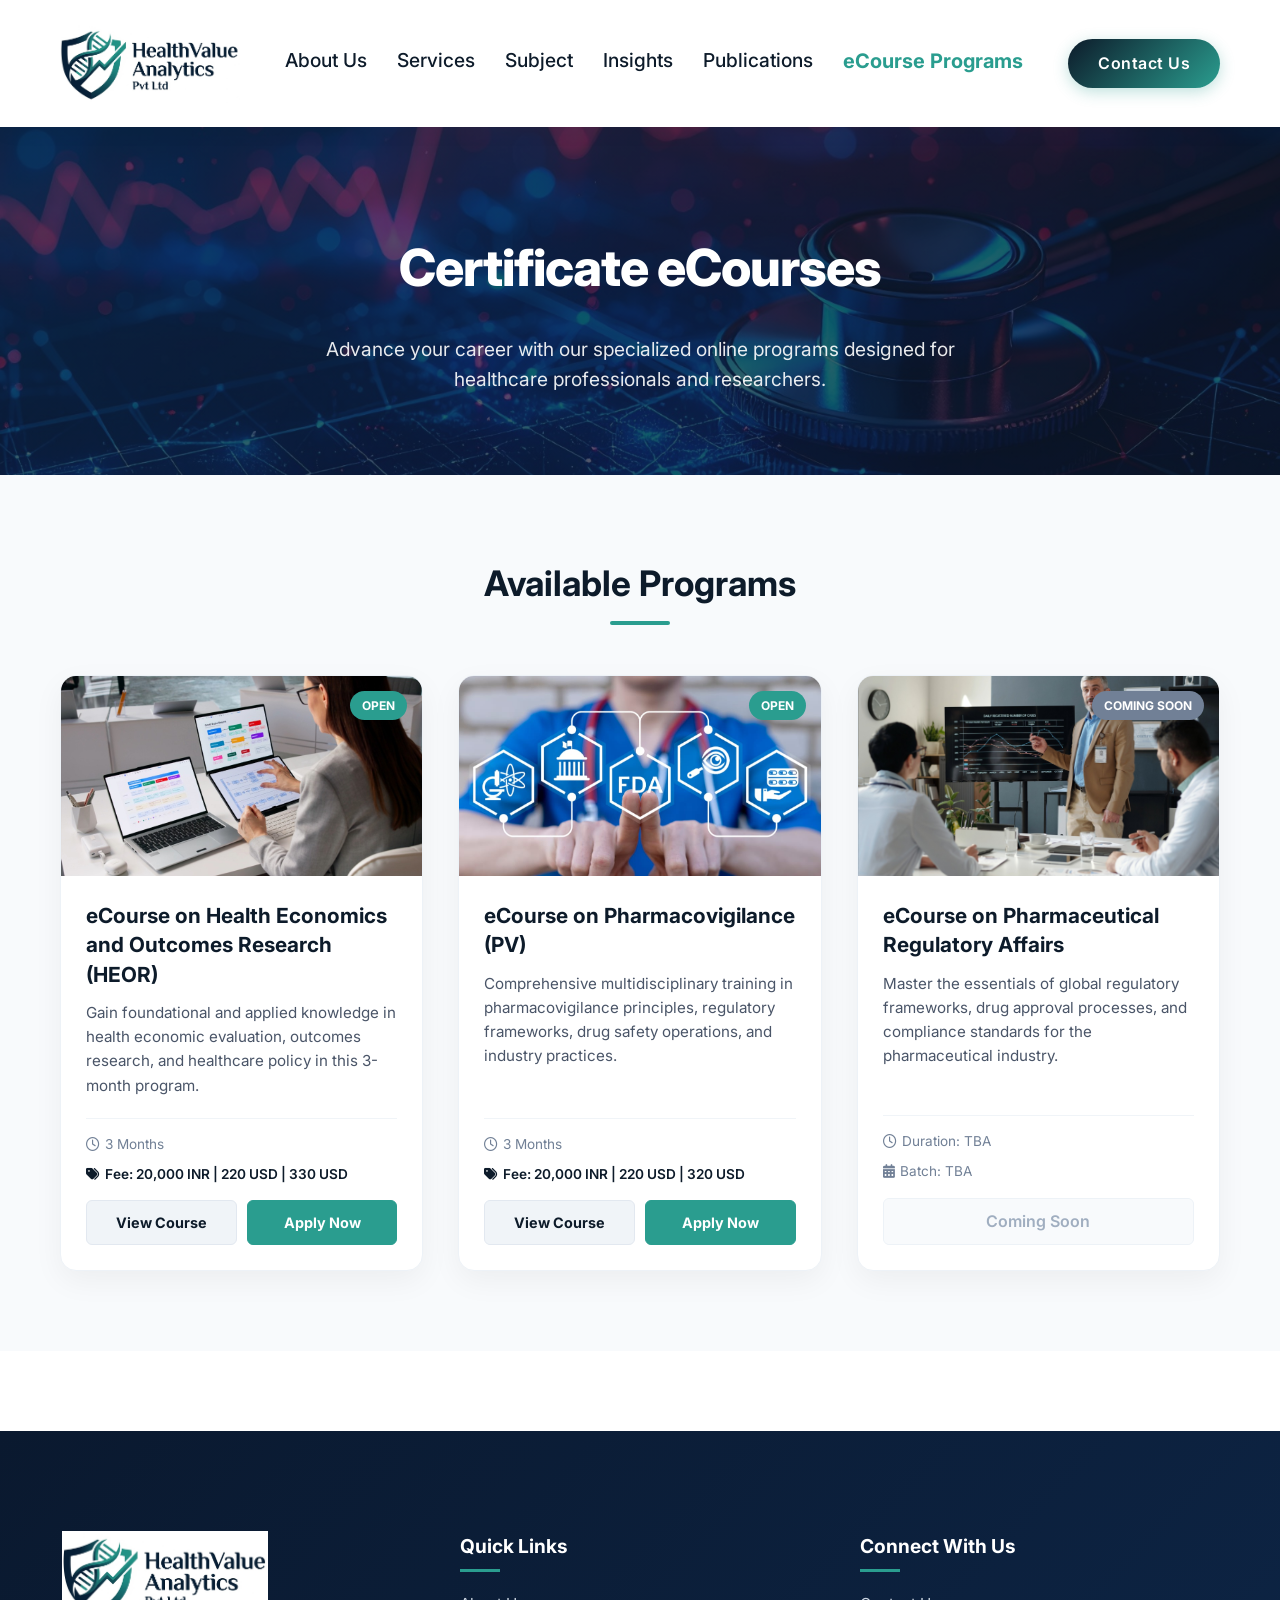
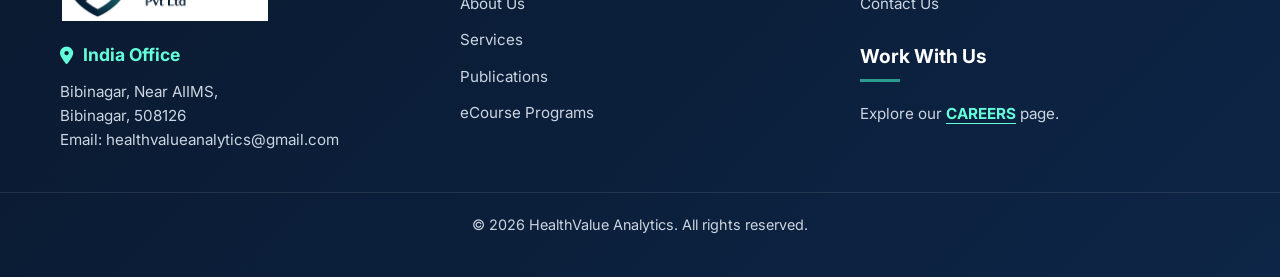
<file: ecourses.html>
<!DOCTYPE html>
<html lang="en">
<head>
    <meta charset="UTF-8">
    <meta name="viewport" content="width=device-width, initial-scale=1.0">
    <title>eCourse Programs – HealthValue Analytics</title>
    <link rel="preconnect" href="https://fonts.googleapis.com">
    <link rel="preconnect" href="https://fonts.gstatic.com" crossorigin>
    <link href="https://fonts.googleapis.com/css2?family=Inter:wght@400;500;600;700;800&display=swap" rel="stylesheet">
    <link rel="stylesheet" href="style.css">
    <link rel="stylesheet" href="https://cdnjs.cloudflare.com/ajax/libs/font-awesome/6.4.0/css/all.min.css">

    <style>
        /* ── Hero ── */
        .course-hero {
            background: linear-gradient(rgba(13, 27, 42, 0.7), rgba(13, 27, 42, 0.7)), url('ecourse_hero.jpg.jpeg.jpeg');
            background-size: cover;
            background-position: center;
            padding: 100px 0 80px;
            text-align: center;
            position: relative;
            color: #fff;
        }
        .course-hero h1 {
            font-size: 3.2rem;
            font-weight: 800;
            margin-bottom: 15px;
            letter-spacing: -1px;
        }
        .course-hero p {
            font-size: 1.2rem;
            opacity: 0.9;
            max-width: 700px;
            margin: 0 auto;
        }

        /* ── Course Grid ── */
        .listing-section {
            background: #f8fafc;
            padding: 80px 0;
        }
        .section-header {
            text-align: center;
            margin-bottom: 50px;
        }
        .section-header h2 {
            font-size: 2.2rem;
            color: var(--primary-color);
            margin-bottom: 10px;
        }
        .section-header .divider {
            width: 60px;
            height: 4px;
            background: #2a9d8f;
            margin: 0 auto;
            border-radius: 2px;
        }

        .course-grid {
            display: grid;
            grid-template-columns: repeat(auto-fill, minmax(320px, 1fr));
            gap: 35px;
        }

        .course-card {
            background: #fff;
            border-radius: 16px;
            overflow: hidden;
            box-shadow: 0 10px 30px rgba(0,0,0,0.05);
            transition: all 0.3s ease;
            border: 1px solid #edf2f7;
            display: flex;
            flex-direction: column;
        }
        .course-card:hover {
            transform: translateY(-10px);
            box-shadow: 0 20px 40px rgba(0,0,0,0.1);
            border-color: #2a9d8f;
        }

        .card-image {
            height: 200px;
            background-size: cover;
            background-position: center;
            position: relative;
        }
        .card-badge {
            position: absolute;
            top: 15px;
            right: 15px;
            background: #2a9d8f;
            color: #fff;
            padding: 5px 12px;
            border-radius: 50px;
            font-size: 0.75rem;
            font-weight: 700;
            text-transform: uppercase;
        }
        .card-badge.upcoming {
            background: #718096;
        }

        .card-content {
            padding: 25px;
            flex-grow: 1;
            display: flex;
            flex-direction: column;
        }
        .card-content h3 {
            font-size: 1.3rem;
            color: var(--primary-color);
            margin-bottom: 12px;
            line-height: 1.4;
        }
        .card-content p {
            font-size: 0.95rem;
            color: #4a5568;
            line-height: 1.6;
            margin-bottom: 20px;
            flex-grow: 1;
        }

        .card-footer {
            padding-top: 15px;
            border-top: 1px solid #f0f4f8;
            display: flex;
            flex-direction: column;
            gap: 15px;
        }
        .card-meta-group {
            display: flex;
            flex-direction: column;
            gap: 8px;
        }
        .course-meta {
            font-size: 0.85rem;
            color: #718096;
            display: flex;
            align-items: center;
            gap: 10px;
        }
        .card-buttons {
            display: flex;
            gap: 10px;
        }
        .btn-view, .btn-apply-small {
            flex: 1;
            text-align: center;
            padding: 10px;
            border-radius: 6px;
            font-size: 0.9rem;
            font-weight: 700;
            text-decoration: none;
            transition: all 0.2s;
        }
        .btn-view {
            background: #f0f4f8;
            color: var(--primary-color);
            border: 1px solid #e2e8f0;
        }
        .btn-view:hover {
            background: #e2e8f0;
        }
        .btn-apply-small {
            background: #2a9d8f;
            color: #fff;
            border: 1px solid #2a9d8f;
        }
        .btn-apply-small:hover {
            background: #21867a;
            transform: translateY(-1px);
        }
        .btn-disabled {
            color: #a0aec0;
            cursor: not-allowed;
            font-weight: 600;
        }

        .course-meta {
            font-size: 0.85rem;
            color: #718096;
            display: flex;
            align-items: center;
            gap: 5px;
        }
    </style>
</head>
<body>

<!-- Navigation Bar -->
<nav class="navbar">
    <div class="container">
        <a href="index.html" class="logo">
            <img src="logo.png" alt="HealthValue Analytics Pvt Ltd" class="logo-img">
        </a>
        <div class="menu-toggle" id="mobile-menu">
            <span></span><span></span><span></span>
        </div>
        <div class="nav-links">
            <a href="index.html#about-us">About Us</a>
            <a href="index.html#our-services">Services</a>
            <a href="index.html#subject-coverage">Subject</a>
            <a href="blog.html">Insights</a>
            <a href="publications.html">Publications</a>
            <a href="ecourses.html" class="nav-ecourses" style="color:#2a9d8f;font-weight:700;">eCourse Programs</a>
        </div>
        <a href="contact.html" class="btn-contact">Contact Us</a>
    </div>
</nav>

<!-- Hero -->
<header class="course-hero">
    <div class="container hero-content">
        <h1>Certificate eCourses</h1>
        <p>Advance your career with our specialized online programs designed for healthcare professionals and researchers.</p>
    </div>
</header>

<!-- Course Grid Section -->
<section class="listing-section">
    <div class="container">
        <div class="section-header">
            <h2>Available Programs</h2>
            <div class="divider"></div>
        </div>

        <div class="course-grid">
            <!-- Course 1 -->
            <div class="course-card">
                <div class="card-image" style="background-image: url('heor_card.jpg');">
                    <span class="card-badge">Open</span>
                </div>
                <div class="card-content">
                    <h3>eCourse on Health Economics and Outcomes Research (HEOR)</h3>
                    <p>Gain foundational and applied knowledge in health economic evaluation, outcomes research, and healthcare policy in this 3-month program.</p>
                    <div class="card-footer">
                        <div class="card-meta-group">
                            <div class="course-meta"><i class="fa-regular fa-clock"></i> 3 Months</div>
                            <div class="course-meta" style="font-weight: 600; color: var(--primary-color);">
                                <i class="fa-solid fa-tags"></i> Fee: 20,000 INR | 220 USD | 330 USD
                            </div>
                        </div>
                        <div class="card-buttons">
                            <a href="ecourse-heor.html" class="btn-view">View Course</a>
                            <a href="#" class="btn-apply-small">Apply Now</a>
                        </div>
                    </div>
                </div>
            </div>



            <!-- Course 2 -->
            <div class="course-card">
                <div class="card-image" style="background-image: url('pv_banner.jpg.jpeg');">
                    <span class="card-badge">Open</span>
                </div>
                <div class="card-content">
                    <h3>eCourse on Pharmacovigilance (PV)</h3>
                    <p>Comprehensive multidisciplinary training in pharmacovigilance principles, regulatory frameworks, drug safety operations, and industry practices.</p>
                    <div class="card-footer">
                        <div class="card-meta-group">
                            <div class="course-meta"><i class="fa-regular fa-clock"></i> 3 Months</div>
                            <div class="course-meta" style="font-weight: 600; color: var(--primary-color);">
                                <i class="fa-solid fa-tags"></i> Fee: 20,000 INR | 220 USD | 320 USD
                            </div>
                        </div>
                        <div class="card-buttons">
                            <a href="ecourse-pv.html" class="btn-view">View Course</a>
                            <a href="#" class="btn-apply-small">Apply Now</a>
                        </div>
                    </div>
                </div>
            </div>

            <!-- Course 3 (Coming Soon) -->
            <div class="course-card">
                <div class="card-image" style="background-image: url('ra_card.jpg.jpeg');">
                    <span class="card-badge upcoming">Coming Soon</span>
                </div>
                <div class="card-content">
                    <h3>eCourse on Pharmaceutical Regulatory Affairs</h3>
                    <p>Master the essentials of global regulatory frameworks, drug approval processes, and compliance standards for the pharmaceutical industry.</p>
                    <div class="card-footer">
                        <div class="card-meta-group">
                            <div class="course-meta"><i class="fa-regular fa-clock"></i> Duration: TBA</div>
                            <div class="course-meta"><i class="fa-solid fa-calendar-days"></i> Batch: TBA</div>
                        </div>
                        <div class="card-buttons">
                            <span class="btn-disabled" style="flex:1; background:#f8fafc; border:1px solid #edf2f7; padding:10px; border-radius:6px; text-align:center;">Coming Soon</span>
                        </div>
                    </div>
                </div>
            </div>

        </div>
    </div>
</section>

<!-- Footer -->
<footer class="footer">
    <div class="container footer-grid">
        <div class="footer-col">
            <div class="footer-logo">
                <img src="logo.png" alt="HealthValue Analytics" class="logo-img-footer">
            </div>
            <div class="office-info">
                <h4><i class="fa-solid fa-location-dot"></i> India Office</h4>
                <p>Bibinagar, Near AIIMS,<br>Bibinagar, 508126<br>
                Email: <a href="mailto:healthvalueanalytics@gmail.com" class="footer-email">healthvalueanalytics@gmail.com</a></p>
            </div>
        </div>
        <div class="footer-col">
            <h3>Quick Links</h3>
            <ul class="footer-links">
                <li><a href="index.html#about-us">About Us</a></li>
                <li><a href="index.html#our-services">Services</a></li>
                <li><a href="publications.html">Publications</a></li>
                <li><a href="ecourses.html">eCourse Programs</a></li>
            </ul>
        </div>
        <div class="footer-col">
            <h3>Connect With Us</h3>
            <ul class="footer-links">
                <li><a href="contact.html">Contact Us</a></li>
            </ul>
            <div class="work-with-us">
                <h3>Work With Us</h3>
                <p>Explore our <a href="careers.html" class="career-link">CAREERS</a> page.</p>
            </div>
        </div>
    </div>
    <div class="footer-bottom">
        <p>&copy; 2026 HealthValue Analytics. All rights reserved.</p>
    </div>
</footer>
<!-- Apply Now Modal -->
<div class="modal-overlay" id="apply-modal">
    <div class="modal-content">
        <button class="modal-close" id="close-apply" aria-label="Close modal">&times;</button>
        
        <div class="modal-header">
            <h2>Course Application</h2>
            <p class="modal-subtitle">Home / eCourse Programs / <strong id="dynamic-course-name">Selected Program</strong></p>
        </div>

        <div class="form-progress">
            <div class="progress-step active" data-step="1"></div>
            <div class="progress-step" data-step="2"></div>
            <div class="progress-step" data-step="3"></div>
        </div>
        
        <form id="apply-form" class="apply-form">
            <input type="hidden" id="selected-course" name="selected-course">
            
            <!-- Step 1: Personal Details -->
            <div class="form-step active" data-step="1">
                <div class="form-section-title">
                    <i class="fa-solid fa-user"></i> Personal Information
                </div>
                <div class="form-grid">
                    <div class="form-group">
                        <label for="full-name">Full Name *</label>
                        <input type="text" id="full-name" name="full-name" placeholder="As per official documents" required>
                    </div>
                    <div class="form-group">
                        <label for="email">Email Address *</label>
                        <input type="email" id="email" name="email" placeholder="yourname@example.com" required>
                    </div>
                    <div class="form-group">
                        <label for="phone">Phone Number *</label>
                        <input type="tel" id="phone" name="phone" placeholder="+91-XXXXX-XXXXX" required>
                    </div>
                    <div class="form-group">
                        <div class="form-grid" style="gap:10px; grid-template-columns: 1fr 1fr;">
                            <div class="form-group" style="margin-bottom:0;">
                                <label for="age">Age *</label>
                                <input type="number" id="age" name="age" min="18" max="100" required>
                            </div>
                            <div class="form-group" style="margin-bottom:0;">
                                <label for="sex">Sex *</label>
                                <select id="sex" name="sex" required>
                                    <option value="">Select</option>
                                    <option value="Male">Male</option>
                                    <option value="Female">Female</option>
                                    <option value="Other">Other</option>
                                </select>
                            </div>
                        </div>
                    </div>
                    <div class="form-group full-width">
                        <label for="address">Full Residential Address *</label>
                        <textarea id="address" name="address" rows="2" placeholder="Street, City, State, ZIP, Country" required></textarea>
                    </div>
                </div>
            </div>

            <!-- Step 2: Education Details -->
            <div class="form-step" data-step="2">
                <div class="form-section-title">
                    <i class="fa-solid fa-user-graduate"></i> Academic Background
                </div>
                <div class="form-grid">
                    <div class="form-group">
                        <label for="highest-degree">Highest Qualification *</label>
                        <input type="text" id="highest-degree" name="highest-degree" placeholder="e.g., PharmD, MBBS, PhD" required>
                    </div>
                    <div class="form-group">
                        <label for="specialization">Specialization / Major *</label>
                        <input type="text" id="specialization" name="specialization" placeholder="e.g., Pharmacology, Public Health" required>
                    </div>
                    <div class="form-group">
                        <label for="university">University / Institute *</label>
                        <input type="text" id="university" name="university" required>
                    </div>
                    <div class="form-group">
                        <label for="year-passing">Year of Passing *</label>
                        <input type="number" id="year-passing" name="year-passing" min="1950" max="2026" required>
                    </div>
                </div>
            </div>

            <!-- Step 3: Professional Details & Others -->
            <div class="form-step" data-step="3">
                <div class="form-section-title">
                    <i class="fa-solid fa-briefcase"></i> Professional Details
                </div>
                <div class="form-grid">
                    <div class="form-group">
                        <label for="occupation">Current Occupation *</label>
                        <input type="text" id="occupation" name="occupation" placeholder="e.g., Student, Researcher, Manager" required>
                    </div>
                    <div class="form-group">
                        <label for="experience">Years of Experience (if any)</label>
                        <input type="number" id="experience" name="experience" min="0" step="0.5">
                    </div>
                    <div class="form-group full-width">
                        <label for="sop">Statement of Purpose</label>
                        <textarea id="sop" name="sop" rows="3" placeholder="Briefly describe why you want to take this course..."></textarea>
                    </div>
                </div>
            </div>

            <div class="form-navigation">
                <button type="button" class="btn-prev" id="prev-step" style="display:none;"><i class="fa-solid fa-arrow-left"></i> Back</button>
                <button type="button" class="btn-next" id="next-step">Next <i class="fa-solid fa-arrow-right"></i></button>
                <button type="submit" class="btn-submit-app" id="submit-form" style="display:none;">Submit Application <i class="fa-solid fa-paper-plane"></i></button>
            </div>
        </form>
        
        <!-- Success State -->
        <div id="success-state" class="success-message" style="display:none;">
            <div class="success-icon">
                <i class="fa-solid fa-check"></i>
            </div>
            <h3>Application Received!</h3>
            <p>Thank you for applying. Your details have been recorded in our database. Our course coordinator will review your application and contact you via email shortly.</p>
            <button type="button" class="btn-next" onclick="closeApplyModal()" style="margin-top:20px; max-width:200px; margin-inline:auto;">Close</button>
        </div>
    </div>
</div>

<script>
    // Navigation Toggle
    const menuToggle = document.getElementById('mobile-menu');
    const navLinks   = document.querySelector('.nav-links');
    if (menuToggle && navLinks) {
        menuToggle.addEventListener('click', () => {
            navLinks.classList.toggle('active');
            menuToggle.classList.toggle('open');
        });
    }

    // Modal & Form Elements
    const applyModal = document.getElementById('apply-modal');
    const closeApply = document.getElementById('close-apply');
    const applyForm  = document.getElementById('apply-form');
    const successState = document.getElementById('success-state');
    const selectedCourseInput = document.getElementById('selected-course');
    const dynamicCourseName = document.getElementById('dynamic-course-name');

    // --- CONFIGURATION ---
    const SCRIPT_URL = 'https://script.google.com/macros/s/AKfycbwwUzDmlxViAQo30fEmtDZW32EE8nqDsciKH1loOv4WlvmsYuihhl2FE0Ra2uIc1aPp/exec';

    // Multi-step Logic
    let currentStep = 1;
    const totalSteps = 3;
    const steps = document.querySelectorAll('.form-step');
    const progressSteps = document.querySelectorAll('.progress-step');
    const btnNext = document.getElementById('next-step');
    const btnPrev = document.getElementById('prev-step');
    const btnSubmit = document.getElementById('submit-form');

    function updateStep() {
        steps.forEach(step => step.classList.remove('active'));
        progressSteps.forEach((p, idx) => {
            p.classList.remove('active', 'completed');
            if (idx + 1 === currentStep) p.classList.add('active');
            if (idx + 1 < currentStep) p.classList.add('completed');
        });
        document.querySelector(`.form-step[data-step="${currentStep}"]`).classList.add('active');

        // Update buttons
        btnPrev.style.display = currentStep === 1 ? 'none' : 'flex';
        if (currentStep === totalSteps) {
            btnNext.style.display = 'none';
            btnSubmit.style.display = 'flex';
        } else {
            btnNext.style.display = 'flex';
            btnSubmit.style.display = 'none';
        }
    }

    btnNext.addEventListener('click', () => {
        const currentInputs = steps[currentStep-1].querySelectorAll('input[required], select[required], textarea[required]');
        let valid = true;
        currentInputs.forEach(input => {
            if (!input.value) {
                input.style.borderColor = '#ef4444';
                valid = false;
            } else {
                input.style.borderColor = '';
            }
        });

        if (valid && currentStep < totalSteps) {
            currentStep++;
            updateStep();
        }
    });

    btnPrev.addEventListener('click', () => {
        if (currentStep > 1) {
            currentStep--;
            updateStep();
        }
    });

    // Function to open modal
    function openApplyModal(courseName) {
        selectedCourseInput.value = courseName;
        dynamicCourseName.innerText = courseName;
        applyModal.classList.add('open');
        document.body.style.overflow = 'hidden';
        
        // Reset form state
        currentStep = 1;
        updateStep();
        applyForm.style.display = 'block';
        successState.style.display = 'none';
    }

    function closeApplyModal() {
        applyModal.classList.remove('open');
        document.body.style.overflow = '';
    }

    // Attach listeners to "Apply Now" buttons
    document.querySelectorAll('.btn-apply-small').forEach(btn => {
        btn.addEventListener('click', (e) => {
            e.preventDefault();
            const card = btn.closest('.course-card');
            const title = card.querySelector('h3').innerText;
            openApplyModal(title);
        });
    });

    closeApply.addEventListener('click', closeApplyModal);
    applyModal.addEventListener('click', (e) => {
        if (e.target === applyModal) closeApplyModal();
    });

    // Form Submission (Automated)
    applyForm.addEventListener('submit', (e) => {
        e.preventDefault();
        
        const submitBtn = document.getElementById('submit-form');
        const originalBtnText = submitBtn.innerHTML;
        
        // Show loading state
        submitBtn.disabled = true;
        submitBtn.innerHTML = '<i class="fa-solid fa-spinner fa-spin"></i> Processing...';

        const formData = new FormData(applyForm);
        const data = Object.fromEntries(formData.entries());
        
        // Prepare payload
        const payload = {
            subject: `Course Application: ${data['selected-course']} - ${data['full-name']}`,
            ...data,
            source: 'eCourse Listing Application Form'
        };

        // Send to Google Apps Script
        fetch(SCRIPT_URL, {
            method: 'POST',
            mode: 'no-cors',
            cache: 'no-cache',
            headers: { 'Content-Type': 'application/json' },
            body: JSON.stringify(payload)
        })
        .then(() => {
            // Show success state
            applyForm.style.display = 'none';
            successState.style.display = 'block';
            applyForm.reset();
        })
        .catch(error => {
            console.error('Error!', error.message);
            alert('There was an error submitting your application. Please check your internet connection and try again.');
        })
        .finally(() => {
            submitBtn.disabled = false;
            submitBtn.innerHTML = originalBtnText;
        });
    });
</script>
</body>
</html>
</file>
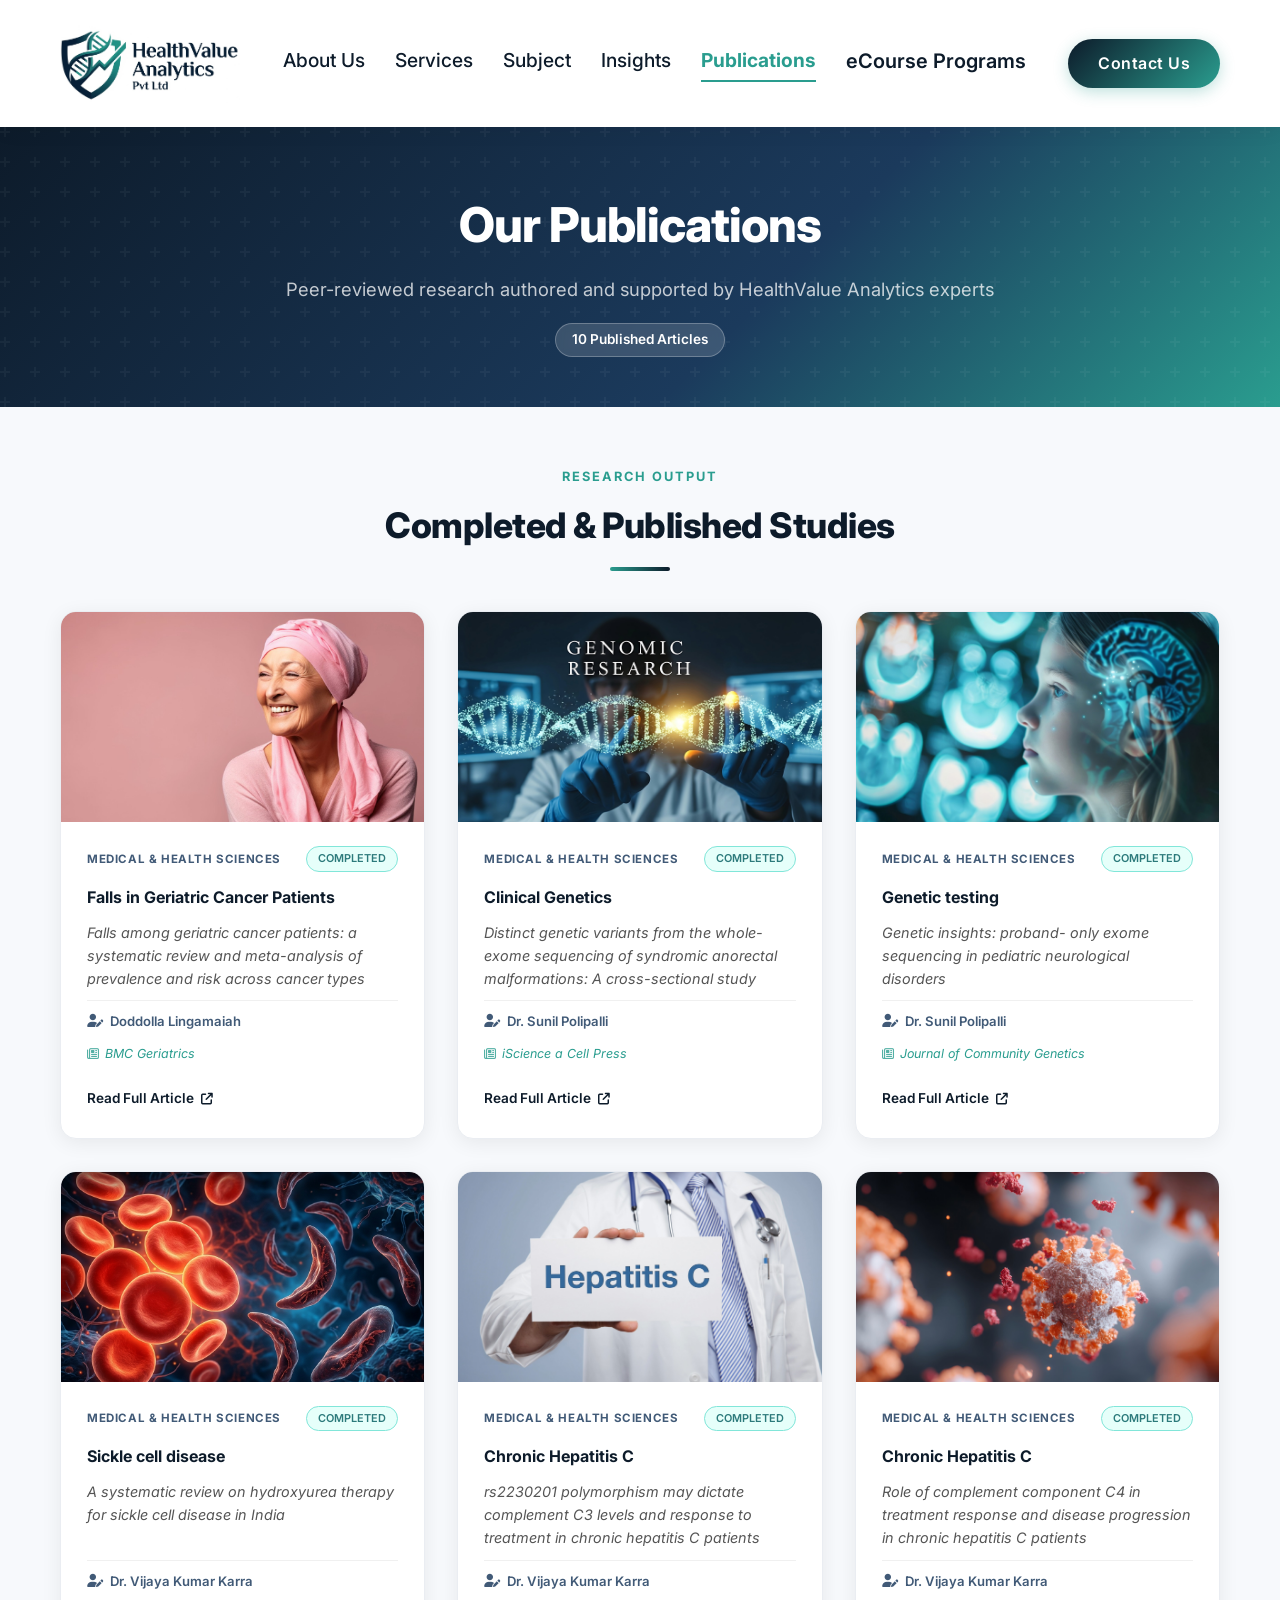
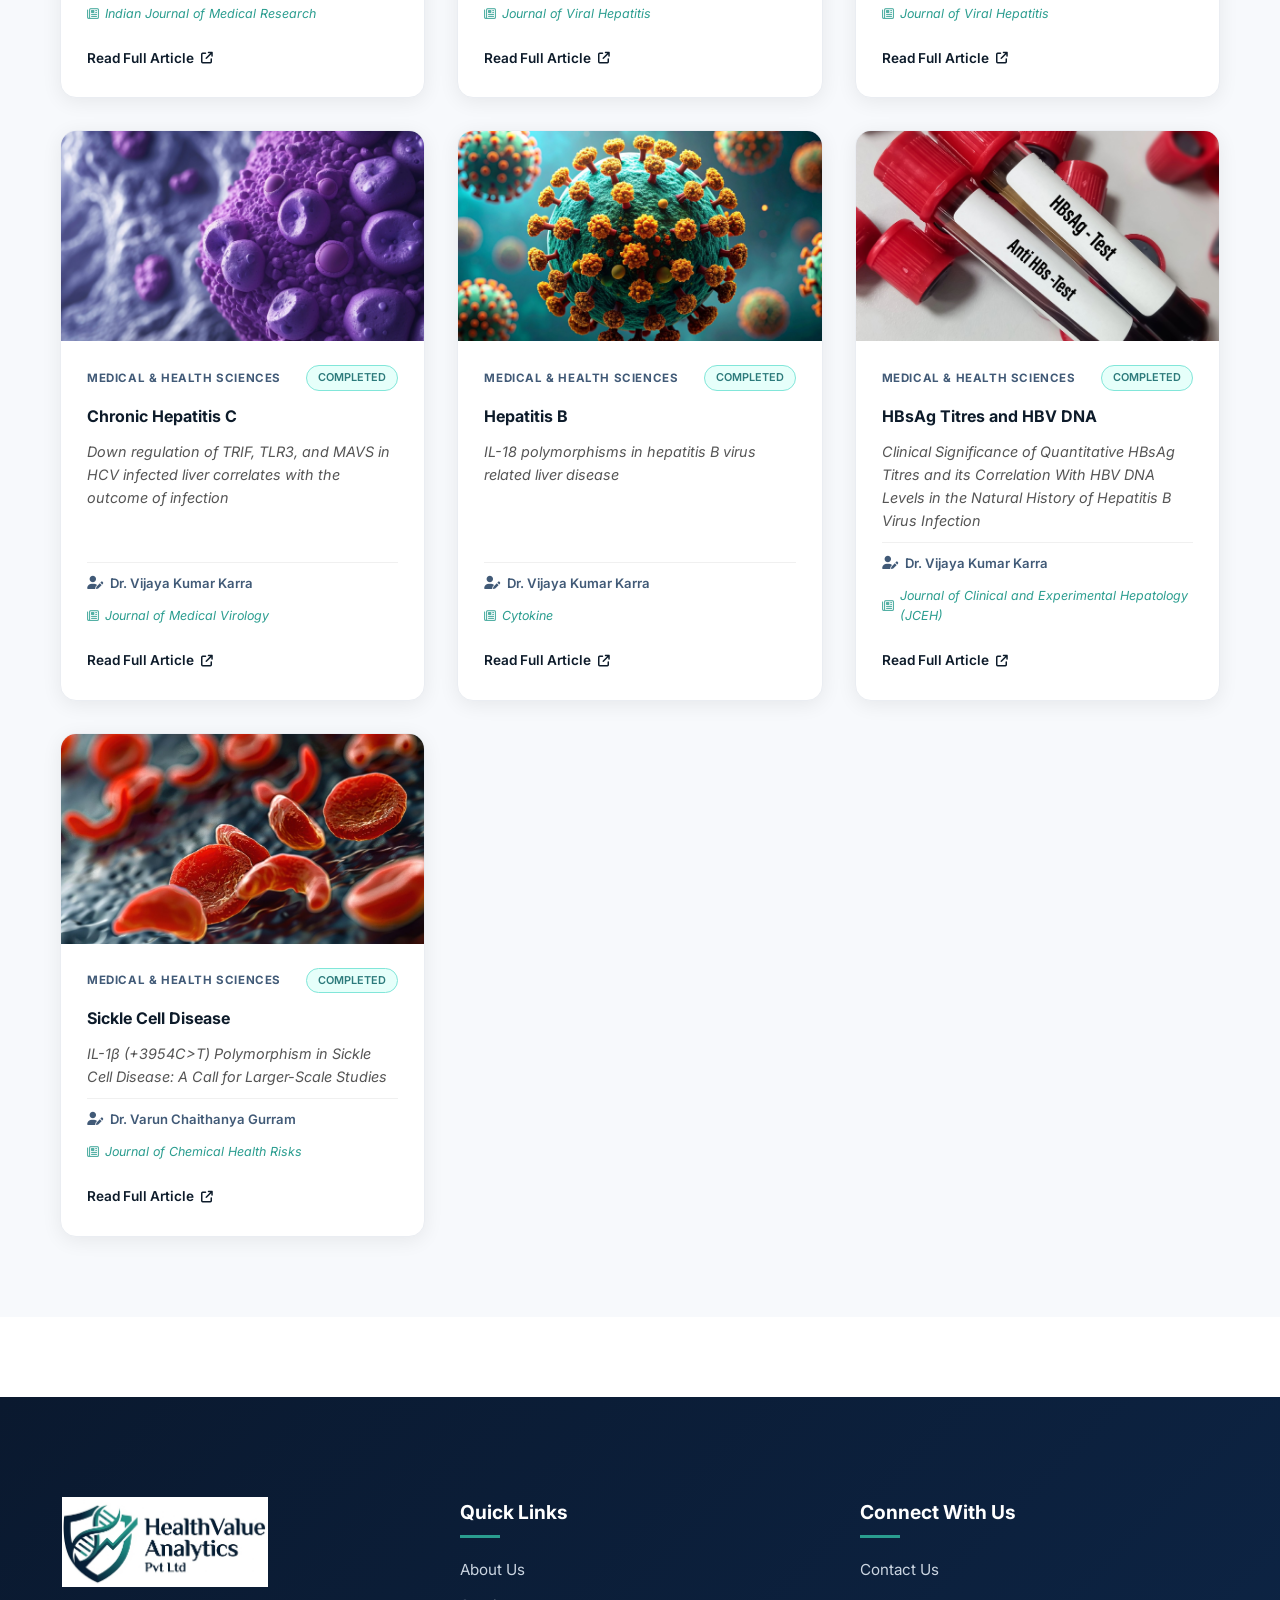
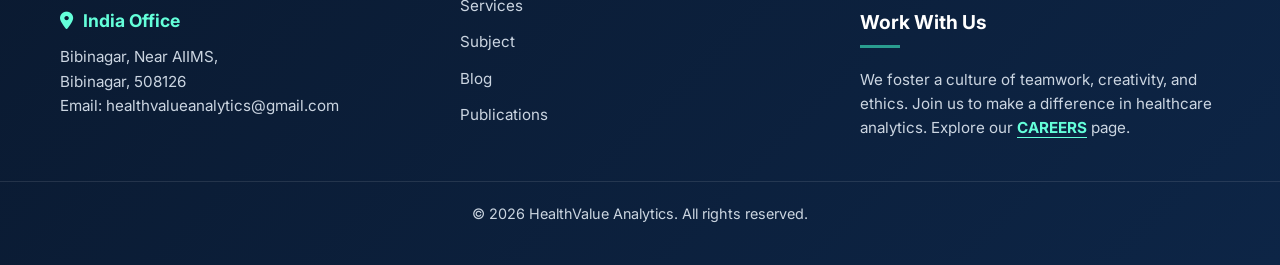
<file: publications.html>
<!DOCTYPE html>
<html lang="en">
<head>
    <meta charset="UTF-8">
    <meta name="viewport" content="width=device-width, initial-scale=1.0">
    <title>Publications – HealthValue Analytics (HVA)</title>
    <meta name="description" content="Explore peer-reviewed research publications by HealthValue Analytics experts across medical sciences, pharmacology, and public health.">
    <link rel="preconnect" href="https://fonts.googleapis.com">
    <link rel="preconnect" href="https://fonts.gstatic.com" crossorigin>
    <link href="https://fonts.googleapis.com/css2?family=Inter:wght@400;500;600;700;800&display=swap" rel="stylesheet">
    <link rel="stylesheet" href="style.css">
    <link rel="stylesheet" href="https://cdnjs.cloudflare.com/ajax/libs/font-awesome/6.4.0/css/all.min.css">
    <style>
        /* ── Page-specific styles ── */
        .pub-hero {
            background: linear-gradient(135deg, var(--primary-color) 0%, #1b3a5c 60%, #2a9d8f 100%);
            color: var(--white);
            padding: 60px 0 50px;
            text-align: center;
            position: relative;
            overflow: hidden;
        }

        .pub-hero::before {
            content: '';
            position: absolute;
            inset: 0;
            background: url("data:image/svg+xml,%3Csvg width='60' height='60' viewBox='0 0 60 60' xmlns='http://www.w3.org/2000/svg'%3E%3Cg fill='none' fill-rule='evenodd'%3E%3Cg fill='%23ffffff' fill-opacity='0.04'%3E%3Cpath d='M36 34v-4h-2v4h-4v2h4v4h2v-4h4v-2h-4zm0-30V0h-2v4h-4v2h4v4h2V6h4V4h-4zM6 34v-4H4v4H0v2h4v4h2v-4h4v-2H6zM6 4V0H4v4H0v2h4v4h2V6h4V4H6z'/%3E%3C/g%3E%3C/g%3E%3C/svg%3E");
        }

        .pub-hero h1 {
            font-size: 3rem;
            font-weight: 800;
            letter-spacing: -1px;
            position: relative;
        }

        .pub-hero p {
            font-size: 1.15rem;
            color: rgba(255,255,255,0.75);
            margin-top: 12px;
            position: relative;
        }

        .pub-hero .badge-count {
            display: inline-block;
            background: rgba(255,255,255,0.15);
            border: 1px solid rgba(255,255,255,0.25);
            color: #fff;
            font-size: 0.85rem;
            font-weight: 600;
            padding: 5px 16px;
            border-radius: 50px;
            margin-top: 18px;
            backdrop-filter: blur(4px);
            position: relative;
        }

        /* ── Publications grid ── */
        .publications-section {
            padding: 60px 0 80px;
            background: #f7f9fc;
        }

        .pub-grid {
            display: grid;
            grid-template-columns: repeat(auto-fill, minmax(340px, 1fr));
            gap: 32px;
            margin-top: 40px;
        }

        .pub-card {
            background: #fff;
            border-radius: 16px;
            box-shadow: 0 4px 20px rgba(0,0,0,0.07);
            overflow: hidden;
            display: flex;
            flex-direction: column;
            transition: transform 0.3s ease, box-shadow 0.3s ease;
            border: 1px solid #eaedf2;
            text-decoration: none;
            color: inherit;
        }

        .pub-card:hover {
            transform: translateY(-6px);
            box-shadow: 0 16px 40px rgba(0,0,0,0.12);
        }

        .pub-card-image {
            width: 100%;
            height: 210px;
            object-fit: cover;
            object-position: center top;
            display: block;
            background: #e8edf4;
        }

        .pub-card-body {
            padding: 24px 26px 28px;
            display: flex;
            flex-direction: column;
            gap: 10px;
            flex: 1;
        }

        .pub-card-meta {
            display: flex;
            align-items: center;
            justify-content: space-between;
            flex-wrap: wrap;
            gap: 8px;
        }

        .pub-category {
            font-size: 0.72rem;
            font-weight: 700;
            text-transform: uppercase;
            letter-spacing: 0.6px;
            color: var(--accent-color);
        }

        .pub-status {
            font-size: 0.68rem;
            font-weight: 600;
            padding: 3px 11px;
            border-radius: 20px;
            text-transform: uppercase;
            background: #e6fffa;
            color: #2c7a7b;
            border: 1px solid #81e6d9;
        }

        .pub-title {
            font-size: 1rem;
            font-weight: 700;
            color: var(--primary-color);
            line-height: 1.45;
            margin: 4px 0 2px;
        }

        .pub-slr {
            font-size: 0.9rem;
            font-style: italic;
            color: #555;
            line-height: 1.6;
        }

        .pub-author {
            font-size: 0.82rem;
            font-weight: 600;
            color: var(--accent-color);
            margin-top: auto;
            padding-top: 10px;
            border-top: 1px solid #f0f0f0;
            display: flex;
            align-items: center;
            gap: 7px;
        }

        .pub-author i {
            color: var(--accent-color);
            font-size: 0.8rem;
        }

        .pub-journal {
            font-size: 0.78rem;
            font-style: italic;
            color: #2a9d8f;
            display: flex;
            align-items: center;
            gap: 6px;
            margin-top: 2px;
        }

        .pub-journal i {
            font-size: 0.75rem;
            opacity: 0.8;
        }

        .pub-read-link {
            display: inline-flex;
            align-items: center;
            gap: 7px;
            margin-top: 14px;
            font-size: 0.85rem;
            font-weight: 600;
            color: var(--primary-color);
            transition: color 0.25s, gap 0.25s;
        }

        .pub-card:hover .pub-read-link {
            color: #2a9d8f;
            gap: 10px;
        }

        .pub-read-link i {
            font-size: 0.75rem;
        }

        /* ── Section heading ── */
        .section-label {
            font-size: 0.8rem;
            font-weight: 700;
            text-transform: uppercase;
            letter-spacing: 2px;
            color: #2a9d8f;
            text-align: center;
            margin-bottom: 10px;
        }

        .section-heading {
            font-size: 2.2rem;
            font-weight: 800;
            color: var(--primary-color);
            text-align: center;
            letter-spacing: -0.5px;
        }

        .section-divider {
            width: 60px;
            height: 4px;
            background: linear-gradient(90deg, #2a9d8f, var(--primary-color));
            border-radius: 2px;
            margin: 14px auto 0;
        }

        /* ── Empty state ── */
        .empty-state {
            text-align: center;
            padding: 60px 20px;
            color: #aaa;
            font-size: 1.1rem;
            font-style: italic;
        }

        @media (max-width: 768px) {
            .pub-hero h1 { font-size: 2rem; }
            .pub-grid { grid-template-columns: 1fr; }
        }
    </style>
</head>
<body>

    <!-- Navigation Bar -->
    <nav class="navbar">
        <div class="container">
            <a href="index.html" class="logo">
                <img src="logo.png" alt="HealthValue Analytics Pvt Ltd" class="logo-img">
            </a>
            <div class="menu-toggle" id="mobile-menu">
                <span></span>
                <span></span>
                <span></span>
            </div>
            <div class="nav-links">
                <a href="index.html#about-us">About Us</a>
                <a href="index.html#our-services">Services</a>
                <a href="index.html#subject-coverage">Subject</a>
                <a href="blog.html">Insights</a>
                <a href="publications.html" class="nav-active">Publications</a>
                <a href="ecourses.html" class="nav-ecourses">eCourse Programs</a>
            </div>
            <a href="contact.html" class="btn-contact">Contact Us</a>
        </div>
    </nav>

    <!-- Hero -->
    <section class="pub-hero">
        <div class="container">
            <h1>Our Publications</h1>
            <p>Peer-reviewed research authored and supported by HealthValue Analytics experts</p>
            <span class="badge-count" id="pub-count-badge">Loading...</span>
        </div>
    </section>

    <!-- Publications Grid -->
    <section class="publications-section">
        <div class="container">
            <p class="section-label">Research Output</p>
            <h2 class="section-heading">Completed &amp; Published Studies</h2>
            <div class="section-divider"></div>
            <div class="pub-grid" id="pub-grid">
                <!-- Dynamically populated -->
            </div>
        </div>
    </section>

    <!-- Footer -->
    <footer class="footer" id="contact-info">
        <div class="container footer-grid">
            <div class="footer-col">
                <div class="footer-logo">
                    <img src="logo.png" alt="HealthValue Analytics Pvt Ltd" class="logo-img-footer">
                </div>
                <div class="office-info">
                    <h4><i class="fa-solid fa-location-dot"></i> India Office</h4>
                    <p>
                        Bibinagar, Near AIIMS,<br>
                        Bibinagar, 508126<br>
                        Email: <a href="mailto:healthvalueanalytics@gmail.com" class="footer-email">healthvalueanalytics@gmail.com</a>
                    </p>
                </div>
            </div>
            <div class="footer-col">
                <h3>Quick Links</h3>
                <ul class="footer-links">
                    <li><a href="index.html#about-us">About Us</a></li>
                    <li><a href="index.html#our-services">Services</a></li>
                    <li><a href="index.html#subject-coverage">Subject</a></li>
                    <li><a href="blog.html">Blog</a></li>
                    <li><a href="publications.html">Publications</a></li>
                </ul>
            </div>
            <div class="footer-col">
                <h3>Connect With Us</h3>
                <ul class="footer-links">
                    <li><a href="contact.html">Contact Us</a></li>
                </ul>
                <div class="work-with-us">
                    <h3>Work With Us</h3>
                    <p>We foster a culture of teamwork, creativity, and ethics. Join us to make a difference in healthcare analytics. Explore our <a href="careers.html" class="career-link">CAREERS</a> page.</p>
                </div>
            </div>
        </div>
        <div class="footer-bottom">
            <p>&copy; 2026 HealthValue Analytics. All rights reserved.</p>
        </div>
    </footer>

    <script>
        // ── Mobile menu toggle ──
        const menuToggle = document.getElementById('mobile-menu');
        const navLinks   = document.querySelector('.nav-links');
        if (menuToggle && navLinks) {
            menuToggle.addEventListener('click', () => {
                navLinks.classList.toggle('active');
                menuToggle.classList.toggle('open');
            });
        }

        // ── Publications data (single source of truth — keep in sync with script.js) ──
        const publications = [
            {
                category: "Medical & Health Sciences",
                topic: "Falls in Geriatric Cancer Patients",
                slrTitle: 'Falls among geriatric cancer patients: a systematic review and meta-analysis of prevalence and risk across cancer types',
                journal: "BMC Geriatrics",
                author: "Doddolla Lingamaiah",
                status: "Completed",
                image: "geriatric_cancer.jpg",
                link: "https://link.springer.com/article/10.1186/s12877-025-05722-1"
            },
            {
                category: "Medical & Health Sciences",
                topic: "Clinical Genetics",
                slrTitle: 'Distinct genetic variants from the whole-exome sequencing of syndromic anorectal malformations: A cross-sectional study',
                journal: "iScience a Cell Press",
                author: "Dr. Sunil Polipalli",
                status: "Completed",
                image: "genomic_research.jpg.jpeg",
                link: "https://www.cell.com/iscience/fulltext/S2589-0042(26)00951-X?uuid=uuid%3A49c6f759-d654-44c5-ba97-cb4af71ade6b"
            },
            {
                category: "Medical & Health Sciences",
                topic: "Genetic testing",
                slrTitle: 'Genetic insights: proband- only exome sequencing in pediatric neurological disorders',
                journal: "Journal of Community Genetics",
                author: "Dr. Sunil Polipalli",
                status: "Completed",
                image: "pediatric_neuro_v2.jpg.jpeg",
                link: "https://link.springer.com/article/10.1007/s12687-026-00870-2"
            },
            {
                category: "Medical & Health Sciences",
                topic: "Sickle cell disease",
                slrTitle: 'A systematic review on hydroxyurea therapy for sickle cell disease in India',
                journal: "Indian Journal of Medical Research",
                author: "Dr. Vijaya Kumar Karra",
                status: "Completed",
                image: "hydroxyurea_therapy.png",
                link: "https://journals.lww.com/ijmr/fulltext/2022/08000/a_systematic_review_on_hydroxyurea_therapy_for.18.aspx"
            },
            {
                category: "Medical & Health Sciences",
                topic: "Chronic Hepatitis C",
                slrTitle: 'rs2230201 polymorphism may dictate complement C3 levels and response to treatment in chronic hepatitis C patients',
                journal: "Journal of Viral Hepatitis",
                author: "Dr. Vijaya Kumar Karra",
                status: "Completed",
                image: "hepatitis_c.jpeg",
                link: "https://onlinelibrary.wiley.com/doi/10.1111/jvh.12280?msockid=07af26db8e8a6aa6299330fd8fe86b4f"
            },
            {
                category: "Medical & Health Sciences",
                topic: "Chronic Hepatitis C",
                slrTitle: 'Role of complement component C4 in treatment response and disease progression in chronic hepatitis C patients',
                journal: "Journal of Viral Hepatitis",
                author: "Dr. Vijaya Kumar Karra",
                status: "Completed",
                image: "hepatitis_virus.jpeg",
                link: "https://onlinelibrary.wiley.com/doi/abs/10.1111/jvh.12383"
            },
            {
                category: "Medical & Health Sciences",
                topic: "Chronic Hepatitis C",
                slrTitle: 'Down regulation of TRIF, TLR3, and MAVS in HCV infected liver correlates with the outcome of infection',
                journal: "Journal of Medical Virology",
                author: "Dr. Vijaya Kumar Karra",
                status: "Completed",
                image: "hcv_liver.jpeg",
                link: "https://onlinelibrary.wiley.com/journal/10969071"
            },
            {
                category: "Medical & Health Sciences",
                topic: "Hepatitis B",
                slrTitle: 'IL-18 polymorphisms in hepatitis B virus related liver disease',
                journal: "Cytokine",
                author: "Dr. Vijaya Kumar Karra",
                status: "Completed",
                image: "hepatitis_b.jpeg",
                link: "https://www.sciencedirect.com/science/article/abs/pii/S1043466615000745"
            },
            {
                category: "Medical & Health Sciences",
                topic: "HBsAg Titres and HBV DNA",
                slrTitle: 'Clinical Significance of Quantitative HBsAg Titres and its Correlation With HBV DNA Levels in the Natural History of Hepatitis B Virus Infection',
                journal: "Journal of Clinical and Experimental Hepatology (JCEH)",
                author: "Dr. Vijaya Kumar Karra",
                status: "Completed",
                image: "hbsag_test.jpeg",
                link: "https://www.sciencedirect.com/science/article/abs/pii/S0973688316303036"
            },
            {
                category: "Medical & Health Sciences",
                topic: "Sickle Cell Disease",
                slrTitle: 'IL-1β (+3954C>T) Polymorphism in Sickle Cell Disease: A Call for Larger-Scale Studies',
                journal: "Journal of Chemical Health Risks",
                author: "Dr. Varun Chaithanya Gurram",
                status: "Completed",
                image: "sickle_cell.jpg",
                link: "https://www.jchr.org/index.php/JCHR/article/view/6541"
            }
        ];

        // ── Render ──
        const grid  = document.getElementById('pub-grid');
        const badge = document.getElementById('pub-count-badge');
        const completed = publications.filter(p => p.status === 'Completed');

        badge.textContent = `${completed.length} Published Article${completed.length !== 1 ? 's' : ''}`;

        if (completed.length === 0) {
            grid.innerHTML = '<p class="empty-state">No publications found yet. Check back soon!</p>';
        } else {
            grid.innerHTML = completed.map(p => `
                <a href="${p.link}" target="_blank" rel="noopener noreferrer" class="pub-card">
                    <img class="pub-card-image" src="${p.image}" alt="${p.topic}" onerror="this.style.display='none'">
                    <div class="pub-card-body">
                        <div class="pub-card-meta">
                            <span class="pub-category">${p.category}</span>
                            <span class="pub-status">${p.status}</span>
                        </div>
                        <h2 class="pub-title">${p.topic}</h2>
                        <p class="pub-slr">${p.slrTitle}</p>
                        <div class="pub-author">
                            <i class="fa-solid fa-user-pen"></i>
                            ${p.author}
                        </div>
                        ${p.journal ? `<div class="pub-journal"><i class="fa-regular fa-newspaper"></i>${p.journal}</div>` : ''}
                        <span class="pub-read-link">Read Full Article <i class="fa-solid fa-arrow-up-right-from-square"></i></span>
                    </div>
                </a>
            `).join('');
        }
    </script>
</body>
</html>
</file>
<file: style.css>
html {
    scroll-behavior: smooth;
}

:root {
    --primary-color: #0d1b2a; /* Dark Navy Blue */
    --secondary-color: #1b263b; /* Lighter Navy */
    --accent-color: #415a77; /* Soft Blue Grey */
    --highlight-color: #778da9; /* Light Blue Grey */
    --light-bg: #e0e1dd; /* Off-White/Grey */
    --white: #ffffff;
    --text-dark: #333333;
    --text-light: #f0f0f0;
    --shadow: 0 4px 6px rgba(0, 0, 0, 0.1);
    --shadow-hover: 0 10px 15px rgba(0, 0, 0, 0.15);
    --transition: all 0.3s ease;
}

* {
    margin: 0;
    padding: 0;
    box-sizing: border-box;
}

html {
    scroll-behavior: smooth;
}

body {
    font-family: 'Inter', sans-serif;
    background-color: var(--white);
    color: var(--text-dark);
    line-height: 1.6;
}

.container {
    max-width: 1200px;
    margin: 0 auto;
    padding: 0 20px;
}

/* Navbar */
.navbar {
    background-color: rgba(255, 255, 255, 0.95); /* Slight transparency */
    backdrop-filter: blur(10px); /* Glassmorphism effect */
    padding: 1.5rem 0; /* More spacious */
    box-shadow: 0 4px 20px rgba(0,0,0,0.05); /* Softer, deeper shadow */
    position: sticky; /* Keep sticky for easy navigation access */
    top: 0;
    z-index: 1000;
}

.navbar .container {
    display: flex;
    justify-content: space-between;
    align-items: center;
}

.logo {
    display: flex;
    align-items: center;
    padding: 0;
    /* height: 60px; Removed fixed height for new logo */
    /* overflow: hidden; Removed overflow for new logo */
}

.logo-img {
    height: auto;
    width: 180px; /* Width set to 180px as requested */
    object-fit: contain;
    /* transform: scale(1.35); Removed scale for new logo */
    /* transform-origin: center; */
}

.nav-links {
    display: flex;
    gap: 30px;
}

.nav-links a {
    text-decoration: none;
    color: var(--primary-color);
    font-weight: 500;
    font-size: 1.2rem; /* Increased size for all */
    transition: var(--transition);
    position: relative;
    padding-bottom: 5px;
}

.nav-links a::after {
    content: '';
    position: absolute;
    width: 0;
    height: 2px;
    bottom: 0;
    left: 0;
    background-color: #2a9d8f; /* Teal accent */
    transition: width 0.3s ease;
}

.nav-links a:hover {
    color: #2a9d8f;
}

.nav-links a:hover::after {
    width: 100%;
}

.nav-links .nav-ecourses {
    font-size: 1.25rem;
    font-weight: 600;
}

.btn-contact {
    background: linear-gradient(135deg, var(--primary-color) 0%, #2a9d8f 100%);
    color: var(--white);
    padding: 12px 30px;
    border-radius: 50px;
    text-decoration: none;
    font-weight: 600;
    transition: all 0.3s ease;
    box-shadow: 0 4px 15px rgba(42, 157, 143, 0.3);
    letter-spacing: 0.5px;
}


.btn-contact:hover {
    transform: translateY(-2px);
    box-shadow: 0 8px 25px rgba(42, 157, 143, 0.4);
    filter: brightness(1.1);
}

/* Mobile Menu Toggle */
.menu-toggle {
    display: none;
    flex-direction: column;
    justify-content: space-between;
    width: 30px;
    height: 21px;
    cursor: pointer;
    z-index: 1001;
}

.menu-toggle span {
    display: block;
    height: 3px;
    width: 100%;
    background-color: var(--primary-color);
    border-radius: 3px;
    transition: all 0.3s ease;
}

/* Mobile Nav Styles */
@media (max-width: 768px) {
    .menu-toggle {
        display: flex;
    }

    .nav-links {
        position: absolute;
        top: 100%;
        left: 0;
        width: 100%;
        background-color: rgba(255, 255, 255, 0.98);
        flex-direction: column;
        align-items: center;
        padding: 20px 0;
        box-shadow: 0 10px 20px rgba(0,0,0,0.1);
        clip-path: polygon(0 0, 100% 0, 100% 0, 0 0); /* Hidden by default */
        transition: clip-path 0.4s ease-in-out;
        gap: 20px;
    }

    .nav-links.active {
        clip-path: polygon(0 0, 100% 0, 100% 100%, 0 100%); /* Visible */
    }

    .nav-links a {
        font-size: 1.1rem;
    }

    .navbar .btn-contact {
        display: none; /* Hide button in header, maybe move inside menu if needed, or keep. For now hiding to save space optionally, or we can keep it. Let's keep it visible but maybe smaller? actually usually simple is better. Let's hide it in header and rely on a link in menu or just keep simple. Wait, user probably wants it. Let's keep it but maybe position differently or just let flex handle it. */
        /* Actually, in mobile view, often the CTA is kept or moved. Let's just adjust flex. */
        display: none; 
    }
    
    /* Add CTA inside menu for mobile if needed, or just let user scroll to footer. 
       Let's actually MAKE IT VISIBLE in the menu. We will need to add it to HTML in the menu part or just styling.
       For now, let's keep simple: Standard links in menu. */
}

/* Hero Section */
.hero {
    background-color: var(--primary-color);
    color: var(--white);
    padding: 30px 0 30px;
    text-align: center;
}

.hero-content {
    display: flex;
    flex-direction: column;
    gap: 10px;
}

.hero h1 {
    font-size: 4rem; /* Larger main title */
    font-weight: 800;
    margin-bottom: 15px; /* Space between title and subtitle */
    letter-spacing: -1px;
}

.hero .tagline {
    font-size: 1.5rem; /* Smaller subtitle */
    font-weight: 400; /* Lighter weight */
    text-align: center;
    color: var(--highlight-color); /* Lighter color for hierarchy */
    max-width: 800px;
    margin: 0 auto;
}

/* Services Section */
.services {
    padding: 60px 0 80px;
    background-color: var(--white);
    /* margin-top: -50px; Removed overlap for cleaner interactive flow */
}

.services-grid {
    display: grid;
    grid-template-columns: repeat(3, 1fr);
    gap: 20px;
    margin-bottom: 40px;
}

.service-card {
    background-color: var(--white);
    padding: 30px 20px;
    border-radius: 12px;
    box-shadow: var(--shadow);
    text-align: center;
    transition: var(--transition);
    border: 1px solid #f0f0f0;
    display: flex;
    flex-direction: column;
    align-items: center;
    gap: 20px;
    cursor: pointer;
    position: relative;
    overflow: hidden;
}

.service-card:hover {
    transform: translateY(-5px);
    box-shadow: var(--shadow-hover);
    border-color: var(--accent-color);
}

/* Active State */
.service-card.active {
    background-color: var(--primary-color);
    color: var(--white);
    transform: translateY(-5px);
    box-shadow: var(--shadow-hover);
    border-color: var(--primary-color);
}

.service-card.active .icon-box {
    color: var(--white);
}

.service-card.active h3 {
    color: var(--white);
}

/* Triangle indicator for active card */
.service-card.active::after {
    content: '';
    position: absolute;
    bottom: -10px;
    left: 50%;
    transform: translateX(-50%);
    border-width: 10px 10px 0;
    border-style: solid;
    border-color: var(--primary-color) transparent transparent transparent;
    display: block;
}

.icon-box {
    font-size: 2.5rem;
    color: var(--primary-color);
    margin-bottom: 10px;
    transition: var(--transition);
}

.service-card h3 {
    font-size: 1.1rem;
    font-weight: 600;
    color: var(--primary-color);
    line-height: 1.4;
    transition: var(--transition);
}

/* Service Details Section */
.service-details-container {
    background-color: #f8f9fa;
    border-radius: 15px;
    overflow: hidden;
    max-height: 0;
    opacity: 0;
    transition: all 0.5s ease-in-out;
    box-shadow: inset 0 2px 6px rgba(0,0,0,0.05);
}

.service-details-container.open {
    max-height: 800px; /* Arbitrary large height to allow expansion */
    opacity: 1;
    margin-top: 20px;
    padding: 40px;
    border: 1px solid #e0e0e0;
}

.service-content-wrapper {
    transition: opacity 0.3s ease;
}

.details-inner {
    text-align: center;
    max-width: 800px;
    margin: 0 auto;
}

.details-inner h2 {
    font-size: 2rem;
    color: var(--primary-color);
    margin-bottom: 20px;
}

.details-inner p {
    font-size: 1.1rem;
    color: #555;
    margin-bottom: 30px;
    line-height: 1.8;
}

.feature-list {
    list-style: none;
    display: grid;
    grid-template-columns: repeat(2, 1fr); /* 2 columns for list */
    gap: 15px;
    text-align: left;
    margin: 0 auto 40px;
    max-width: 700px;
}

.feature-list li {
    font-size: 1rem;
    color: var(--text-dark);
    display: flex;
    align-items: center;
    gap: 10px;
}

.feature-list li i {
    color: #2a9d8f; /* Teal/Green for checks */
    font-size: 1.2rem;
}

.btn-enquire {
    display: inline-block;
    background-color: var(--primary-color);
    color: var(--white);
    padding: 15px 40px;
    font-size: 1.1rem;
    font-weight: 600;
    border-radius: 50px;
    text-decoration: none;
    transition: var(--transition);
    box-shadow: 0 4px 10px rgba(13, 27, 42, 0.3);
}

.btn-enquire:hover {
    background-color: #2a9d8f; /* Teal on hover */
    transform: translateY(-3px);
    box-shadow: 0 6px 15px rgba(42, 157, 143, 0.4);
}

.placeholder-text {
    text-align: center;
    color: #999;
    font-size: 1.2rem;
    padding: 20px;
    font-style: italic;
}

/* Responsive Design */
@media (max-width: 1024px) {
    .services-grid {
        grid-template-columns: repeat(2, 1fr);
    }
}

@media (max-width: 768px) {
    .services-grid {
        grid-template-columns: repeat(2, 1fr);
    }

    .feature-list {
        grid-template-columns: 1fr;
    }

    .service-details-container.open {
        padding: 30px 20px;
    }
}

@media (max-width: 480px) {
    .services-grid {
        grid-template-columns: 1fr;
    }
    
    .hero .tagline {
        font-size: 1.5rem;
    }
    
    .details-inner h2 {
        font-size: 1.5rem;
    }

    .update-card.has-image {
        min-width: 320px;
        flex-direction: column; /* Stack on mobile */
    }

    .card-image-side {
        flex: 0 0 180px; /* Fixed height for image on mobile */
        width: 100%;
    }
}

/* Scrolling Updates Marquee */
.updates-marquee {
    background-color: #f0f4f8; /* Light distinct background */
    padding: 20px 0;
    overflow: hidden;
    border-top: 1px solid #e1e4e8;
    border-bottom: 1px solid #e1e4e8;
    position: relative;
    /* margin-top managed by footer top margin, but keeping section flow natural */
}

.marquee-container {
    max-width: 100%;
    margin: 0 auto;
    overflow: hidden;
    white-space: nowrap;
    position: relative;
}

.marquee-container::before,
.marquee-container::after {
    /* Fades on the edges */
    content: '';
    position: absolute;
    top: 0;
    height: 100%;
    width: 100px;
    z-index: 2;
    pointer-events: none;
}

.marquee-container::before {
    left: 0;
    background: linear-gradient(to right, #f0f4f8, transparent);
}

.marquee-container::after {
    right: 0;
    background: linear-gradient(to left, #f0f4f8, transparent);
}

.marquee-track {
    display: inline-flex;
    gap: 30px;
    animation: scroll-left 120s linear infinite;
    padding-left: 30px; /* Initial offset */
}

.marquee-track:hover {
    animation-play-state: paused; /* Pause on hover */
}

@keyframes scroll-left {
    0% {
        transform: translateX(0);
    }
    100% {
        /* Move by 50% because content is duplicated, creating seamless loop */
        /* Exact calculation depends on width, but -50% of track width usually works if items are identical halves */
        /* Alternatively, moving by a fixed visual chunk. simpler is usually -50% if duplicated 1x */
        transform: translateX(-50%);
    }
}

.update-card {
    /* Background color is set inline via JS */
    padding: 20px 25px;
    border-radius: 12px;
    box-shadow: 0 4px 10px rgba(0,0,0,0.05); /* Softer shadow */
    min-width: 350px; /* Slightly wider */
    min-height: 240px; /* Ensure enough height for full content */
    text-decoration: none;
    color: var(--text-dark);
    display: flex;
    flex-direction: column;
    gap: 12px;
    transition: transform 0.3s, box-shadow 0.3s;
    border: 1px solid rgba(0,0,0,0.05); /* Subtle border */
    position: relative; /* For absolute icon positioning */
    overflow: visible; /* Ensure text can wrap and be seen */
    white-space: normal !important; /* Force override marquee nowrap inheritance */
}

.card-bg-icon {
    position: absolute;
    bottom: -15px; /* Partially cut off at bottom */
    right: -10px; /* Partially cut off at right */
    font-size: 5rem; /* Large watermark */
    opacity: 0.1; /* Very subtle */
    color: var(--primary-color);
    pointer-events: none;
    z-index: 0;
    transform: rotate(-15deg);
}

.card-header, .card-topic, .card-slr-title {
    position: relative;
    z-index: 1; /* Ensure text is above icon */
}

.update-card:hover {
    transform: translateY(-5px);
    box-shadow: 0 8px 15px rgba(0,0,0,0.1);
}

.card-header {
    display: flex;
    justify-content: space-between;
    align-items: center;
    margin-bottom: 5px;
}

.card-category {
    font-size: 0.75rem;
    font-weight: 700;
    text-transform: uppercase;
    letter-spacing: 0.5px;
    color: #555;
    opacity: 0.8;
}

.card-status {
    font-size: 0.7rem;
    font-weight: 600;
    padding: 3px 10px;
    border-radius: 20px;
    text-transform: uppercase;
    background-color: rgba(255,255,255,0.6);
    color: #333;
    border: 1px solid rgba(0,0,0,0.1);
}

/* Status specific colors if needed, or rely on general badge style */
.card-status.upcoming { color: #0277bd; }
.card-status.published { color: #2e7d32; }
.card-status.in-review { color: #ef6c00; }
.card-status.drafting { color: #8e24aa; }
.card-status.completed { 
    background-color: #e6fffa; 
    color: #2c7a7b; 
    border-color: #81e6d9;
}


.card-topic {
    font-size: 1.1rem;
    font-weight: 700;
    color: var(--primary-color);
    margin: 0;
    line-height: 1.3;
    white-space: normal !important;
    word-wrap: break-word;
}

.card-slr-title {
    font-size: 0.95rem;
    font-style: italic;
    color: #444;
    margin: 0;
    line-height: 1.6;
    white-space: normal !important;
    overflow: visible;
    word-wrap: break-word;
    overflow-wrap: break-word;
}

.update-card.has-image {
    border: none;
    box-shadow: 0 10px 20px rgba(0,0,0,0.2);
    min-width: 750px; /* Increased to give more space for full text */
    min-height: 280px; /* Taller for split layout visibility */
    padding: 0;
    flex-direction: row;
    background: #ffffff;
    overflow: hidden; /* Re-enable clip for clean rounded corners with image side */
}

.card-image-side {
    flex: 0 0 45%; /* Slightly larger image side */
    background-size: contain; /* Show full image */
    background-repeat: no-repeat;
    background-position: center;
    background-color: #f8fbff; /* Soft background to fill gaps */
    min-height: 100%;
}

.card-text-side {
    flex: 1;
    min-width: 0; /* Critical flex fix for wrapping */
    padding: 30px; /* Increased padding */
    display: flex;
    flex-direction: column;
    gap: 15px;
    background: #ffffff;
    justify-content: center;
    overflow: visible;
}

.update-card.has-image .card-category {
    color: var(--accent-color);
}

.update-card.has-image .card-topic {
    color: var(--primary-color);
}

.update-card.has-image .card-slr-title {
    color: var(--text-dark);
}

.card-author {
    font-size: 0.85rem;
    font-weight: 500;
    margin-top: auto; /* Push to bottom */
    color: var(--accent-color);
    line-height: 1.4;
}

.card-journal {
    font-size: 0.78rem;
    font-weight: 500;
    font-style: italic;
    color: #2a9d8f;
    margin-top: 2px;
    display: flex;
    align-items: center;
    gap: 5px;
}

.card-journal i {
    font-size: 0.75rem;
    opacity: 0.8;
}

.update-card.has-image .card-author {
    border-top: 1px solid rgba(0,0,0,0.05);
    padding-top: 10px;
    margin-top: 10px;
}

.update-card.has-image .card-journal {
    margin-top: 0;
    padding-bottom: 2px;
}

.card-action {
    display: flex;
    align-items: center;
    gap: 8px;
    margin-top: 15px;
    color: var(--accent-color);
    font-weight: 600;
    font-size: 0.9rem;
    transition: all 0.3s ease;
}

.card-action i {
    font-size: 0.8rem;
    transition: transform 0.3s ease;
}

.update-card:hover .card-action {
    color: var(--primary-color);
}

.update-card:hover .card-action i {
    transform: translate(3px, -3px);
}

/* Premium Modal & Form Styling */
.modal-overlay {
    position: fixed;
    top: 0;
    left: 0;
    width: 100%;
    height: 100%;
    background: rgba(13, 27, 42, 0.4);
    backdrop-filter: blur(8px);
    z-index: 2000;
    display: flex;
    justify-content: center;
    align-items: center;
    opacity: 0;
    visibility: hidden;
    transition: all 0.4s cubic-bezier(0.4, 0, 0.2, 1);
}

.modal-overlay.open {
    opacity: 1;
    visibility: visible;
}

.modal-content {
    background: rgba(255, 255, 255, 0.9);
    backdrop-filter: blur(20px);
    border-radius: 24px;
    padding: 40px;
    max-width: 800px;
    width: 95%;
    margin: 20px auto;
    box-shadow: 0 25px 50px -12px rgba(0, 0, 0, 0.25), 
                inset 0 0 0 1px rgba(255, 255, 255, 0.5);
    border: none;
    max-height: 90vh;
    overflow-y: auto;
    position: relative;
    transform: translateY(30px) scale(0.95);
    transition: all 0.5s cubic-bezier(0.34, 1.56, 0.64, 1);
}

.modal-overlay.open .modal-content {
    transform: translateY(0) scale(1);
}

.modal-close {
    position: absolute;
    top: 20px;
    right: 20px;
    width: 40px;
    height: 40px;
    background: #f1f5f9;
    border: none;
    border-radius: 50%;
    font-size: 24px;
    color: #64748b;
    cursor: pointer;
    display: flex;
    align-items: center;
    justify-content: center;
    transition: all 0.2s;
    z-index: 10;
}

.modal-close:hover {
    background: #e2e8f0;
    color: #0f172a;
    transform: rotate(90deg);
}

.modal-header {
    text-align: center;
    margin-bottom: 30px;
}

.modal-header h2 {
    font-size: 2rem;
    font-weight: 800;
    color: #0f172a;
    margin-bottom: 8px;
    letter-spacing: -0.5px;
}

.modal-subtitle {
    color: #64748b;
    font-size: 1rem;
}

/* Multi-step progress */
.form-progress {
    display: flex;
    justify-content: center;
    gap: 12px;
    margin-bottom: 35px;
}

.progress-step {
    width: 45px;
    height: 6px;
    background: #e2e8f0;
    border-radius: 10px;
    transition: all 0.3s ease;
}

.progress-step.active {
    background: #2a9d8f;
    width: 60px;
}

.progress-step.completed {
    background: #1a3a5c;
}

/* Form Sections (Steps) */
.form-step {
    display: none;
    animation: fadeIn 0.4s ease;
}

.form-step.active {
    display: block;
}

@keyframes fadeIn {
    from { opacity: 0; transform: translateX(10px); }
    to { opacity: 1; transform: translateX(0); }
}

.form-section-title {
    display: flex;
    align-items: center;
    gap: 12px;
    font-size: 1.25rem;
    font-weight: 700;
    color: #1e293b;
    margin-bottom: 24px;
    padding-bottom: 12px;
    border-bottom: 1px solid #f1f5f9;
}

.form-section-title i {
    color: #2a9d8f;
    font-size: 1.1rem;
}

.form-grid {
    display: grid;
    grid-template-columns: repeat(2, 1fr);
    gap: 20px;
}

@media (max-width: 640px) {
    .form-grid { grid-template-columns: 1fr; }
}

.form-group {
    margin-bottom: 20px;
}

.form-group.full-width {
    grid-column: 1 / -1;
}

.form-group label {
    display: block;
    font-size: 0.9rem;
    font-weight: 600;
    color: #334155;
    margin-bottom: 8px;
}

.form-group input, 
.form-group select, 
.form-group textarea {
    width: 100%;
    padding: 12px 16px;
    background: #f8fafc;
    border: 2px solid #f1f5f9;
    border-radius: 12px;
    font-size: 0.95rem;
    color: #0f172a;
    transition: all 0.2s;
    font-family: 'Inter', sans-serif;
}

.form-group input:focus, 
.form-group select:focus, 
.form-group textarea:focus {
    background: #fff;
    border-color: #2a9d8f;
    outline: none;
    box-shadow: 0 0 0 4px rgba(42, 157, 143, 0.1);
}

.form-group input::placeholder {
    color: #94a3b8;
}

/* Buttons */
.form-navigation {
    display: flex;
    justify-content: space-between;
    gap: 15px;
    margin-top: 35px;
    padding-top: 25px;
    border-top: 1px solid #f1f5f9;
}

.btn-prev, .btn-next, .btn-submit-app {
    padding: 14px 28px;
    border-radius: 12px;
    font-weight: 700;
    font-size: 0.95rem;
    cursor: pointer;
    transition: all 0.2s;
    display: flex;
    align-items: center;
    gap: 8px;
    border: none;
}

.btn-prev {
    background: #f1f5f9;
    color: #475569;
}

.btn-prev:hover {
    background: #e2e8f0;
}

.btn-next, .btn-submit-app {
    background: linear-gradient(135deg, #2a9d8f 0%, #1a3a5c 100%);
    color: #fff;
    flex-grow: 1;
    justify-content: center;
    box-shadow: 0 10px 15px -3px rgba(42, 157, 143, 0.3);
}

.btn-next:hover, .btn-submit-app:hover {
    transform: translateY(-2px);
    box-shadow: 0 20px 25px -5px rgba(42, 157, 143, 0.4);
    filter: brightness(1.1);
}

.btn-submit-app {
    background: linear-gradient(135deg, #10b981 0%, #064e3b 100%);
}

/* Success State */
.success-message {
    text-align: center;
    padding: 40px 20px;
}

.success-icon {
    width: 80px;
    height: 80px;
    background: #ecfdf5;
    color: #10b981;
    border-radius: 50%;
    display: flex;
    align-items: center;
    justify-content: center;
    font-size: 40px;
    margin: 0 auto 20px;
    animation: scaleIn 0.5s cubic-bezier(0.34, 1.56, 0.64, 1);
}

@keyframes scaleIn {
    from { transform: scale(0); }
    to { transform: scale(1); }
}

.success-message h3 {
    font-size: 1.75rem;
    font-weight: 800;
    color: #064e3b;
    margin-bottom: 12px;
}

.success-message p {
    color: #374151;
    line-height: 1.6;
}
    transform: translateY(-2px);
}

/* Prevent background scroll when modal is open */
body.modal-open {
    overflow: hidden;
}
.modal-overlay.open .modal-content {
    transform: translateY(0);
}

.modal-close {
    position: absolute;
    top: 15px;
    right: 20px;
    background: none;
    border: none;
    font-size: 1.5rem;
    color: #888;
    cursor: pointer;
    transition: color 0.3s;
}

.modal-close:hover {
    color: var(--primary-color);
}

.modal-content h2 {
    color: var(--primary-color);
    font-size: 2rem;
    margin-bottom: 30px;
    text-align: center;
    font-weight: 800;
}

.enquiry-form {
    display: flex;
    flex-direction: column;
    gap: 20px;
}

.form-row {
    display: grid;
    grid-template-columns: 1fr 1fr;
    gap: 20px;
    margin-bottom: 20px;
}

input, textarea {
    width: 100%;
    padding: 12px 15px;
    border: 1px solid #ddd;
    border-radius: 6px;
    font-size: 1rem;
    font-family: inherit;
    outline: none;
    transition: border-color 0.3s;
}

input:focus, textarea:focus {
    border-color: #2a9d8f; /* Focus color */
}

input::placeholder, textarea::placeholder {
    color: #999;
}

.btn-submit {
    background-color: #0e7490; /* Teal/Blue */
    color: white;
    padding: 12px 30px;
    border: none;
    border-radius: 50px;
    font-size: 1.1rem;
    font-weight: 600;
    cursor: pointer;
    transition: background-color 0.3s;
    margin-top: 10px;
    display: inline-block;
}

.btn-submit:hover {
    background-color: #155e75;
}

/* Modal Responsive */
@media (max-width: 768px) {
    .form-row {
        grid-template-columns: 1fr;
        gap: 15px;
        margin-bottom: 15px;
    }
    
    .modal-content {
        padding: 30px 20px;
    }
    
    .modal-content h2 {
        font-size: 1.5rem;
    }
}
.footer {
    background: linear-gradient(135deg, #0a192f 0%, #0d2546 100%); /* Deep Navy Gradient */
    color: var(--white);
    padding: 60px 0 20px; /* Reduced bottom padding */
    margin-top: 80px;
    font-size: 0.95rem;
}

.footer-grid {
    display: grid;
    grid-template-columns: repeat(3, 1fr);
    gap: 40px;
}

.footer-col h3 {
    font-size: 1.2rem;
    margin-bottom: 20px;
    position: relative;
    padding-bottom: 10px;
    color: var(--white);
}

.footer-col h3::after {
    content: '';
    position: absolute;
    left: 0;
    bottom: 0;
    width: 40px;
    height: 3px;
    background-color: #2a9d8f; /* Teal accent */
}

.footer-logo {
    margin-bottom: 20px;
}

.logo-img-footer {
    height: 90px;
    width: auto;
    object-fit: contain;
    margin-left: 0; 
    transform: translateX(-75px); /* Adjusted left shift */
}

.office-info h4 {
    color: #64ffda; /* Teal highlight */
    margin-bottom: 10px;
    display: flex;
    align-items: center;
    gap: 10px;
    font-size: 1.1rem;
}

.office-info p, .office-info .footer-email {
    line-height: 1.6;
    color: #cbd5e1; /* Light grey text */
    text-decoration: none;
}

.footer-links {
    list-style: none;
}

.footer-links li {
    margin-bottom: 12px;
}

.footer-links a {
    color: #cbd5e1;
    text-decoration: none;
    transition: var(--transition);
    display: inline-block;
}

.footer-links a:hover {
    color: #64ffda;
    transform: translateX(5px);
}

.work-with-us {
    margin-top: 25px;
}

.work-with-us p {
    color: #cbd5e1;
    line-height: 1.6;
}

.career-link {
    color: #64ffda;
    font-weight: 700;
    text-decoration: none;
    border-bottom: 1px solid #64ffda;
    transition: var(--transition);
}

.career-link:hover {
    color: var(--white);
    border-color: var(--white);
}

/* Footer Responsive */
@media (max-width: 768px) {
    .footer-grid {
        grid-template-columns: 1fr;
        text-align: center;
        gap: 40px;
    }
    
    .footer-col h3::after {
        left: 50%;
        transform: translateX(-50%);
    }

    .office-info h4 {
        justify-content: center;
    }
}

/* Partners Marquee Section */
.partners-marquee {
    padding: 60px 0;
    background-color: #f8f9fa;
    border-top: 1px solid #e1e4e8;
    overflow: hidden;
}

.partners-marquee h3 {
    text-align: center;
    margin-bottom: 40px;
    font-size: 1.5rem;
    color: var(--primary-color);
    font-weight: 600;
    letter-spacing: -0.5px;
}

.partners-container {
    width: 100%;
    overflow: hidden;
    position: relative;
}

.partners-container::before,
.partners-container::after {
    content: "";
    position: absolute;
    top: 0;
    width: 100px; /* Fade width */
    height: 100%;
    z-index: 2;
    pointer-events: none;
}

.partners-container::before {
    left: 0;
    background: linear-gradient(to right, #f8f9fa, transparent);
}

.partners-container::after {
    right: 0;
    background: linear-gradient(to left, #f8f9fa, transparent);
}

.partners-track {
    display: flex;
    gap: 60px; /* Space between logos */
    animation: scroll-partners 30s linear infinite;
    width: max-content; /* Ensure width fits content */
    padding: 10px 0;
}

.partners-track:hover {
    animation-play-state: paused;
}

.partner-logo {
    display: flex;
    align-items: center;
    justify-content: center;
    min-width: 120px;
}

.partner-logo img {
    height: 70px; /* Standardize height */
    width: auto;
    max-width: 180px;
    object-fit: contain;
    filter: grayscale(100%) opacity(0.7);
    transition: all 0.3s ease;
    mix-blend-mode: multiply; /* Helps transparent PNGs sit better on light bg */
}

.partner-logo img:hover {
    filter: grayscale(0%) opacity(1);
    transform: scale(1.1);
}

@keyframes scroll-partners {
    0% {
        transform: translateX(0);
    }
    100% {
        /* Move by -50% assuming the duplicated set matches the original */
        transform: translateX(-50%);
    }
}


    .logo-img-footer {
        margin: 0 auto;
        display: block;
    }


/* About Us Section */
.about-us {
    padding: 60px 0; /* Reduced padding since title is gone */
    background-color: var(--white);
    position: relative;
    display: none; /* Hidden by default */
}

.about-us.open {
    display: block;
    animation: fadeIn 0.5s ease;
}

/* Active nav link when section is open */
.nav-links a.nav-active {
    color: #2a9d8f !important;
    font-weight: 700;
}
.nav-links a.nav-active::after {
    width: 100% !important;
    background-color: #2a9d8f;
}

/* Close button inside sections */
.section-close-btn {
    display: flex;
    align-items: center;
    gap: 6px;
    margin: 0 0 20px auto;
    background: none;
    border: 1.5px solid #d0d8e4;
    color: #666;
    font-size: 0.82rem;
    font-weight: 600;
    font-family: 'Inter', sans-serif;
    padding: 6px 16px;
    border-radius: 50px;
    cursor: pointer;
    transition: all 0.25s ease;
}
.section-close-btn:hover {
    background: #fff0f0;
    border-color: #e07070;
    color: #c0392b;
}

.section-title {
    font-size: 2.5rem;
    color: var(--primary-color);
    text-align: center;
    margin-bottom: 40px;
    font-weight: 800;
    position: relative;
    padding-bottom: 15px;
}

.section-title::after {
    content: '';
    position: absolute;
    bottom: 0;
    left: 50%;
    transform: translateX(-50%);
    width: 60px;
    height: 4px;
    background-color: #2a9d8f;
    border-radius: 2px;
}

.about-content {
    max-width: 900px;
    margin: 0 auto;
    color: #4a5568;
    font-size: 1.1rem;
    line-height: 1.8;
    text-align: justify; /* Corporate look */
    /* display: none; Removed previous hidden rule */
}

/* Removed .about-content.open as visibility is now on parent */

@keyframes fadeIn {
    from { opacity: 0; transform: translateY(-10px); }
    to { opacity: 1; transform: translateY(0); }
}

.about-content p {
    margin-bottom: 25px;
}

/* Additional Mobile Polish */
@media (max-width: 768px) {
    .hero h1 {
        font-size: 2.5rem;
    }
    
    .hero .tagline {
        font-size: 1.2rem;
        padding: 0 15px;
    }

    .about-content, .contact-section-modern, .careers-form-container {
        padding-left: 15px;
        padding-right: 15px;
    }
    
    .footer-grid {
        gap: 30px;
    }
    
    .map-container iframe {
        height: 300px;
    }
    
    /* Ensure modal fits */
    .modal-content {
        width: 95%;
        margin: 0 10px;
        max-height: 90vh;
        overflow-y: auto;
    }
    
    .navbar .container {
        padding: 0 20px; /* Ensure edge padding */
    }
    
    /* Adjust logo size for mobile */
    .logo-img {
        width: 140px;
    }
}

.about-content strong {
    color: var(--primary-color);
    font-weight: 700;
}

.highlight-text {
    color: #2a9d8f;
    font-weight: 600;
}

/* Responsive adjust for text alignment */
@media (max-width: 768px) {
    .about-content {
        text-align: left;
    }
}

.about-content.collapsed {
    display: none;
}

/* About Us Content Styling Updates */
.about-content h3 {
    color: var(--primary-color);
    font-size: 1.5rem;
    margin-top: 30px;
    margin-bottom: 15px;
    font-weight: 700;
}

.about-content ul {
    list-style: none;
    margin-bottom: 30px;
    padding-left: 20px;
}

.about-content ul li {
    position: relative;
    padding-left: 25px;
    margin-bottom: 10px;
    color: #4a5568;
}

.about-content ul li::before {
    content: '•';
    color: #2a9d8f;
    font-weight: bold;
    position: absolute;
    left: 0;
    font-size: 1.2rem;
    line-height: 1.6;
}

.closing-statement {
    margin-top: 40px;
    font-weight: 600;
    color: var(--primary-color);
    text-align: center;
    font-style: italic;
    font-size: 1.2rem;
    border-top: 1px solid #e2e8f0;
    padding-top: 20px;
}

/* Blog Page Styles */
.blog-hero {
    background: linear-gradient(135deg, var(--secondary-color), var(--primary-color));
    padding: 100px 0 60px;
    text-align: center;
    color: var(--white);
}

.blog-section {
    padding: 60px 0;
    background-color: #f8f9fa;
    min-height: 80vh; /* Increased height since footer is gone */
}

.blog-controls {
    display: flex;
    justify-content: flex-end;
    margin-bottom: 40px;
}

.btn-share-experience {
    background-color: #2a9d8f;
    color: white;
    padding: 12px 25px;
    border: none;
    border-radius: 5px;
    font-weight: 600;
    cursor: pointer;
    transition: var(--transition);
    display: flex;
    align-items: center;
    gap: 8px;
    font-size: 1rem;
    box-shadow: 0 4px 6px rgba(0,0,0,0.1);
}

.btn-share-experience:hover {
    background-color: #21867a;
    transform: translateY(-2px);
    box-shadow: 0 6px 8px rgba(0,0,0,0.15);
}

.blog-grid {
    display: grid;
    grid-template-columns: repeat(auto-fit, minmax(300px, 1fr));
    gap: 30px;
}

/* Modern Contact Us Section */
.contact-section-modern {
    position: relative;
    width: 100%;
    margin-top: 0;
}

.contact-header-bar {
    background-color: var(--secondary-color); /* Dark Blue */
    color: white;
    text-align: center;
    padding: 20px 0;
}

.contact-header-bar h2 {
    margin: 0;
    font-size: 2rem;
    font-weight: 700;
}

.map-container {
    position: relative;
    width: 100%;
    /* Ensure iframe takes space */
}

/* Floating Contact Card */
.floating-contact-card {
    position: absolute;
    bottom: -50px; /* Slight overlap on map bottom, pushing into next section section space */
    left: 50%;
    transform: translateX(-50%);
    width: 90%;
    max-width: 1200px;
    background-color: var(--secondary-color); /* Deep Navy Blue */
    color: white;
    border-radius: 25px;
    box-shadow: 0 10px 30px rgba(0,0,0,0.3);
    display: grid;
    grid-template-columns: repeat(3, 1fr); /* Changed to 3 columns */
    padding: 40px;
    gap: 20px;
    z-index: 10;
}

/* Adjust footer margin to accommodate floating card */
.footer {
    padding-top: 100px; /* Space for the floating card overlap */
}

.contact-col {
    display: flex;
    flex-direction: column;
    align-items: center;
    text-align: center;
}

/* Icons */
.icon-circle {
    width: 60px;
    height: 60px;
    background-color: rgba(42, 157, 143, 0.2); /* Teal with opacity */
    border-radius: 50%;
    display: flex;
    align-items: center;
    justify-content: center;
    margin-bottom: 15px;
    transition: var(--transition);
}

.icon-circle i {
    font-size: 1.5rem;
    color: #2a9d8f; /* Teal */
}

.contact-col:hover .icon-circle {
    background-color: #2a9d8f;
    transform: scale(1.1);
}

.contact-col:hover .icon-circle i {
    color: white;
}

.contact-col h4 {
    font-size: 1.1rem;
    margin-bottom: 10px;
    font-weight: 600;
}

.contact-col p, .contact-col a {
    font-size: 0.95rem;
    color: #cbd5e0; /* Light Gray secondary text */
    line-height: 1.6;
    text-decoration: none;
    transition: var(--transition);
}

.company-name {
    font-weight: 700;
    color: white !important;
    margin-bottom: 5px;
}

.contact-link:hover {
    color: #2a9d8f;
}

.contact-socials {
    display: flex;
    gap: 15px;
    margin-top: 5px;
}

.contact-socials a i {
    font-size: 1.2rem;
    color: white;
    transition: var(--transition);
}

.contact-socials a:hover i {
    color: #2a9d8f;
}

/* Responsive Grid for Floating Card */
@media (max-width: 992px) {
    .floating-contact-card {
        grid-template-columns: repeat(2, 1fr); /* 2 columns on tablet */
        bottom: -100px;
    }
    .footer {
        padding-top: 150px;
    }
}

@media (max-width: 600px) {
    .floating-contact-card {
        grid-template-columns: 1fr; /* Stacked on mobile */
        position: relative;
        bottom: auto;
        left: auto;
        transform: none;
        width: 100%;
        border-radius: 0;
        margin-top: -5px; /* Eliminate gap if any */
    }
    .footer {
        padding-top: 40px;
    }
}

/* Footer Bottom Alignment */
.footer-bottom {
    text-align: center;
    padding: 20px 0;
    border-top: 1px solid rgba(255, 255, 255, 0.1);
    margin-top: 40px;
    width: 100%;
}

.footer-bottom p {
    color: #cbd5e0;
    font-size: 0.9rem;
    margin: 0;
}
/* Careers Page Styles */
.careers-header {
    background-color: var(--secondary-color); /* Dark Blue */
    color: white;
    padding: 120px 0 40px; /* Reduced top padding to account for nav */
    text-align: center;
}

.careers-header h1 {
    font-size: 2.5rem;
    font-weight: 700;
}

.careers-section {
    padding: 60px 0;
    background-color: #ffffff;
    min-height: 60vh;
    display: flex;
    justify-content: center;
}

.careers-form-container {
    max-width: 800px;
    width: 100%;
}

.careers-form-container form {
    display: flex;
    flex-direction: column;
    gap: 20px;
}

.careers-form-container .form-group input[type="text"],
.careers-form-container .form-group input[type="email"],
.careers-form-container .form-group input[type="tel"],
.careers-form-container .form-group textarea {
    width: 100%;
    padding: 12px 15px;
    border: 1px solid #e2e8f0;
    border-radius: 5px;
    font-size: 1rem;
    /* --- Luxury Variables --- */
    --hva-blue: #0d1b2a;
    --hva-teal: #2a9d8f;
    --hva-accent: #e9c46a;
    --hva-white: #ffffff;
    --hva-bg: #f8fafc;
    --hva-text: #1e293b;
    --hva-text-muted: #64748b;
    --hva-glass: rgba(255, 255, 255, 0.8);
    --hva-border: rgba(226, 232, 240, 0.8);
    --hva-shadow: 0 10px 30px rgba(0,0,0,0.05);
}

/* --- Dark Mode Overrides --- */
[data-theme="dark"] {
    --hva-blue: #020617;
    --hva-teal: #2dd4bf;
    --hva-bg: #0f172a;
    --hva-text: #f1f5f9;
    --hva-text-muted: #94a3b8;
    --hva-glass: rgba(15, 23, 42, 0.8);
    --hva-border: rgba(30, 41, 59, 0.8);
    --hva-shadow: 0 10px 40px rgba(0,0,0,0.3);
}

body {
    background-color: var(--hva-bg);
    color: var(--hva-text);
    transition: background-color 0.3s, color 0.3s;
}

.careers-form-container .form-group textarea {
    resize: vertical;
}

.file-upload-group {
    display: flex;
    flex-direction: column;
    gap: 10px;
}

.file-upload-group label {
    font-weight: 500;
    color: #4a5568;
}

.file-input-wrapper input[type="file"] {
    border: 1px solid #e2e8f0;
    padding: 10px;
    border-radius: 5px;
    width: 100%;
    background-color: #f8fafc;
}

.checkbox-group {
    display: flex;
    align-items: center;
    gap: 10px;
}

.checkbox-group input[type="checkbox"] {
    width: 18px;
    height: 18px;
    accent-color: #2a9d8f;
}

.checkbox-group label {
    font-size: 0.95rem;
    color: #4a5568;
}

.btn-submit-career {
    background-color: #2a9d8f; /* Teal */
    color: white;
    padding: 12px 40px;
    border: none;
    border-radius: 25px; /* Rounded pill shape */
    font-weight: 600;
    font-size: 1rem;
    cursor: pointer;
    transition: var(--transition);
    align-self: flex-start; /* Align left */
    margin-top: 10px;
}

.btn-submit-career:hover {
    background-color: #21867a;
    transform: translateY(-2px);
    box-shadow: 0 4px 6px rgba(0,0,0,0.1);
}
</file>
